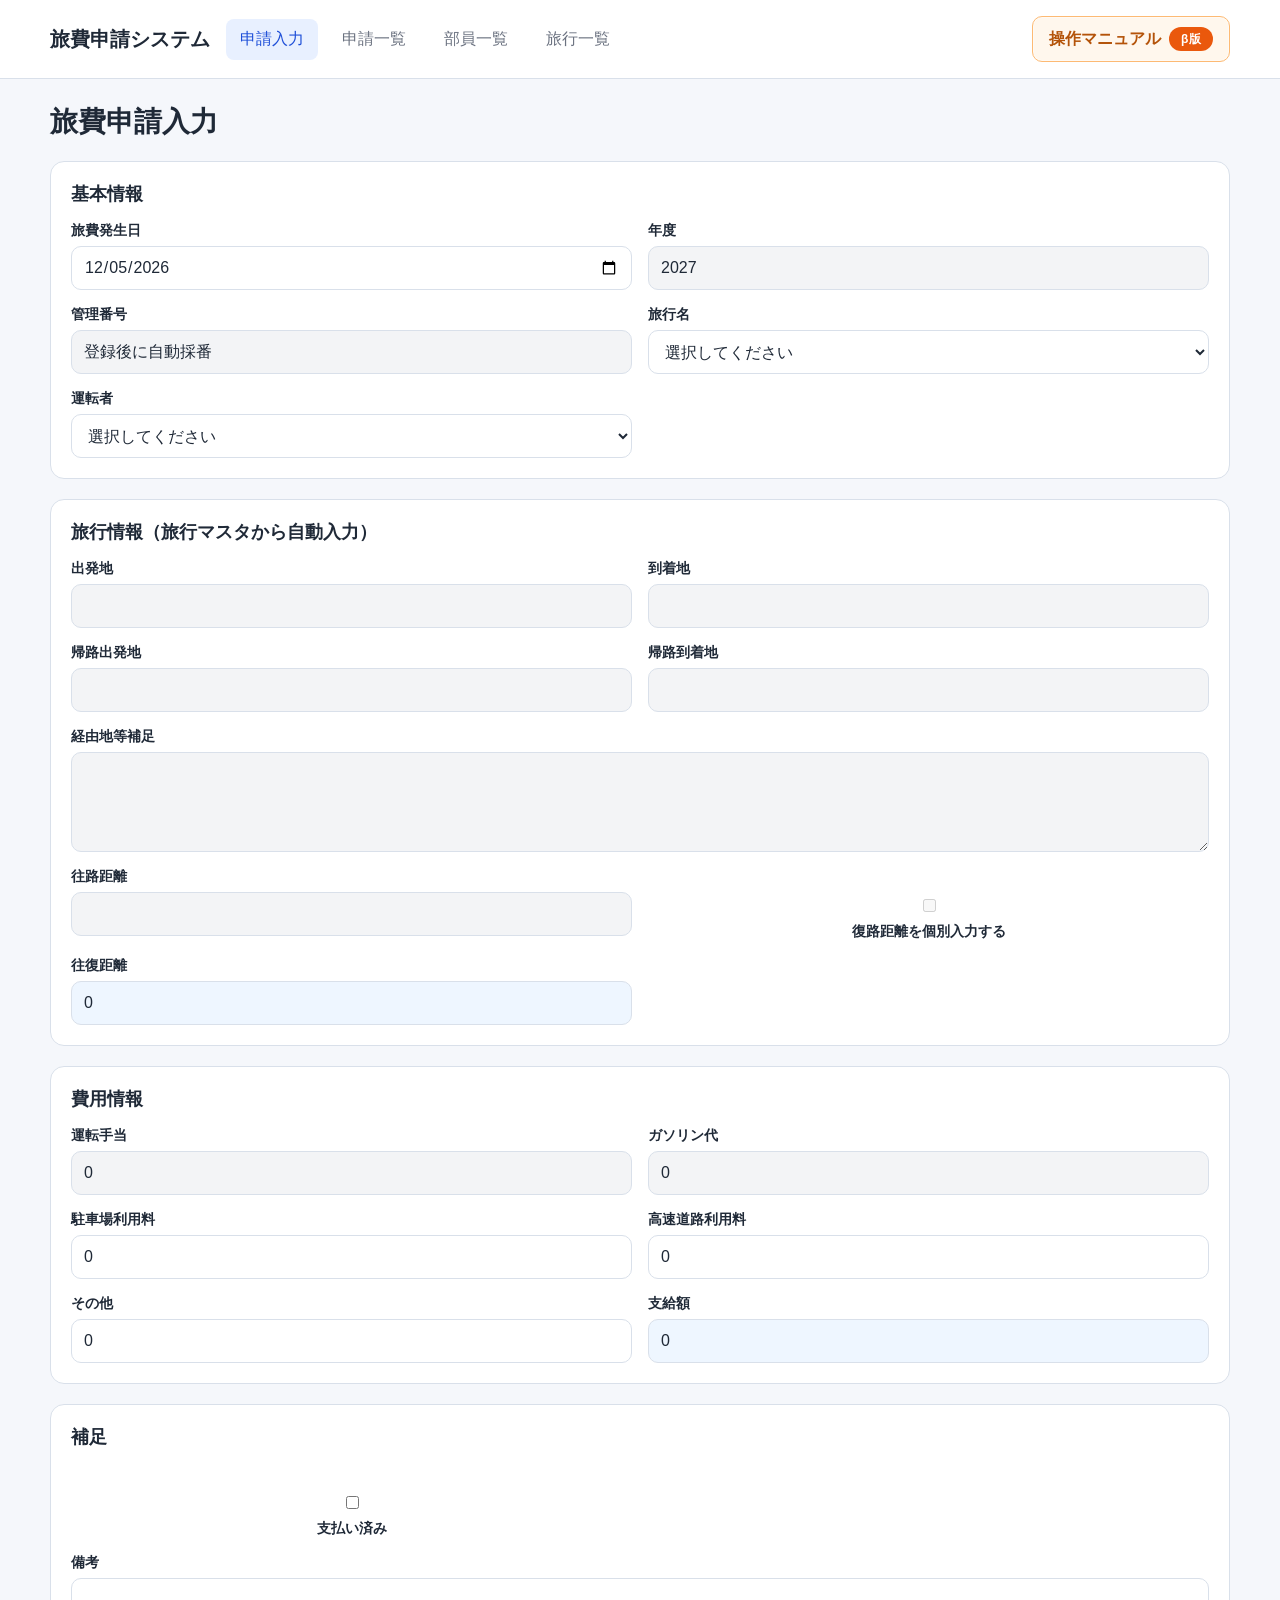
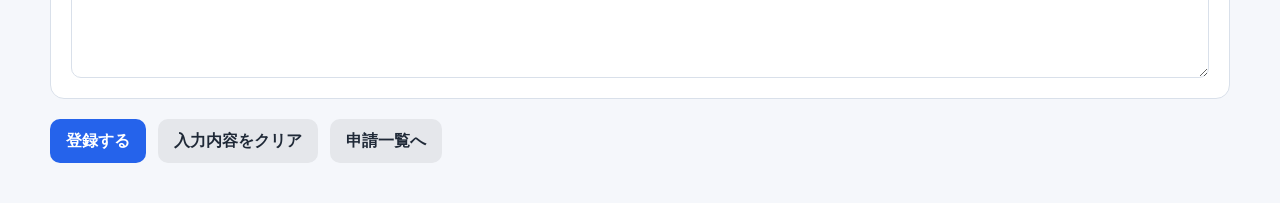
<file: index.html>
<!DOCTYPE html>
<html lang="ja">
<head>
  <meta charset="UTF-8" />
  <meta name="viewport" content="width=device-width, initial-scale=1.0" />
  <title>旅費申請入力</title>
  <link rel="stylesheet" href="css/style.css" />
</head>
<body>
  <div id="loadingOverlay" class="loading-overlay show">
    <div class="loading-panel">
      <div class="loading-spinner"></div>
      <div id="loadingOverlayText">画面を読み込み中...</div>
    </div>
  </div>
  <header class="site-header">
    <div class="container site-header-inner">
      <div class="site-title">旅費申請システム</div>
      <nav class="nav">
        <a href="index.html" class="active">申請入力</a>
        <a href="list.html">申請一覧</a>
        <a href="members.html">部員一覧</a>
        <a href="trips.html">旅行一覧</a>
      </nav><a href="manual.html" class="button-link manual-beta-button"><span class="manual-beta-label">操作マニュアル</span><span class="manual-beta-badge">β版</span></a>
    </div>
  </header>

  <main class="page">
    <div class="container">
      <h1 class="page-title" id="pageTitle">旅費申請入力</h1>
      <div id="message" class="message"></div>

      <form id="travelForm">
        <section class="card">
          <h2 class="card-title">基本情報</h2>
          <div class="grid grid-2">
            <div class="field"><label for="travelDate">旅費発生日</label><input type="date" id="travelDate" required /></div>
            <div class="field"><label for="fiscalYear">年度</label><input type="text" id="fiscalYear" readonly /></div>
            <div class="field"><label for="controlNo">管理番号</label><input type="text" id="controlNo" readonly /></div>
            <div class="field"><label for="tripName">旅行名</label><select id="tripName" required><option value="">選択してください</option></select></div>
            <div class="field"><label for="driverName">運転者</label><select id="driverName" required><option value="">選択してください</option></select></div>
          </div>
        </section>

        <section class="card">
          <h2 class="card-title">旅行情報（旅行マスタから自動入力）</h2>
          <div class="grid grid-2">
            <div class="field"><label for="departureFrom">出発地</label><input type="text" id="departureFrom" readonly /></div>
            <div class="field"><label for="arrivalTo">到着地</label><input type="text" id="arrivalTo" readonly /></div>
            <div class="field"><label for="returnFrom">帰路出発地</label><input type="text" id="returnFrom" readonly /></div>
            <div class="field"><label for="returnTo">帰路到着地</label><input type="text" id="returnTo" readonly /></div>
            <div class="field field-span-2"><label for="routeNote">経由地等補足</label><textarea id="routeNote" readonly></textarea></div>
            <div class="field"><label for="outboundDistance">往路距離</label><input type="number" id="outboundDistance" step="0.1" min="0" readonly /></div>
            <div class="field inline-check"><input type="checkbox" id="separateReturn" disabled /><label for="separateReturn">復路距離を個別入力する</label></div>
            <div class="field hidden" id="returnDistanceField"><label for="returnDistance">復路距離</label><input type="number" id="returnDistance" step="0.1" min="0" readonly /></div>
            <div class="field"><label for="roundTripDistance">往復距離</label><input type="number" id="roundTripDistance" class="amount-box" readonly /></div>
          </div>
        </section>

        <section class="card">
          <h2 class="card-title">費用情報</h2>
          <div class="grid grid-2">
            <div class="field"><label for="driverAllowance">運転手当</label><input type="number" id="driverAllowance" readonly /></div>
            <div class="field"><label for="gasolineFee">ガソリン代</label><input type="number" id="gasolineFee" readonly /></div>
            <div class="field"><label for="parkingFee">駐車場利用料</label><input type="number" id="parkingFee" min="0" step="1" value="0" /></div>
            <div class="field"><label for="tollFee">高速道路利用料</label><input type="number" id="tollFee" min="0" step="1" value="0" /></div>
            <div class="field"><label for="otherFee">その他</label><input type="number" id="otherFee" min="0" step="1" value="0" /></div>
            <div class="field hidden" id="otherDetailField"><label for="otherDetail">その他内容</label><input type="text" id="otherDetail" /></div>
            <div class="field"><label for="paymentAmount">支給額</label><input type="number" id="paymentAmount" class="amount-box" readonly /></div>
          </div>
          <p class="note hidden" id="manualFeeNote">往復距離の四捨五入値が301km以上の場合、運転手当とガソリン代は手入力です。</p>
        </section>

        <section class="card">
          <h2 class="card-title">補足</h2>
          <div class="grid grid-2">
            <div class="field inline-check"><input type="checkbox" id="paidFlag" /><label for="paidFlag">支払い済み</label></div>
            <div></div>
            <div class="field field-span-2"><label for="remarks">備考</label><textarea id="remarks"></textarea></div>
          </div>
        </section>

        <div class="button-row">
          <button type="submit" class="primary" id="submitButton">登録する</button>
          <button type="button" class="secondary" id="clearButton">入力内容をクリア</button>
          <a href="list.html" class="button-link secondary">申請一覧へ</a>
        </div>
      </form>
    </div>
  </main>

  <script src="js/config.js"></script>
  <script src="js/api.js"></script>
  <script src="js/common.js"></script>
  <script src="js/index.js"></script>
</body>
</html>
</file>
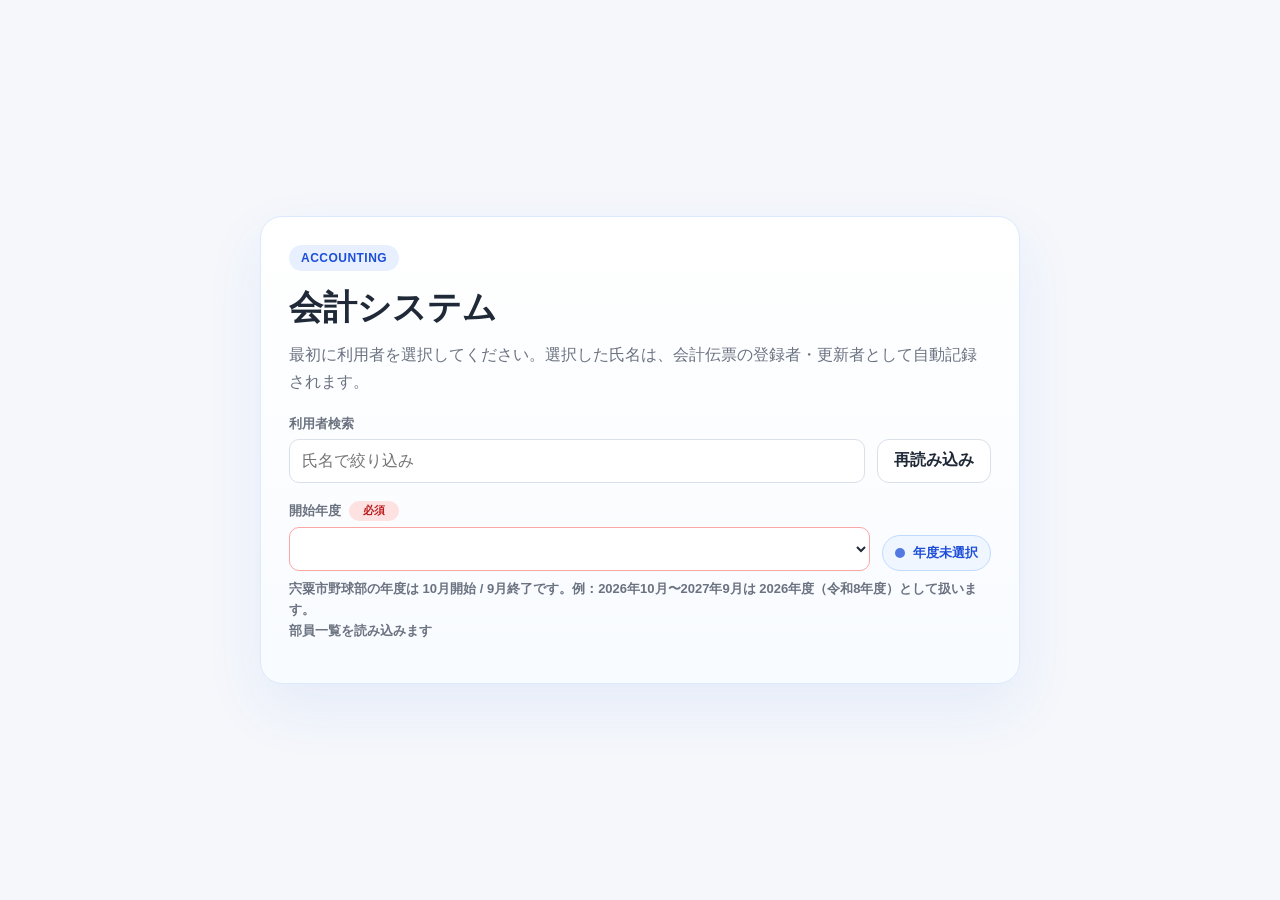
<file: accounting-ui/index.html>
<!DOCTYPE html>
<html lang="ja">
<head>
  <meta charset="UTF-8" />
  <meta name="viewport" content="width=device-width, initial-scale=1.0" />
  <title>宍粟市野球部 会計システム</title>
  <link rel="stylesheet" href="./css/accounting.css" />
</head>
<body>
  <div id="loadingOverlay" class="loading-overlay hidden">
    <div class="loading-panel">
      <div class="loading-spinner"></div>
      <div id="loadingText">読み込み中...</div>
    </div>
  </div>

  <div id="toast" class="toast hidden"></div>

  <section id="userSelectScreen" class="startup-screen">
    <div class="startup-card">
      <div class="startup-badge">Accounting</div>
      <h1>会計システム</h1>
      <p class="startup-lead">最初に利用者を選択してください。選択した氏名は、会計伝票の登録者・更新者として自動記録されます。</p>

      <div class="user-select-toolbar">
        <label class="field grow-field">
          <span>利用者検索</span>
          <input type="text" id="userSearchInput" placeholder="氏名で絞り込み" />
        </label>
        <button id="reloadUsersButton" class="button secondary" type="button">再読み込み</button>
      </div>

      <div id="userListStatus" class="inline-note">部員一覧を読み込みます</div>
      <div id="userList" class="user-list"></div>
    </div>
  </section>

  <div id="appShell" class="app-shell hidden">
    <header class="site-header">
      <div class="container site-header-inner">
        <div>
          <div class="site-title">宍粟市野球部 会計システム</div>
          <div class="site-subtitle">旅費申請システムとは別UI / 共通DB運用</div>
        </div>

        <div class="header-actions">
          <div class="current-user-box">
            <span class="label">現在ユーザー</span>
            <strong id="currentUserName">未選択</strong>
          </div>
          <button id="switchUserButton" class="button secondary" type="button">利用者切替</button>
        </div>
      </div>
    </header>

    <div class="container layout">
      <aside class="sidebar card">
        <div class="sidebar-title">メニュー</div>
        <nav class="side-nav">
          <button class="side-nav-button active" data-page="home" type="button">ホーム</button>
          <button class="side-nav-button" data-page="expenses" type="button">支出伝票一覧</button>
          <button class="side-nav-button" data-page="expense-form" type="button">支出伝票登録</button>
          <button class="side-nav-button" data-page="incomes" type="button">収入伝票一覧</button>
          <button class="side-nav-button" data-page="income-form" type="button">収入伝票登録</button>
          <button class="side-nav-button" data-page="members" type="button">部員一覧</button>
          <button class="side-nav-button" data-page="subjects" type="button">科目一覧</button>
          <button class="side-nav-button" data-page="budget" type="button">予算書</button>
        </nav>
      </aside>

      <main class="content-area">
        <section id="page-home" class="page-section active">
          <div class="page-head">
            <div>
              <h2 class="page-title">ホーム</h2>
              <p class="page-description">対象年度の支出・収入サマリーと、各伝票の登録・一覧確認への導線を表示します。</p>
            </div>
            <div class="page-actions">
              <label class="field compact-field">
                <span>対象年度</span>
                <select id="homeFiscalYear"></select>
              </label>
              <button id="refreshHomeButton" class="button primary" type="button">更新</button>
            </div>
          </div>

          <div class="summary-grid">
            <article class="summary-card">
              <div class="summary-label">支出合計</div>
              <div id="homeExpenseTotal" class="summary-value">0 円</div>
            </article>
            <article class="summary-card income">
              <div class="summary-label">収入合計</div>
              <div id="homeIncomeTotal" class="summary-value">0 円</div>
            </article>
            <article class="summary-card balance">
              <div class="summary-label">収支差額（収入合計 - 支出合計）</div>
              <div id="homeBalanceTotal" class="summary-value">0 円</div>
            </article>
          </div>

          <div class="card quick-card">
            <div class="card-title">クイックアクション</div>
            <div class="button-row wrap-actions">
              <button id="goExpensesButton" class="button primary" type="button">支出伝票一覧へ</button>
              <button id="goExpenseCreateButton" class="button success" type="button">支出伝票を新規登録</button>
              <button id="goIncomesButton" class="button primary income-action" type="button">収入伝票一覧へ</button>
              <button id="goIncomeCreateButton" class="button success income-action" type="button">収入伝票を新規登録</button>
              <button id="openTravelTransferFromHome" class="button secondary" type="button">旅費申請から転記</button>
              <button id="openSwitchUserFromHome" class="button secondary" type="button">利用者を切り替える</button>
            </div>
          </div>
        </section>

        <section id="page-expenses" class="page-section">
          <div class="page-head">
            <div>
              <h2 class="page-title">支出伝票一覧</h2>
              <p class="page-description">支出伝票の検索・確認画面です。選択した伝票は右側で詳細確認し、そのまま編集・削除できます。</p>
            </div>
            <div class="page-actions wrap-actions">
              <label class="field compact-field">
                <span>年度</span>
                <select id="expenseFiscalYear"></select>
              </label>
              <label class="field compact-field grow-field">
                <span>キーワード</span>
                <input type="text" id="expenseKeyword" placeholder="伝票番号 / 科目 / 摘要 / 支払先" />
              </label>
              <button id="searchExpensesButton" class="button primary" type="button">検索</button>
              <button id="openExpenseCreateButton" class="button success" type="button">新規登録</button>
              <button id="openTravelTransferButton" class="button secondary" type="button">旅費申請から転記</button>
            </div>
          </div>

          <div class="content-grid">
            <div class="card table-card">
              <div class="card-title-row">
                <div class="card-title">支出伝票一覧</div>
                <div id="expenseCountLabel" class="inline-note">0件</div>
              </div>
              <div class="table-wrap">
                <table>
                  <thead>
                    <tr>
                      <th>伝票番号</th>
                      <th>年度</th>
                      <th>科目名</th>
                      <th>支出日</th>
                      <th class="text-right">支出金額</th>
                      <th>摘要</th>
                      <th>支払先</th>
                      <th>証憑</th>
                    </tr>
                  </thead>
                  <tbody id="expenseTableBody">
                    <tr>
                      <td colspan="8" class="empty-cell">データを読み込んでください</td>
                    </tr>
                  </tbody>
                </table>
              </div>
            </div>

            <aside class="card detail-card">
              <div class="card-title-row">
                <div class="card-title">伝票詳細</div>
                <div class="button-row tight-row">
                  <button id="editExpenseButton" class="button secondary small" type="button" disabled>編集</button>
                  <button id="deleteExpenseButton" class="button danger small" type="button" disabled>削除</button>
                </div>
              </div>
              <div id="expenseDetailEmpty" class="empty-detail">一覧から伝票を選択してください。</div>

              <div id="expenseDetailBody" class="detail-body hidden">
                <div class="detail-grid">
                  <div class="detail-item"><span>伝票番号</span><strong id="detailVoucherNo">-</strong></div>
                  <div class="detail-item"><span>年度</span><strong id="detailFiscalYear">-</strong></div>
                  <div class="detail-item"><span>科目コード</span><strong id="detailSubjectCode">-</strong></div>
                  <div class="detail-item"><span>科目名</span><strong id="detailSubjectName">-</strong></div>
                  <div class="detail-item"><span>支出日</span><strong id="detailExpenseDate">-</strong></div>
                  <div class="detail-item span-2"><span>摘要</span><strong id="detailSummary">-</strong></div>
                  <div class="detail-item span-2"><span>支払先</span><strong id="detailPayee">-</strong></div>
                  <div class="detail-item"><span>支出金額</span><strong id="detailAmount">-</strong></div>
                  <div class="detail-item"><span>関連旅費管理番号</span><strong id="detailTravelControlNo">-</strong></div>
                  <div class="detail-item span-2"><span>備考</span><strong id="detailNote">-</strong></div>
                  <div class="detail-item"><span>登録者</span><strong id="detailCreatedBy">-</strong></div>
                  <div class="detail-item"><span>更新者</span><strong id="detailUpdatedBy">-</strong></div>
                  <div class="detail-item"><span>登録日時</span><strong id="detailCreatedAt">-</strong></div>
                  <div class="detail-item"><span>更新日時</span><strong id="detailUpdatedAt">-</strong></div>
                </div>

                <div class="evidence-box">
                  <div class="evidence-head">
                    <div>
                      <div class="evidence-title">証憑プレビュー</div>
                      <div id="evidenceMeta" class="inline-note">証憑なし</div>
                    </div>
                    <a id="evidenceOpenLink" class="text-link hidden" target="_blank" rel="noopener noreferrer">別タブで開く</a>
                  </div>
                  <div id="evidencePreview" class="evidence-preview empty-preview">証憑が登録されていません。</div>
                </div>
              </div>
            </aside>
          </div>
        </section>


        <section id="page-incomes" class="page-section">
          <div class="page-head">
            <div>
              <h2 class="page-title">収入伝票一覧</h2>
              <p class="page-description">収入伝票の検索・確認画面です。選択した伝票は右側で詳細確認し、そのまま編集・削除できます。</p>
            </div>
            <div class="page-actions wrap-actions">
              <label class="field compact-field">
                <span>年度</span>
                <select id="incomeFiscalYear"></select>
              </label>
              <label class="field compact-field grow-field">
                <span>キーワード</span>
                <input type="text" id="incomeKeyword" placeholder="伝票番号 / 科目 / 摘要 / 入金元" />
              </label>
              <button id="searchIncomesButton" class="button primary" type="button">検索</button>
              <button id="openIncomeCreateButton" class="button success" type="button">新規登録</button>
            </div>
          </div>

          <div class="content-grid">
            <div class="card table-card">
              <div class="card-title-row">
                <div class="card-title">収入伝票一覧</div>
                <div id="incomeCountLabel" class="inline-note">0件</div>
              </div>
              <div class="table-wrap">
                <table>
                  <thead>
                    <tr>
                      <th>伝票番号</th>
                      <th>年度</th>
                      <th>科目名</th>
                      <th>収入日</th>
                      <th class="text-right">収入金額</th>
                      <th>摘要</th>
                      <th>入金元</th>
                      <th>証憑</th>
                    </tr>
                  </thead>
                  <tbody id="incomeTableBody">
                    <tr>
                      <td colspan="8" class="empty-cell">データを読み込んでください</td>
                    </tr>
                  </tbody>
                </table>
              </div>
            </div>

            <aside class="card detail-card">
              <div class="card-title-row">
                <div class="card-title">伝票詳細</div>
                <div class="button-row tight-row">
                  <button id="editIncomeButton" class="button secondary small" type="button" disabled>編集</button>
                  <button id="deleteIncomeButton" class="button danger small" type="button" disabled>削除</button>
                </div>
              </div>
              <div id="incomeDetailEmpty" class="empty-detail">一覧から伝票を選択してください。</div>

              <div id="incomeDetailBody" class="detail-body hidden">
                <div class="detail-grid">
                  <div class="detail-item"><span>伝票番号</span><strong id="incomeDetailVoucherNo">-</strong></div>
                  <div class="detail-item"><span>年度</span><strong id="incomeDetailFiscalYear">-</strong></div>
                  <div class="detail-item"><span>科目コード</span><strong id="incomeDetailSubjectCode">-</strong></div>
                  <div class="detail-item"><span>科目名</span><strong id="incomeDetailSubjectName">-</strong></div>
                  <div class="detail-item"><span>収入日</span><strong id="incomeDetailDate">-</strong></div>
                  <div class="detail-item span-2"><span>摘要</span><strong id="incomeDetailSummary">-</strong></div>
                  <div class="detail-item span-2"><span>入金元</span><strong id="incomeDetailPayer">-</strong></div>
                  <div class="detail-item"><span>収入金額</span><strong id="incomeDetailAmount">-</strong></div>
                  <div class="detail-item span-2"><span>備考</span><strong id="incomeDetailNote">-</strong></div>
                  <div class="detail-item"><span>登録者</span><strong id="incomeDetailCreatedBy">-</strong></div>
                  <div class="detail-item"><span>更新者</span><strong id="incomeDetailUpdatedBy">-</strong></div>
                  <div class="detail-item"><span>登録日時</span><strong id="incomeDetailCreatedAt">-</strong></div>
                  <div class="detail-item"><span>更新日時</span><strong id="incomeDetailUpdatedAt">-</strong></div>
                </div>

                <div class="evidence-box">
                  <div class="evidence-head">
                    <div>
                      <div class="evidence-title">証憑プレビュー</div>
                      <div id="incomeEvidenceMeta" class="inline-note">証憑なし</div>
                    </div>
                    <a id="incomeEvidenceOpenLink" class="text-link hidden" target="_blank" rel="noopener noreferrer">別タブで開く</a>
                  </div>
                  <div id="incomeEvidencePreview" class="evidence-preview empty-preview">証憑が登録されていません。</div>
                </div>
              </div>
            </aside>
          </div>
        </section>


        <section id="page-members" class="page-section">
          <div class="page-head">
            <div>
              <h2 class="page-title">部員一覧</h2>
              <p class="page-description">会計システムで利用する部員マスタを確認・追加・編集・削除できます。ここで変更した内容は利用者選択にも反映されます。</p>
            </div>
            <div class="page-actions wrap-actions">
              <label class="field compact-field grow-field">
                <span>氏名検索</span>
                <input type="text" id="memberKeyword" placeholder="氏名で絞り込み" />
              </label>
              <button id="searchMembersButton" class="button primary" type="button">検索</button>
              <button id="reloadMembersButton" class="button secondary" type="button">再読み込み</button>
              <button id="saveMemberOrderButton" class="button secondary" type="button" disabled>並び順を保存</button>
              <button id="resetMemberOrderButton" class="button secondary" type="button" disabled>元に戻す</button>
              <button id="openMemberCreateButton" class="button success" type="button">新規登録</button>
            </div>
          </div>

          <div class="content-grid narrow-detail-grid">
            <div class="card table-card">
              <div class="card-title-row member-table-head-row">
                <div>
                  <div class="card-title">部員一覧</div>
                  <div id="memberOrderStatus" class="inline-note">ドラッグ＆ドロップで並び替えできます。保存するとスプレッドシートの順番も更新されます。</div>
                </div>
                <div id="memberCountLabel" class="inline-note">0件</div>
              </div>
              <div class="table-wrap simple-table-wrap">
                <table class="simple-table member-table">
                  <thead>
                    <tr>
                      <th class="member-drag-col">移動</th>
                      <th>氏名</th>
                    </tr>
                  </thead>
                  <tbody id="memberTableBody">
                    <tr>
                      <td class="empty-cell">データを読み込んでください</td>
                    </tr>
                  </tbody>
                </table>
              </div>
            </div>

            <aside class="card detail-card">
              <div class="card-title-row">
                <div class="card-title">部員詳細</div>
                <div class="button-row tight-row">
                  <button id="editMemberButton" class="button secondary small" type="button" disabled>編集</button>
                  <button id="deleteMemberButton" class="button danger small" type="button" disabled>削除</button>
                </div>
              </div>
              <div id="memberDetailEmpty" class="empty-detail">一覧から部員を選択してください。</div>
              <div id="memberDetailBody" class="detail-body hidden">
                <div class="detail-grid one-column-grid">
                  <div class="detail-item">
                    <span>氏名</span>
                    <strong id="memberDetailName">-</strong>
                  </div>
                  <div class="detail-item">
                    <span>利用メモ</span>
                    <strong>利用者選択・登録者名・更新者名に使用されます</strong>
                  </div>
                </div>
              </div>
            </aside>
          </div>
        </section>

        <section id="page-subjects" class="page-section">
          <div class="page-head">
            <div>
              <h2 class="page-title">科目一覧</h2>
              <p class="page-description">支出・収入の科目マスタを確認・追加・編集・削除できます。無効科目も一覧表示します。</p>
            </div>
            <div class="page-actions wrap-actions">
              <label class="field compact-field">
                <span>収支区分</span>
                <select id="subjectTypeFilter">
                  <option value="">すべて</option>
                  <option value="支出">支出</option>
                  <option value="収入">収入</option>
                </select>
              </label>
              <label class="field compact-field grow-field">
                <span>キーワード</span>
                <input type="text" id="subjectKeyword" placeholder="科目コード / 科目名 / 備考" />
              </label>
              <button id="searchSubjectsButton" class="button primary" type="button">検索</button>
              <button id="reloadSubjectsButton" class="button secondary" type="button">再読み込み</button>
              <button id="openSubjectCreateButton" class="button success" type="button">新規登録</button>
            </div>
          </div>

          <div class="content-grid">
            <div class="card table-card">
              <div class="card-title-row">
                <div class="card-title">科目一覧</div>
                <div id="subjectCountLabel" class="inline-note">0件</div>
              </div>
              <div class="table-wrap">
                <table>
                  <thead>
                    <tr>
                      <th>科目コード</th>
                      <th>科目名</th>
                      <th>収支区分</th>
                      <th class="text-right">表示順</th>
                      <th>使用可否</th>
                      <th>備考</th>
                    </tr>
                  </thead>
                  <tbody id="subjectTableBody">
                    <tr>
                      <td colspan="6" class="empty-cell">データを読み込んでください</td>
                    </tr>
                  </tbody>
                </table>
              </div>
            </div>

            <aside class="card detail-card">
              <div class="card-title-row">
                <div class="card-title">科目詳細</div>
                <div class="button-row tight-row">
                  <button id="editSubjectButton" class="button secondary small" type="button" disabled>編集</button>
                  <button id="deleteSubjectButton" class="button danger small" type="button" disabled>削除</button>
                </div>
              </div>
              <div id="subjectDetailEmpty" class="empty-detail">一覧から科目を選択してください。</div>
              <div id="subjectDetailBody" class="detail-body hidden">
                <div class="detail-grid">
                  <div class="detail-item"><span>科目コード</span><strong id="subjectDetailCode">-</strong></div>
                  <div class="detail-item"><span>科目名</span><strong id="subjectDetailName">-</strong></div>
                  <div class="detail-item"><span>収支区分</span><strong id="subjectDetailType">-</strong></div>
                  <div class="detail-item"><span>表示順</span><strong id="subjectDetailSortOrder">-</strong></div>
                  <div class="detail-item"><span>使用可否</span><strong id="subjectDetailEnabled">-</strong></div>
                  <div class="detail-item span-2"><span>備考</span><strong id="subjectDetailNote">-</strong></div>
                </div>
              </div>
            </aside>
          </div>
        </section>

        <section id="page-income-form" class="page-section">
          <div class="page-head">
            <div>
              <h2 id="incomeFormTitle" class="page-title">収入伝票登録</h2>
              <p class="page-description">収入伝票を登録し、証憑を同時に添付できます。</p>
              <div class="required-legend"><span class="required-badge">必須</span> の付いた項目は入力必須です</div>
            </div>
            <div class="page-actions wrap-actions">
              <button id="backToIncomeListButton" class="button secondary" type="button">一覧へ戻る</button>
              <button id="resetIncomeFormButton" class="button secondary" type="button">入力をリセット</button>
              <button id="saveIncomeButton" class="button success" type="button">保存</button>
            </div>
          </div>

          <div class="card form-card">
            <div class="form-grid">
              <label class="field compact-field readonly-field">
                <span>伝票番号</span>
                <input type="text" id="incomeFormVoucherNo" placeholder="新規登録時は自動採番" readonly />
              </label>
              <label class="field compact-field required-field">
                <span>年度</span>
                <select id="incomeFormFiscalYear" required></select>
              </label>
              <label class="field compact-field required-field">
                <span>収入日</span>
                <input type="date" id="incomeFormDate" required />
              </label>
              <label class="field compact-field required-field">
                <span>科目</span>
                <select id="incomeFormSubjectSelect" required></select>
              </label>
              <label class="field compact-field span-2 required-field">
                <span>摘要</span>
                <input type="text" id="incomeFormSummary" placeholder="例：部費収入" required />
              </label>
              <label class="field compact-field required-field">
                <span>入金元</span>
                <input type="text" id="incomeFormPayer" placeholder="例：部員 / 補助金交付元" required />
              </label>
              <label class="field compact-field required-field">
                <span>収入金額</span>
                <input type="number" id="incomeFormAmount" min="1" step="1" placeholder="0" required />
              </label>
              <label class="field compact-field span-2">
                <span>備考</span>
                <textarea id="incomeFormNote" rows="4" placeholder="補足があれば入力"></textarea>
              </label>
            </div>

            <div class="form-separator"></div>

            <div class="card-title">証憑添付</div>
            <div class="upload-grid">
              <div>
                <label class="field compact-field">
                  <span>証憑ファイル</span>
                  <input type="file" id="incomeFormEvidenceFile" accept="application/pdf,image/jpeg,image/png" />
                </label>
                <div class="inline-note">PDF / JPG / PNG、最大5MB</div>
                <label class="check-row" id="incomeRemoveEvidenceRow">
                  <input type="checkbox" id="incomeRemoveEvidenceCheckbox" />
                  <span>既存証憑を削除する</span>
                </label>
              </div>
              <div class="attachment-box">
                <div class="attachment-title">現在の証憑</div>
                <div id="incomeFormEvidenceMeta" class="inline-note">未添付</div>
                <a id="incomeFormEvidenceOpenLink" class="text-link hidden" target="_blank" rel="noopener noreferrer">別タブで開く</a>
              </div>
            </div>

            <div class="form-separator"></div>

            <div class="form-footer button-row wrap-actions">
              <button id="saveIncomeButtonBottom" class="button success" type="button">保存</button>
            </div>
          </div>
        </section>


        <section id="page-budget" class="page-section">
          <div class="page-head">
            <div>
              <h2 class="page-title">予算書</h2>
              <p class="page-description">年度ごとの予算を、科目単位で管理します。予算額のみ入力し、前年度予算額と前年度決算額を参照できます。</p>
            </div>
            <div class="page-actions wrap-actions">
              <label class="field compact-field required-field">
                <span>年度</span>
                <select id="budgetFiscalYear" required></select>
              </label>
              <label class="field compact-field">
                <span>収支区分</span>
                <select id="budgetTypeFilter">
                  <option value="">すべて</option>
                  <option value="支出">支出</option>
                  <option value="収入">収入</option>
                </select>
              </label>
              <button id="reloadBudgetButton" class="button secondary" type="button">再読み込み</button>
              <button id="exportBudgetPdfButton" class="button primary" type="button">PDF出力</button>
              <button id="saveBudgetButton" class="button success" type="button">保存</button>
            </div>
          </div>

          <div class="summary-grid budget-summary-grid">
            <article class="summary-card budget-expense">
              <div class="summary-label">前年度収入額合計</div>
              <div id="budgetTotalAmount" class="summary-value">0 円</div>
            </article>
            <article class="summary-card budget-actual">
              <div class="summary-label">前年度支出額合計</div>
              <div id="budgetActualAmount" class="summary-value">0 円</div>
            </article>
            <article class="summary-card balance">
              <div class="summary-label">差引額</div>
              <div id="budgetDiffAmount" class="summary-value">0 円</div>
            </article>
          </div>

          <div id="budgetPdfResult" class="card budget-pdf-result hidden"></div>

          <div class="card table-card budget-table-card">
            <div class="card-title-row">
              <div>
                <div class="card-title">予算明細</div>
                <div class="inline-note">予算額と備考を編集して保存できます。前年度予算額と前年度決算額は自動表示です。</div>
              </div>
              <div id="budgetCountLabel" class="inline-note">0件</div>
            </div>
            <div class="table-wrap budget-table-wrap">
              <table class="budget-table">
                <thead>
                  <tr>
                    <th>収支区分</th>
                    <th>科目コード</th>
                    <th>科目名</th>
                    <th class="text-right">予算額</th>
                    <th class="text-right">前年度予算額</th>
                    <th class="text-right">前年度決算額</th>
                    <th>備考</th>
                  </tr>
                </thead>
                <tbody id="budgetTableBody">
                  <tr>
                    <td colspan="7" class="empty-cell">データを読み込んでください</td>
                  </tr>
                </tbody>
              </table>
            </div>
          </div>
        </section>

        <section id="page-expense-form" class="page-section">
          <div class="page-head">
            <div>
              <h2 id="expenseFormTitle" class="page-title">支出伝票登録</h2>
              <p class="page-description">手入力または旅費申請から転記して、証憑を同時に添付できます。</p>
              <div class="required-legend"><span class="required-badge">必須</span> の付いた項目は入力必須です</div>
            </div>
            <div class="page-actions wrap-actions">
              <button id="backToExpenseListButton" class="button secondary" type="button">一覧へ戻る</button>
              <button id="resetExpenseFormButton" class="button secondary" type="button">入力をリセット</button>
              <button id="openTravelTransferFromForm" class="button secondary" type="button">旅費申請から転記</button>
              <button id="saveExpenseButton" class="button success" type="button">保存</button>
            </div>
          </div>

          <div class="card form-card">
            <div class="form-grid">
              <label class="field compact-field readonly-field">
                <span>伝票番号</span>
                <input type="text" id="formVoucherNo" placeholder="新規登録時は自動採番" readonly />
              </label>
              <label class="field compact-field required-field">
                <span>年度</span>
                <select id="formFiscalYear" required></select>
              </label>
              <label class="field compact-field required-field">
                <span>支出日</span>
                <input type="date" id="formExpenseDate" required />
              </label>
              <label class="field compact-field required-field">
                <span>科目</span>
                <select id="formSubjectSelect" required></select>
              </label>
              <label class="field compact-field span-2 required-field">
                <span>摘要</span>
                <input type="text" id="formSummary" placeholder="例：大会遠征交通費" required />
              </label>
              <label class="field compact-field required-field">
                <span>支払先</span>
                <input type="text" id="formPayee" placeholder="例：山田 太郎" required />
              </label>
              <label class="field compact-field required-field">
                <span>支出金額</span>
                <input type="number" id="formAmount" min="1" step="1" placeholder="0" required />
              </label>
              <label class="field compact-field">
                <span>関連旅費管理番号</span>
                <input type="text" id="formRelatedTravelControlNo" placeholder="旅費転記時に自動設定" readonly />
              </label>
              <label class="field compact-field span-2">
                <span>備考</span>
                <textarea id="formNote" rows="4" placeholder="補足があれば入力"></textarea>
              </label>
            </div>

            <div class="form-separator"></div>

            <div class="card-title">証憑添付</div>
            <div class="upload-grid">
              <div>
                <label class="field compact-field">
                  <span>証憑ファイル</span>
                  <input type="file" id="formEvidenceFile" accept="application/pdf,image/jpeg,image/png" />
                </label>
                <div class="inline-note">PDF / JPG / PNG、最大5MB</div>
                <label class="check-row" id="removeEvidenceRow">
                  <input type="checkbox" id="removeEvidenceCheckbox" />
                  <span>既存証憑を削除する</span>
                </label>
              </div>
              <div class="attachment-box">
                <div class="attachment-title">現在の証憑</div>
                <div id="formEvidenceMeta" class="inline-note">未添付</div>
                <a id="formEvidenceOpenLink" class="text-link hidden" target="_blank" rel="noopener noreferrer">別タブで開く</a>
              </div>
            </div>

            <div class="form-separator"></div>

            <div class="form-footer button-row wrap-actions">
              <button id="saveExpenseButtonBottom" class="button success" type="button">保存</button>
            </div>
          </div>
        </section>
      </main>
    </div>
  </div>

  <div id="switchUserModal" class="modal hidden">
    <div class="modal-backdrop" data-close-modal="switchUserModal"></div>
    <div class="modal-dialog">
      <div class="modal-header">
        <h3>利用者切替</h3>
        <button class="icon-button" type="button" data-close-modal="switchUserModal">×</button>
      </div>
      <div class="modal-body">
        <label class="field">
          <span>利用者検索</span>
          <input type="text" id="switchUserSearchInput" placeholder="氏名で絞り込み" />
        </label>
        <div id="switchUserList" class="user-list compact"></div>
      </div>
    </div>
  </div>

  <div id="travelTransferModal" class="modal hidden">
    <div class="modal-backdrop" data-close-modal="travelTransferModal"></div>
    <div class="modal-dialog wide-dialog">
      <div class="modal-header">
        <h3>旅費申請から転記</h3>
        <button class="icon-button" type="button" data-close-modal="travelTransferModal">×</button>
      </div>
      <div class="modal-body">
        <p class="inline-note modal-note">対象の旅費申請を選択すると、支出伝票登録フォームへ内容を取り込みます。証憑は取り込み後にこの会計画面で添付できます。</p>
        <div class="modal-toolbar wrap-actions">
          <label class="field compact-field">
            <span>年度</span>
            <select id="travelTransferFiscalYear"></select>
          </label>
          <label class="field compact-field grow-field">
            <span>キーワード</span>
            <input type="text" id="travelTransferKeyword" placeholder="管理番号 / 旅行名 / 運転者" />
          </label>
          <button id="searchTravelTransferButton" class="button primary" type="button">検索</button>
        </div>
        <div class="table-wrap modal-table-wrap">
          <table>
            <thead>
              <tr>
                <th>管理番号</th>
                <th>年度</th>
                <th>旅費発生日</th>
                <th>旅行名</th>
                <th>運転者</th>
                <th class="text-right">支給額</th>
                <th>旅費支払済</th>
                <th>会計転記状況</th>
                <th>操作</th>
              </tr>
            </thead>
            <tbody id="travelTransferTableBody">
              <tr>
                <td colspan="9" class="empty-cell">検索してください</td>
              </tr>
            </tbody>
          </table>
        </div>
      </div>
    </div>
  </div>


  <div id="memberFormModal" class="modal hidden">
    <div class="modal-backdrop" data-close-modal="memberFormModal"></div>
    <div class="modal-dialog">
      <div class="modal-header">
        <h3 id="memberFormModalTitle">部員登録</h3>
        <button class="icon-button" type="button" data-close-modal="memberFormModal">×</button>
      </div>
      <div class="modal-body">
        <div class="required-legend"><span class="required-badge">必須</span> の付いた項目は入力必須です</div>
        <div class="form-grid single-form-grid compact-modal-grid">
          <label class="field required-field">
            <span>氏名</span>
            <input type="text" id="memberFormName" placeholder="例：山田 太郎" required />
          </label>
        </div>
        <div class="form-footer button-row wrap-actions modal-footer-actions">
          <button id="memberFormSaveButton" class="button success" type="button">保存</button>
        </div>
      </div>
    </div>
  </div>

  <div id="subjectFormModal" class="modal hidden">
    <div class="modal-backdrop" data-close-modal="subjectFormModal"></div>
    <div class="modal-dialog wide-dialog">
      <div class="modal-header">
        <h3 id="subjectFormModalTitle">科目登録</h3>
        <button class="icon-button" type="button" data-close-modal="subjectFormModal">×</button>
      </div>
      <div class="modal-body">
        <div class="required-legend"><span class="required-badge">必須</span> の付いた項目は入力必須です</div>
        <div class="form-grid compact-modal-grid">
          <label class="field compact-field required-field readonly-field" id="subjectCodeReadonlyRow">
            <span>科目コード</span>
            <input type="text" id="subjectFormCode" placeholder="例：EXP010" />
          </label>
          <label class="field compact-field required-field">
            <span>科目名</span>
            <input type="text" id="subjectFormName" placeholder="例：旅費交通費" required />
          </label>
          <label class="field compact-field required-field">
            <span>収支区分</span>
            <select id="subjectFormType" required>
              <option value="">選択してください</option>
              <option value="支出">支出</option>
              <option value="収入">収入</option>
            </select>
          </label>
          <label class="field compact-field">
            <span>表示順</span>
            <input type="number" id="subjectFormSortOrder" min="0" step="1" placeholder="0" />
          </label>
          <label class="field compact-field span-2">
            <span>備考</span>
            <textarea id="subjectFormNote" rows="3" placeholder="補足があれば入力"></textarea>
          </label>
          <label class="check-row span-2 checkbox-panel">
            <input type="checkbox" id="subjectFormEnabled" checked />
            <span>使用可にする</span>
          </label>
        </div>
        <div class="form-footer button-row wrap-actions modal-footer-actions">
          <button id="subjectFormSaveButton" class="button success" type="button">保存</button>
        </div>
      </div>
    </div>
  </div>

  <script src="./js/accounting.js"></script>
</body>
</html>
</file>
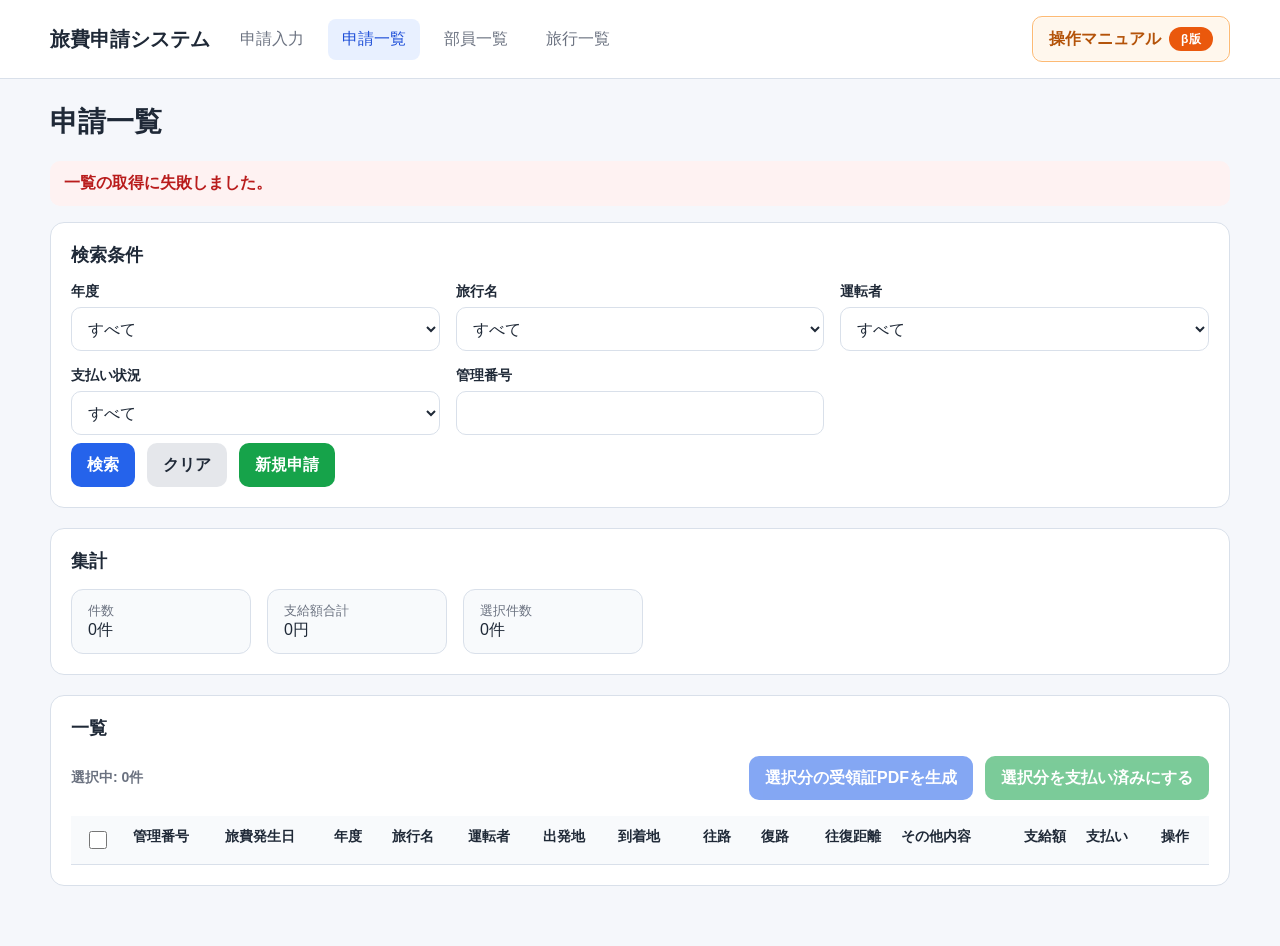
<file: list.html>
<!DOCTYPE html>
<html lang="ja">
<head>
  <meta charset="UTF-8" />
  <meta name="viewport" content="width=device-width, initial-scale=1.0" />
  <title>申請一覧</title>
  <link rel="stylesheet" href="css/style.css?v=20260519-receipt-sheet" />
</head>
<body>
  <div id="loadingOverlay" class="loading-overlay show">
    <div class="loading-panel">
      <div class="loading-spinner"></div>
      <div id="loadingOverlayText">画面を読み込み中...</div>
    </div>
  </div>
  <header class="site-header">
    <div class="container site-header-inner">
      <div class="site-title">旅費申請システム</div>
      <nav class="nav">
        <a href="index.html">申請入力</a>
        <a href="list.html" class="active">申請一覧</a>
        <a href="members.html">部員一覧</a>
        <a href="trips.html">旅行一覧</a>
      </nav><a href="manual.html" class="button-link manual-beta-button"><span class="manual-beta-label">操作マニュアル</span><span class="manual-beta-badge">β版</span></a>
    </div>
  </header>
  <main class="page">
    <div class="container">
      <h1 class="page-title">申請一覧</h1>
      <div id="message" class="message"></div>

      <section class="card">
        <h2 class="card-title">検索条件</h2>
        <div class="grid grid-3">
          <div class="field"><label for="filterFiscalYear">年度</label><select id="filterFiscalYear"><option value="">すべて</option></select></div>
          <div class="field"><label for="filterTripName">旅行名</label><select id="filterTripName"><option value="">すべて</option></select></div>
          <div class="field"><label for="filterDriverName">運転者</label><select id="filterDriverName"><option value="">すべて</option></select></div>
          <div class="field"><label for="filterPaidFlag">支払い状況</label><select id="filterPaidFlag"><option value="">すべて</option><option value="paid">支払い済み</option><option value="unpaid">未払い</option></select></div>
          <div class="field"><label for="filterControlNo">管理番号</label><input type="text" id="filterControlNo" /></div>
        </div>
        <div class="button-row">
          <button class="primary" type="button" id="searchButton">検索</button>
          <button class="secondary" type="button" id="clearSearchButton">クリア</button>
          <a href="index.html" class="button-link success">新規申請</a>
        </div>
      </section>

      <section class="card">
        <h2 class="card-title">集計</h2>
        <div class="summary-box">
          <div class="summary-item"><div class="note">件数</div><div id="summaryCount">0件</div></div>
          <div class="summary-item"><div class="note">支給額合計</div><div id="summaryTotal">0円</div></div>
          <div class="summary-item"><div class="note">選択件数</div><div id="selectedCount">0件</div></div>
        </div>
      </section>

      <section class="card">
        <h2 class="card-title">一覧</h2>
        <div class="selection-toolbar">
          <div class="selection-status" id="selectionStatus">選択中: 0件</div>
          <div class="button-row selection-actions">
            <button class="primary" type="button" id="generateReceiptPdfButton" disabled>選択分の受領証PDFを生成</button>
            <button class="success" type="button" id="markPaidButton" disabled>選択分を支払い済みにする</button>
          </div>
        </div>
        <div id="receiptResult" class="receipt-result hidden"></div>
        <div class="table-wrap">
          <table>
            <thead>
              <tr>
                <th class="checkbox-cell"><input type="checkbox" id="selectAllCheckbox" aria-label="すべて選択" /></th>
                <th>管理番号</th><th>旅費発生日</th><th>年度</th><th>旅行名</th><th>運転者</th><th>出発地</th><th>到着地</th><th class="text-right">往路</th><th class="text-right">復路</th><th class="text-right">往復距離</th><th>その他内容</th><th class="text-right">支給額</th><th>支払い</th><th>操作</th>
              </tr>
            </thead>
            <tbody id="travelTableBody"></tbody>
          </table>
        </div>
      </section>
    </div>
  </main>
  <script src="js/config.js?v=20260519-receipt-sheet"></script>
  <script src="js/api.js?v=20260519-receipt-sheet"></script>
  <script src="js/common.js?v=20260519-receipt-sheet"></script>
  <script src="js/list.js?v=20260519-receipt-sheet"></script>
</body>
</html>
</file>
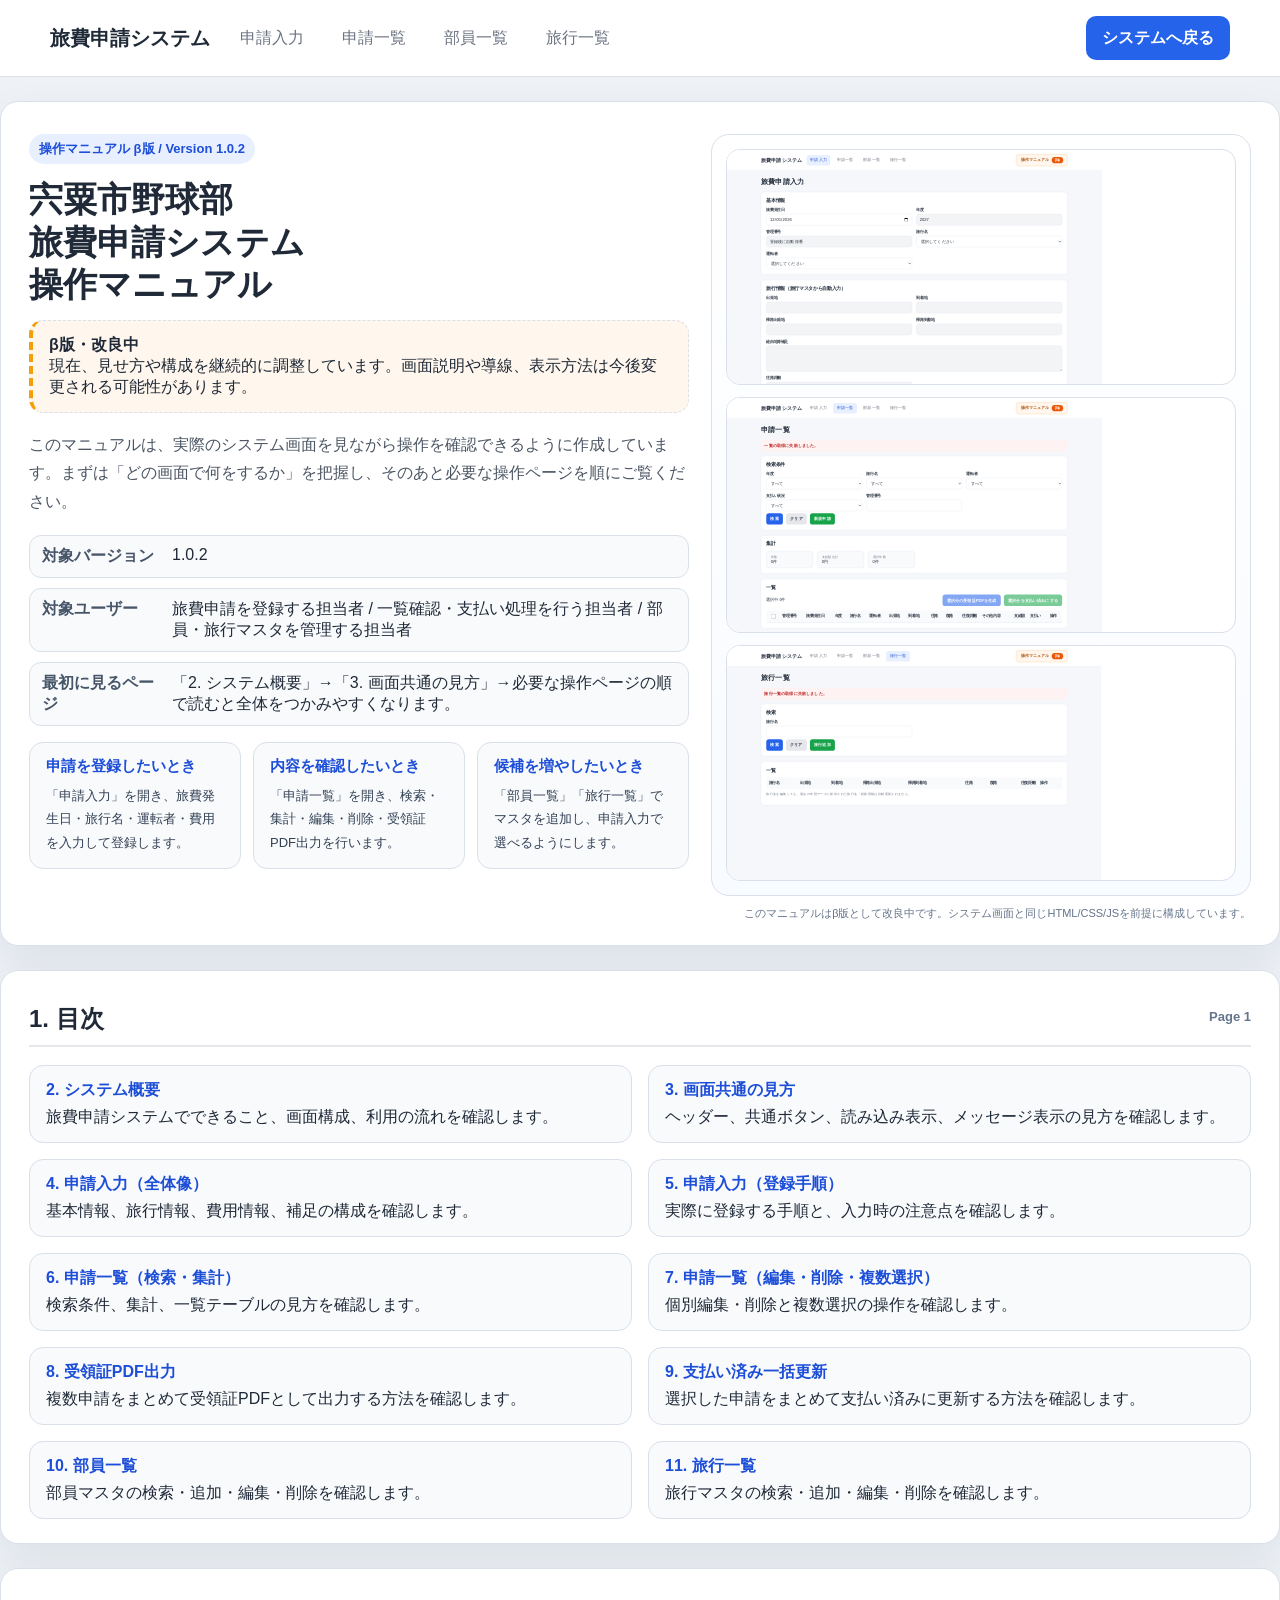
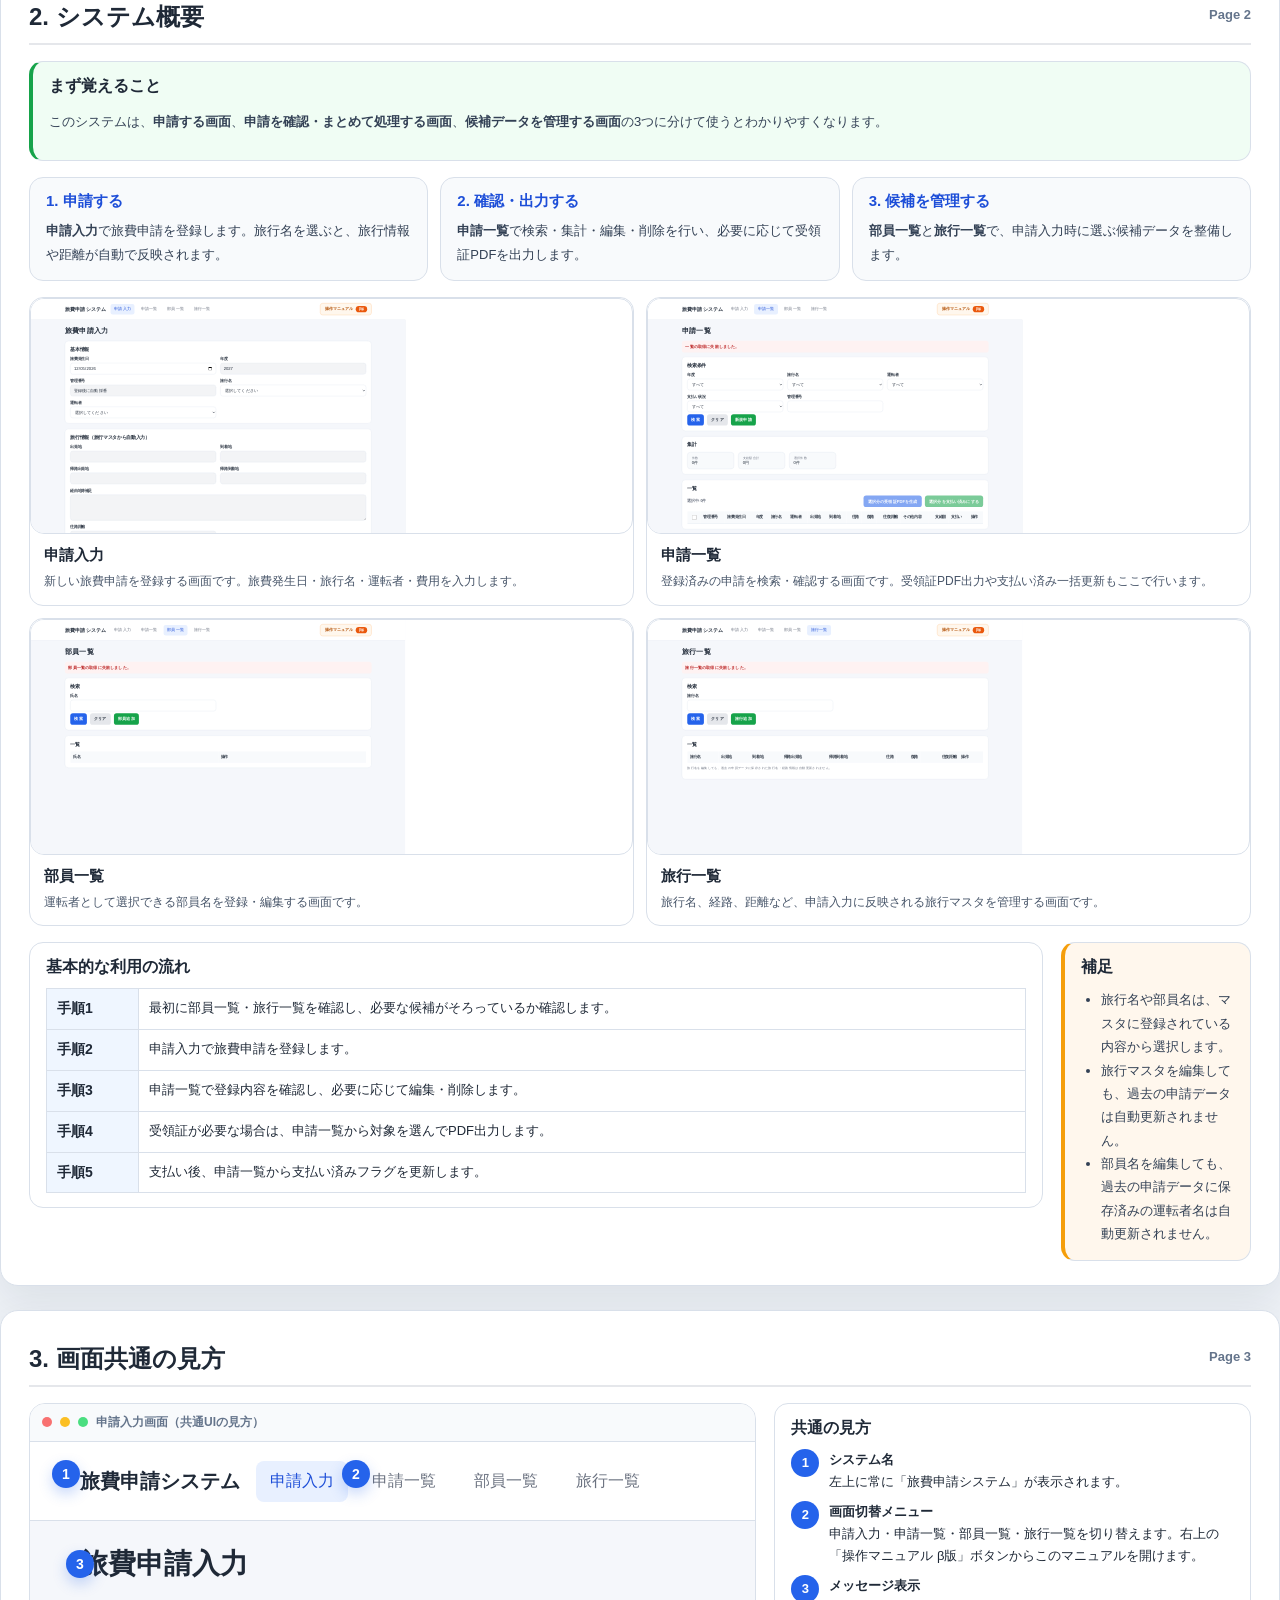
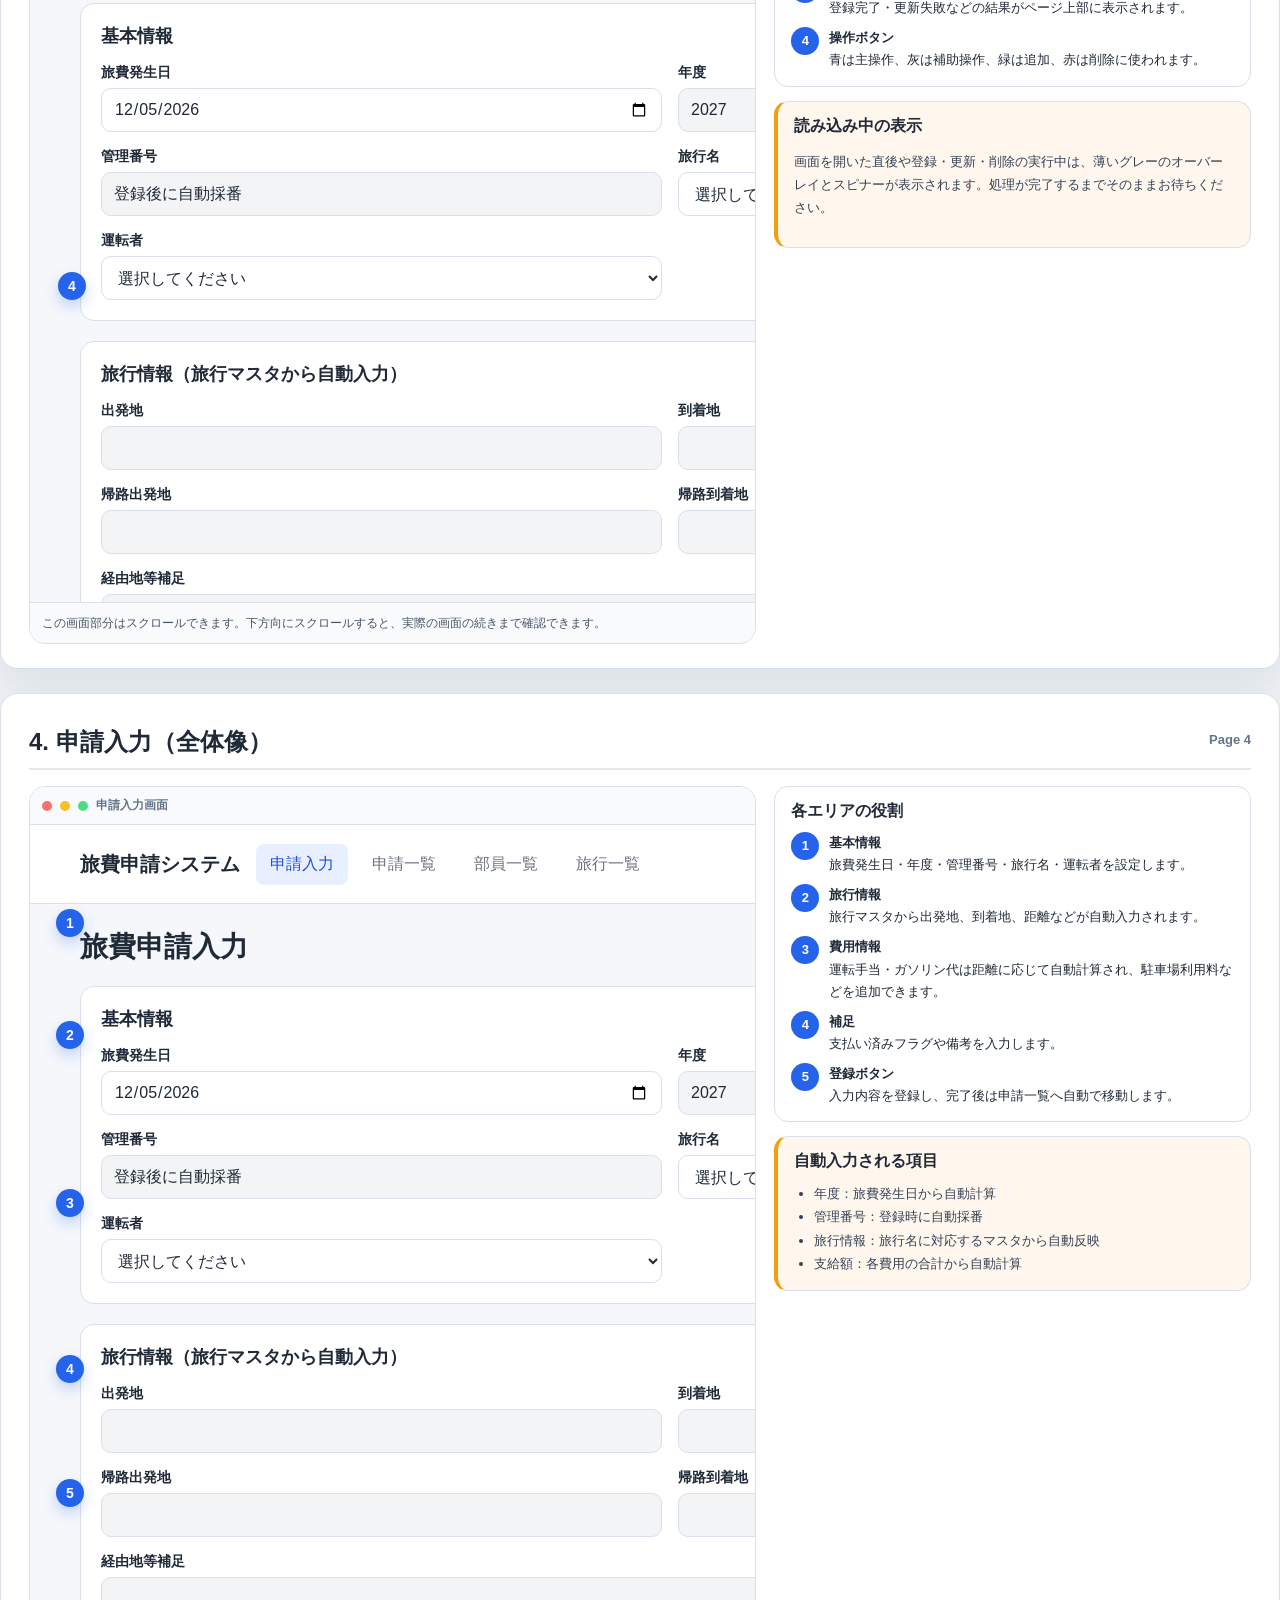
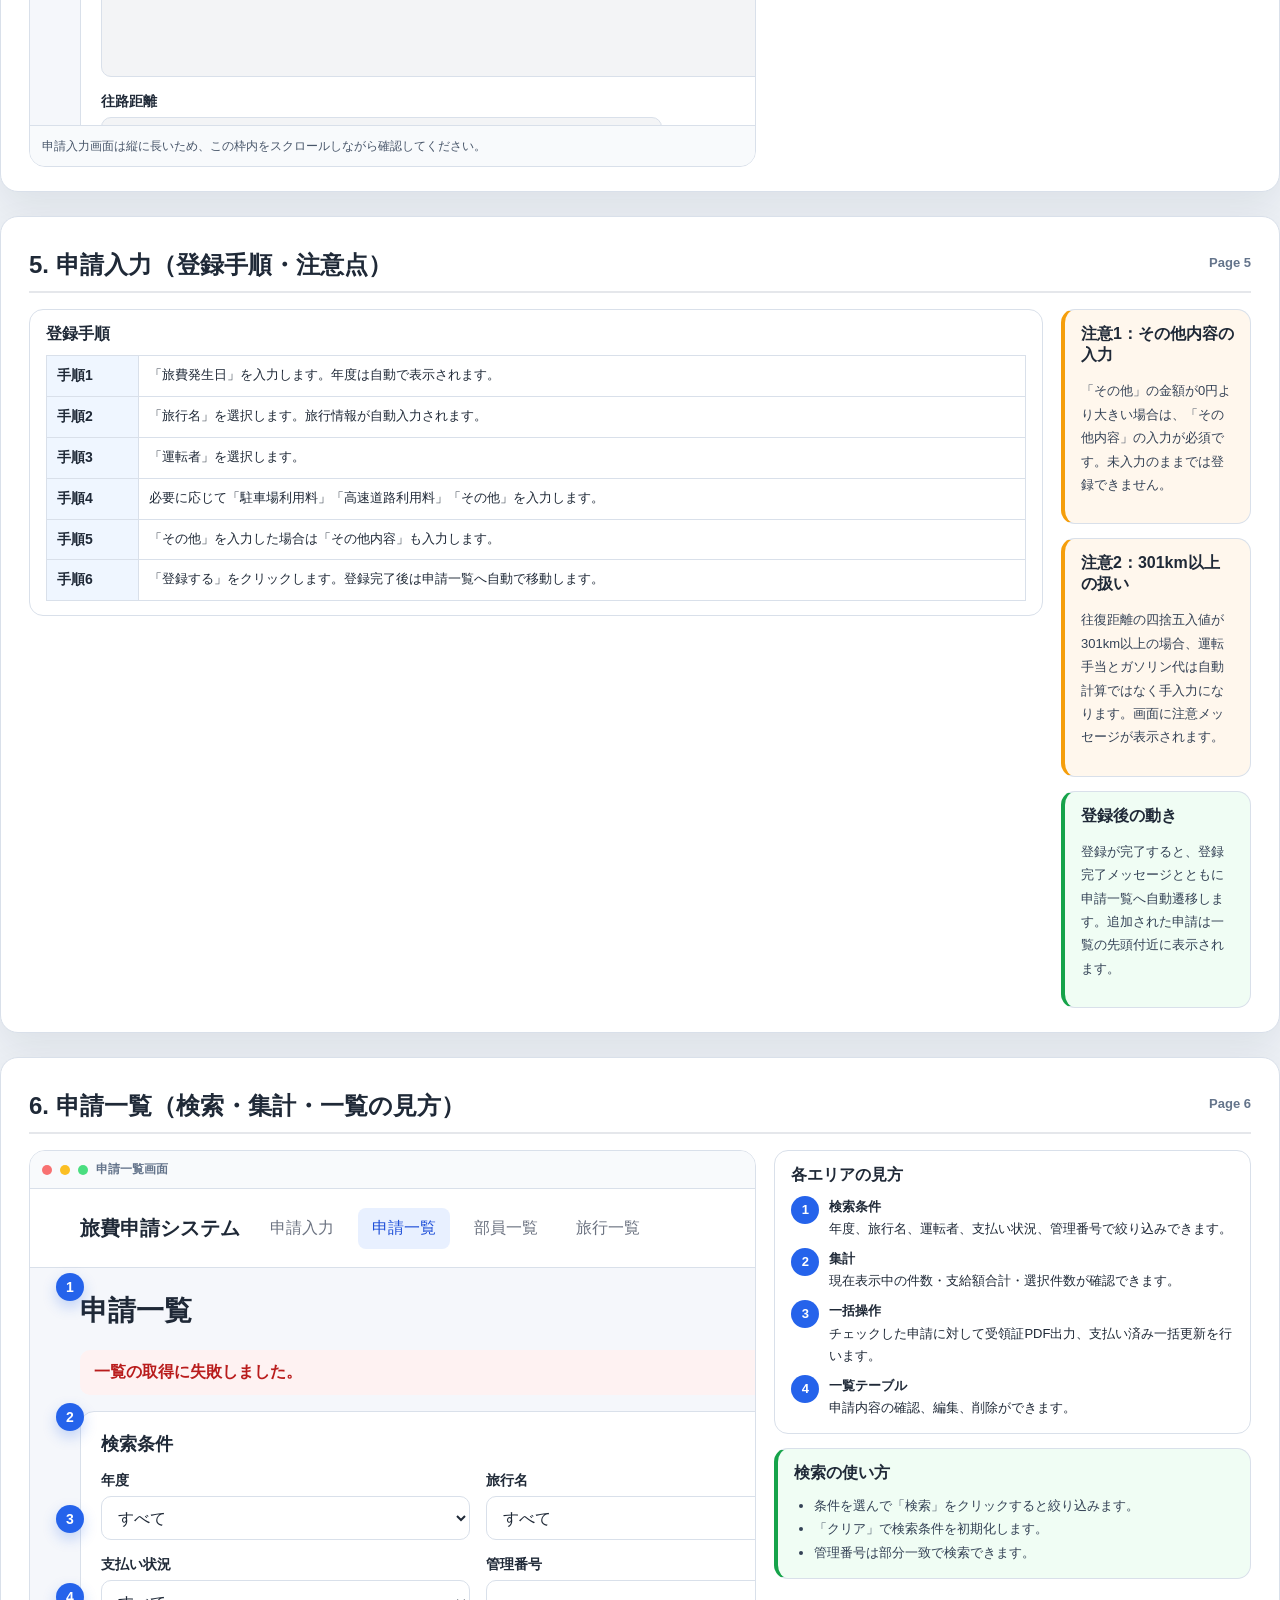
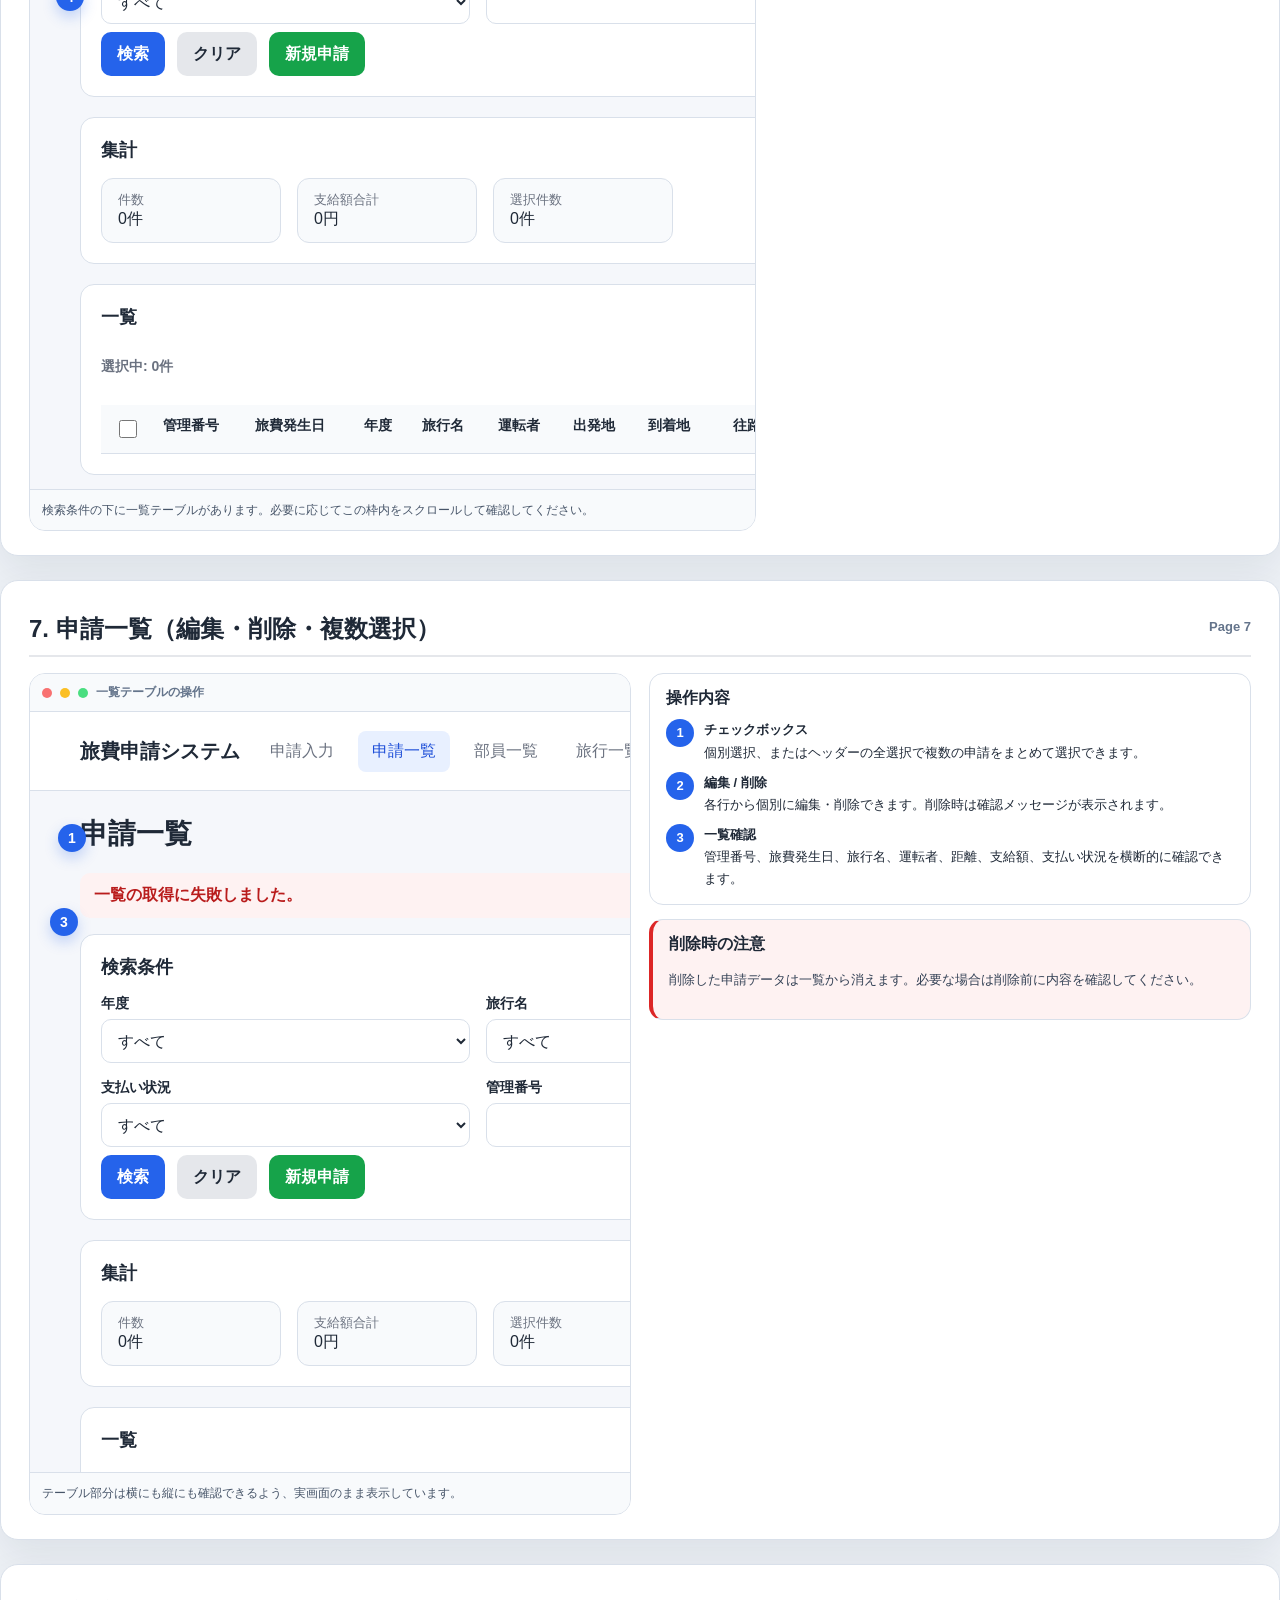
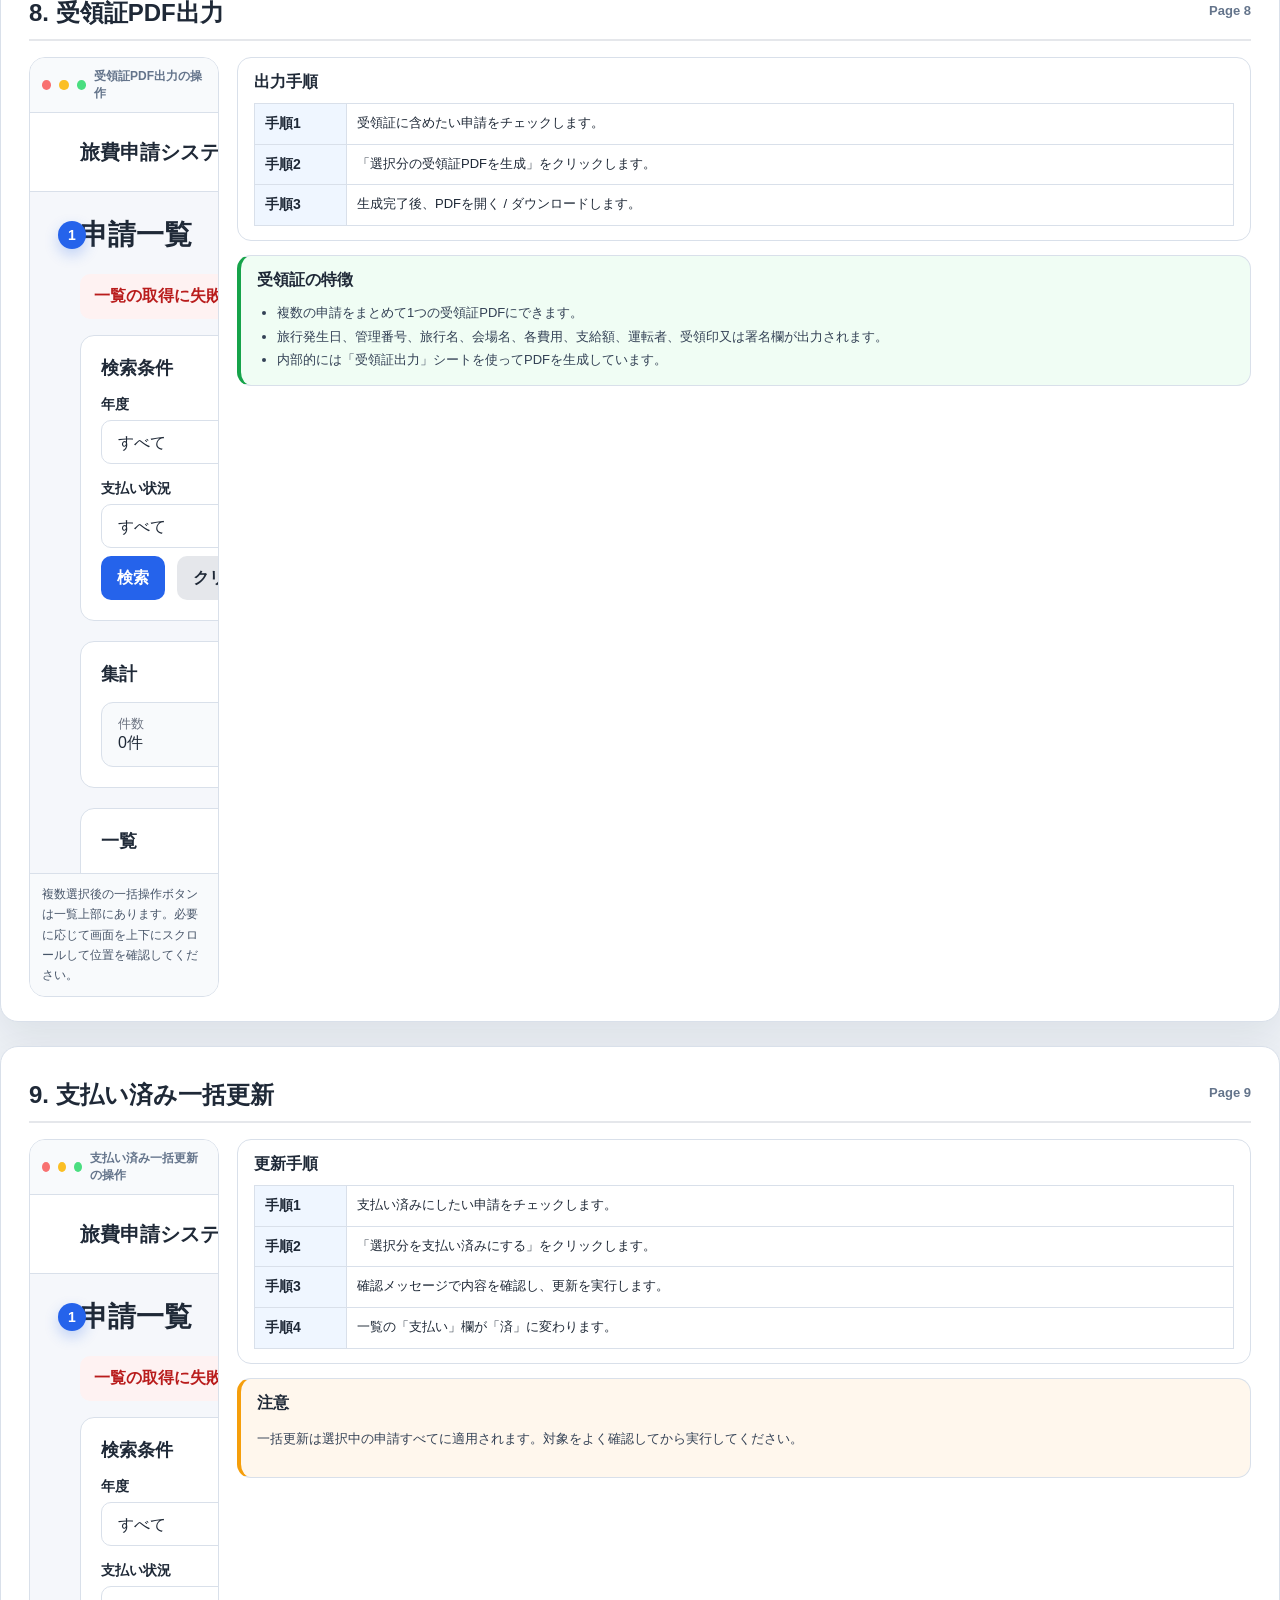
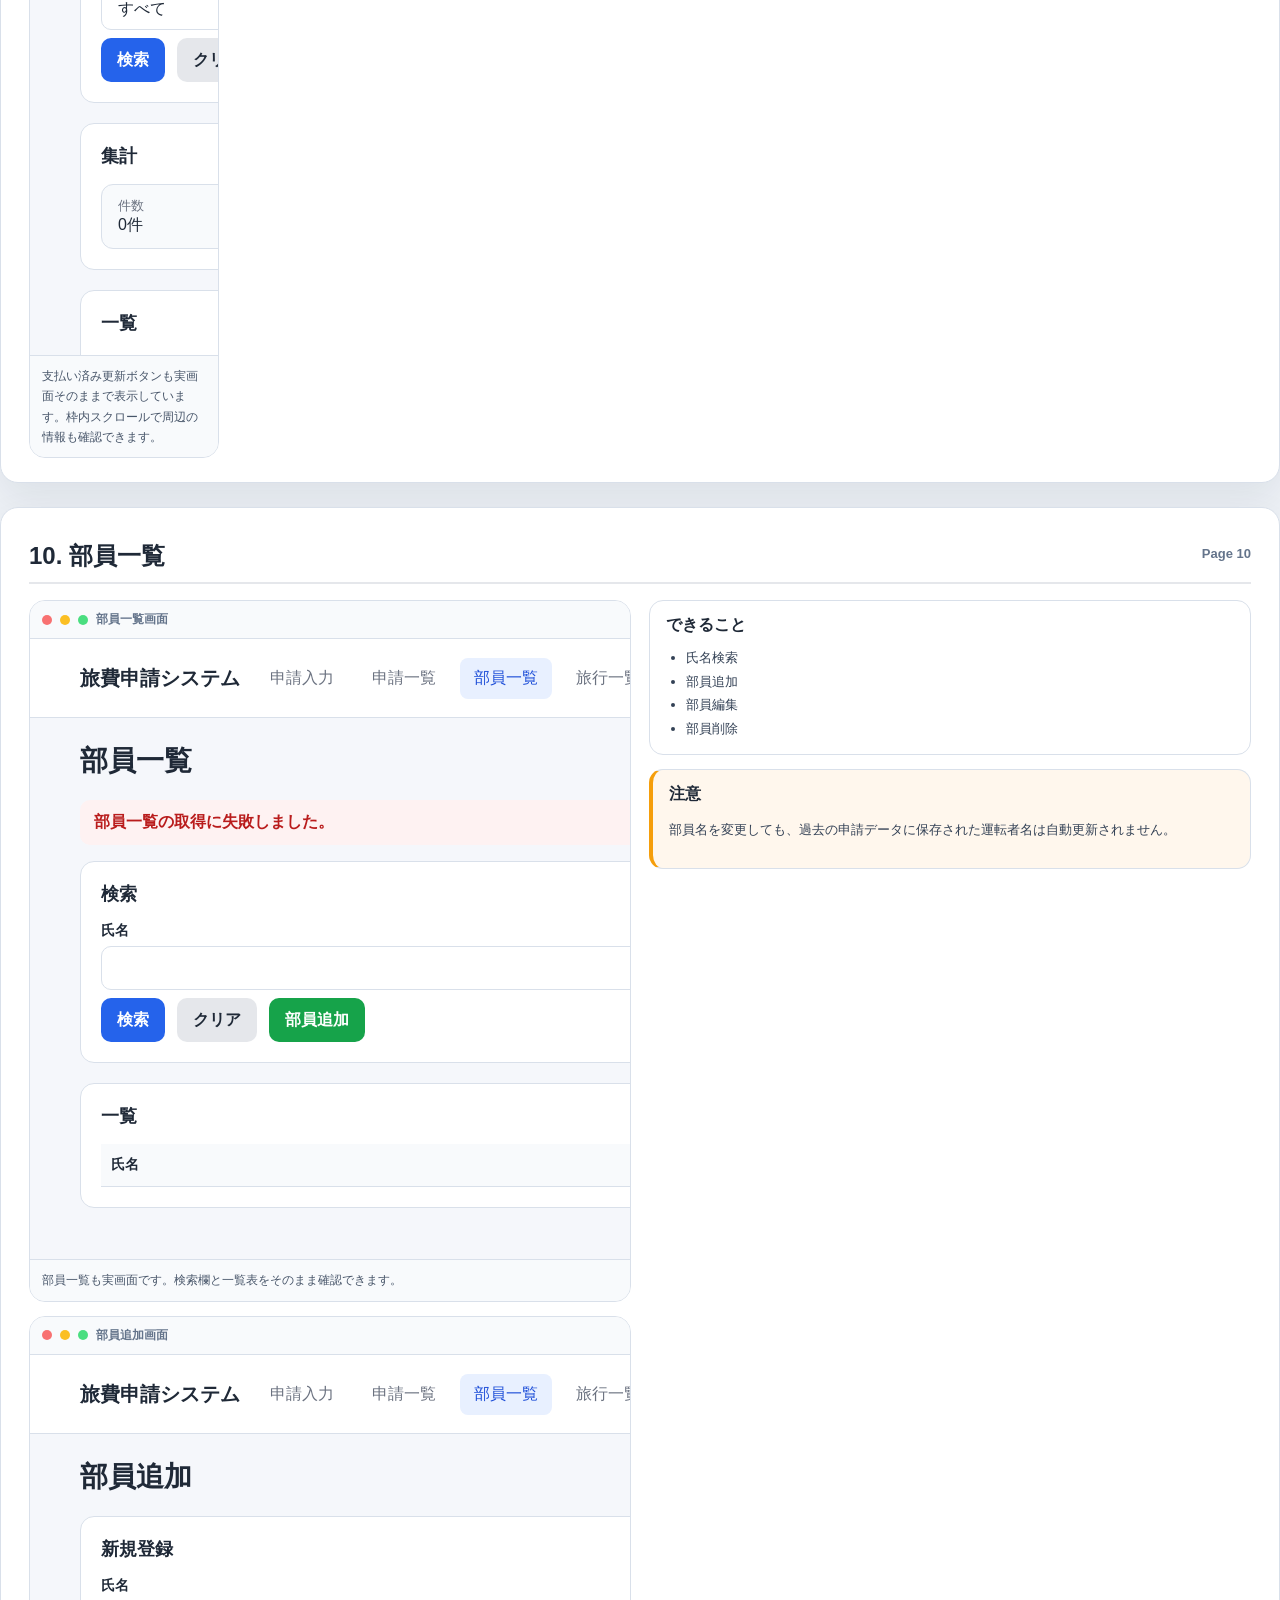
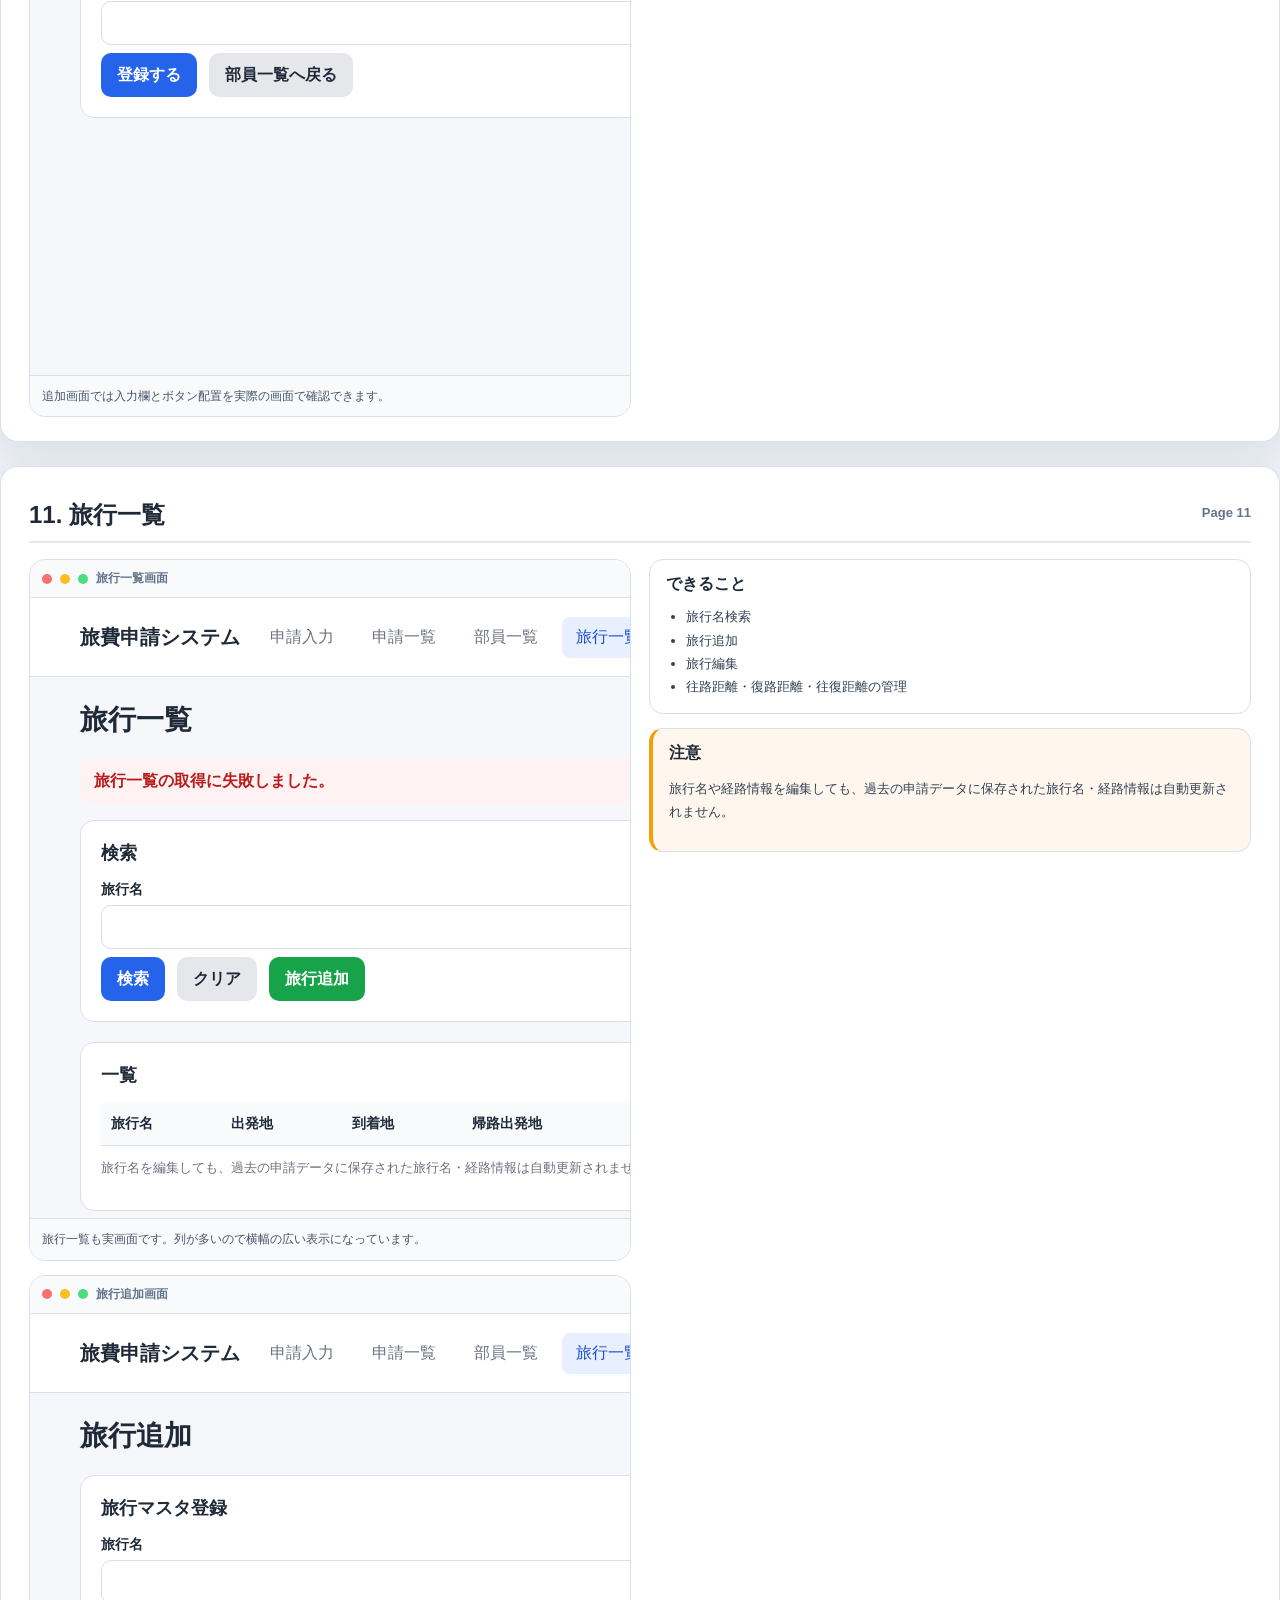
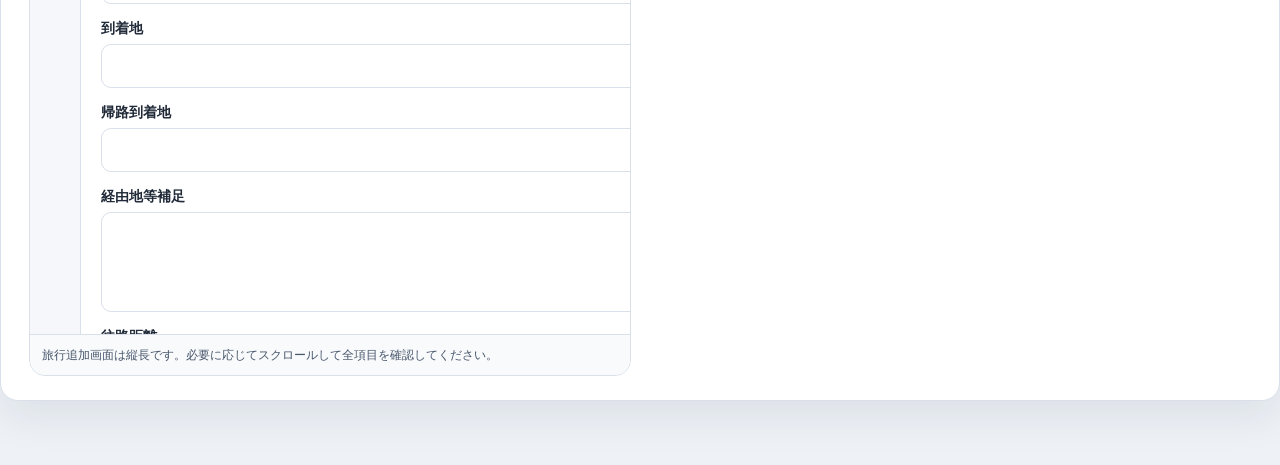
<file: manual.html>
<!DOCTYPE html>
<html lang="ja">
<head>
  <meta charset="UTF-8" />
  <meta name="viewport" content="width=device-width, initial-scale=1.0" />
  <title>操作マニュアル β版 | 旅費申請システム</title>
  <link rel="stylesheet" href="css/style.css" />
  <style>
    @page { margin: 12mm; }
    body.manual-body {
      background: #eef2f7;
    }
    .manual-page {
      padding: 24px 0 40px;
    }
    .manual-sheet {
      width: min(100%, 1440px);
      margin: 0 auto 24px;
      background: #ffffff;
      border: 1px solid #d9e0ea;
      border-radius: 18px;
      box-shadow: 0 16px 40px rgba(15, 23, 42, 0.08);
      padding: 32px 28px 24px;
    }
    .manual-sheet:last-child {
    }
    .manual-cover {
      display: grid;
      grid-template-columns: 1.1fr 0.9fr;
      gap: 22px;
      align-items: start;
    }
    .manual-kicker {
      display: inline-flex;
      align-items: center;
      gap: 8px;
      padding: 6px 10px;
      border-radius: 999px;
      background: #e8f0ff;
      color: #1d4ed8;
      font-weight: 700;
      font-size: 13px;
    }
    .manual-cover-title {
      font-size: 34px;
      line-height: 1.25;
      margin: 14px 0 10px;
    }
    .manual-cover-subtitle {
      font-size: 16px;
      color: #4b5563;
      line-height: 1.8;
      margin: 0 0 18px;
    }
    .manual-meta-list {
      display: grid;
      gap: 10px;
    }
    .manual-meta-item {
      display: grid;
      grid-template-columns: 120px 1fr;
      gap: 10px;
      padding: 10px 12px;
      border-radius: 12px;
      background: #f8fafc;
      border: 1px solid #d9e0ea;
    }
    .manual-meta-label {
      font-weight: 700;
      color: #475569;
    }
    .manual-preview-card {
      background: linear-gradient(180deg, #ffffff 0%, #f8fbff 100%);
      border: 1px solid #d9e0ea;
      border-radius: 18px;
      padding: 14px;
    }
    .manual-preview-stack {
      display: grid;
      gap: 12px;
    }
    .manual-mini-shot {
      border: 1px solid #d9e0ea;
      border-radius: 14px;
      overflow: hidden;
      background: #fff;
    }
    .manual-mini-shot iframe {
      width: 1440px;
      height: 900px;
      border: 0;
      transform: scale(0.26);
      transform-origin: top left;
      pointer-events: none;
      margin-bottom: -666px;
      margin-right: -1065px;
      display: block;
    }
    .manual-page-header {
      display: flex;
      justify-content: space-between;
      align-items: flex-start;
      gap: 16px;
      border-bottom: 2px solid #e5e7eb;
      padding-bottom: 10px;
      margin-bottom: 16px;
    }
    .manual-page-title {
      font-size: 24px;
      margin: 0;
    }
    .manual-page-number {
      color: #64748b;
      font-size: 13px;
      font-weight: 700;
      white-space: nowrap;
      padding-top: 6px;
    }
    .manual-toc {
      display: grid;
      grid-template-columns: repeat(2, minmax(0, 1fr));
      gap: 16px;
      margin-top: 18px;
    }
    .manual-toc-item {
      border: 1px solid #d9e0ea;
      border-radius: 14px;
      padding: 14px 16px;
      background: #f8fafc;
    }
    .manual-toc-item strong {
      display: block;
      margin-bottom: 6px;
      color: #1d4ed8;
    }
    .manual-grid {
      display: grid;
      grid-template-columns: 1.45fr 0.95fr;
      gap: 18px;
      align-items: start;
    }
    .manual-grid.equal {
      grid-template-columns: 1fr 1fr;
    }
    .manual-section-stack {
      display: grid;
      gap: 14px;
    }
    .manual-card {
      border: 1px solid #d9e0ea;
      border-radius: 14px;
      padding: 14px 16px;
      background: #ffffff;
    }
    .manual-card h3,
    .manual-card h4 {
      margin: 0 0 10px;
      font-size: 16px;
    }
    .manual-card p,
    .manual-card li {
      font-size: 13px;
      line-height: 1.8;
      color: #334155;
    }
    .manual-card ul,
    .manual-card ol {
      margin: 0;
      padding-left: 20px;
    }
    .manual-note {
      border-left: 4px solid #f59e0b;
      background: #fff7ed;
    }
    .manual-danger {
      border-left: 4px solid #dc2626;
      background: #fef2f2;
    }
    .manual-success {
      border-left: 4px solid #16a34a;
      background: #f0fdf4;
    }
    .manual-frame-wrap {
      border: 1px solid #d9e0ea;
      border-radius: 16px;
      background: #ffffff;
      overflow: hidden;
      position: relative;
    }
    .manual-frame-bar {
      display: flex;
      align-items: center;
      gap: 8px;
      padding: 10px 12px;
      background: #f8fafc;
      border-bottom: 1px solid #d9e0ea;
      color: #64748b;
      font-size: 12px;
      font-weight: 700;
    }
    .manual-dot {
      width: 10px;
      height: 10px;
      border-radius: 50%;
      background: #cbd5e1;
    }
    .manual-dot.red { background: #f87171; }
    .manual-dot.yellow { background: #fbbf24; }
    .manual-dot.green { background: #4ade80; }
    .manual-frame-stage {
      position: relative;
      background: #ffffff;
      overflow: auto;
      height: 720px;
    }
    .manual-frame-stage.tall {
      height: 900px;
    }
    .manual-frame-stage.medium {
      height: 760px;
    }
    .manual-frame-stage.short {
      height: 620px;
    }
    .manual-frame-stage iframe {
      width: 100%;
      min-width: 1280px;
      height: 1200px;
      border: 0;
      transform: none;
      transform-origin: top left;
      pointer-events: auto;
      display: block;
      margin: 0;
      background: #ffffff;
    }
    .manual-badge {
      position: absolute;
      width: 28px;
      height: 28px;
      border-radius: 50%;
      background: #2563eb;
      color: #ffffff;
      display: flex;
      align-items: center;
      justify-content: center;
      font-size: 14px;
      font-weight: 800;
      box-shadow: 0 6px 14px rgba(37, 99, 235, 0.25);
      z-index: 2;
      pointer-events: none;
    }
    .manual-legend {
      display: grid;
      gap: 8px;
    }
    .manual-legend-item {
      display: grid;
      grid-template-columns: 28px 1fr;
      gap: 10px;
      align-items: start;
      font-size: 13px;
      line-height: 1.7;
    }
    .manual-legend-number {
      width: 28px;
      height: 28px;
      border-radius: 50%;
      background: #2563eb;
      color: #fff;
      display: flex;
      align-items: center;
      justify-content: center;
      font-weight: 800;
    }
    .manual-two-shots {
      display: grid;
      grid-template-columns: 1fr 1fr;
      gap: 12px;
    }
    .manual-shot-caption {
      padding: 10px 12px;
      border-top: 1px solid #d9e0ea;
      font-size: 12px;
      color: #475569;
      background: #f8fafc;
      font-weight: 700;
    }
    .manual-step-table {
      width: 100%;
      border-collapse: collapse;
      font-size: 13px;
    }
    .manual-step-table th,
    .manual-step-table td {
      border: 1px solid #d9e0ea;
      padding: 8px 10px;
      vertical-align: top;
      line-height: 1.7;
    }
    .manual-step-table th {
      background: #eff6ff;
      width: 92px;
      text-align: left;
    }
    .manual-inline-list {
      display: flex;
      flex-wrap: wrap;
      gap: 8px;
      margin-top: 8px;
    }
    .manual-tag {
      display: inline-flex;
      padding: 6px 10px;
      border-radius: 999px;
      background: #eef2ff;
      color: #3730a3;
      font-size: 12px;
      font-weight: 700;
    }
    .manual-footer-note {
      margin-top: 10px;
      text-align: right;
      color: #64748b;
      font-size: 11px;
    }
    .manual-frame-help {
      padding: 10px 12px;
      border-top: 1px solid #d9e0ea;
      background: #f8fafc;
      color: #475569;
      font-size: 12px;
      line-height: 1.7;
    }
    .manual-highlight-grid {
      display: grid;
      grid-template-columns: repeat(3, minmax(0, 1fr));
      gap: 12px;
      margin-top: 16px;
    }
    .manual-highlight-card {
      border: 1px solid #d9e0ea;
      border-radius: 14px;
      padding: 14px 16px;
      background: #f8fafc;
    }
    .manual-highlight-card h3 {
      margin: 0 0 8px;
      font-size: 15px;
      color: #1d4ed8;
    }
    .manual-highlight-card p {
      margin: 0;
      font-size: 13px;
      line-height: 1.8;
      color: #334155;
    }
    .manual-screen-guide {
      display: grid;
      grid-template-columns: repeat(2, minmax(0, 1fr));
      gap: 12px;
      margin-top: 16px;
    }
    .manual-screen-guide-card {
      border: 1px solid #d9e0ea;
      border-radius: 14px;
      overflow: hidden;
      background: #fff;
    }
    .manual-screen-guide-card h4 {
      margin: 0;
      padding: 12px 14px 6px;
      font-size: 15px;
    }
    .manual-screen-guide-card p {
      margin: 0;
      padding: 0 14px 12px;
      font-size: 12px;
      line-height: 1.8;
      color: #475569;
    }
    @media (max-width: 1200px) {
      .manual-grid,
      .manual-grid.equal,
      .manual-cover,
      .manual-toc,
      .manual-two-shots,
      .manual-highlight-grid,
      .manual-screen-guide {
        grid-template-columns: 1fr;
      }
      .manual-frame-stage,
      .manual-frame-stage.medium,
      .manual-frame-stage.tall,
      .manual-frame-stage.short {
        height: 520px;
      }
      .manual-frame-stage iframe {
        min-width: 1100px;
      }
    }
    @media print {
      body.manual-body {
        background: #ffffff;
      }
      .site-header,
      .manual-top-actions {
        display: none !important;
      }
      .manual-page {
        padding: 0;
      }
      .manual-sheet {
        box-shadow: none;
        margin: 0;
        border: none;
      }
    }
  </style>
</head>
<body class="manual-body">
  <header class="site-header">
    <div class="container site-header-inner">
      <div class="site-title">旅費申請システム</div>
      <nav class="nav">
        <a href="index.html">申請入力</a>
        <a href="list.html">申請一覧</a>
        <a href="members.html">部員一覧</a>
        <a href="trips.html">旅行一覧</a>
      </nav>
      <a href="index.html" class="button-link primary" style="margin-left:auto;white-space:nowrap;">システムへ戻る</a>
    </div>
  </header>

  <main class="manual-page">
    <section class="manual-sheet">
      <div class="manual-cover">
        <div>
          <div class="manual-kicker">操作マニュアル β版 / Version 1.0.2</div>
          <h1 class="manual-cover-title">宍粟市野球部<br>旅費申請システム<br>操作マニュアル</h1>
          <div class="manual-card manual-note" style="margin:14px 0 18px; border-style:dashed;">
            <strong>β版・改良中</strong><br>
            現在、見せ方や構成を継続的に調整しています。画面説明や導線、表示方法は今後変更される可能性があります。
          </div>
          <p class="manual-cover-subtitle">このマニュアルは、実際のシステム画面を見ながら操作を確認できるように作成しています。まずは「どの画面で何をするか」を把握し、そのあと必要な操作ページを順にご覧ください。</p>
          <div class="manual-meta-list">
            <div class="manual-meta-item"><div class="manual-meta-label">対象バージョン</div><div>1.0.2</div></div>
            <div class="manual-meta-item"><div class="manual-meta-label">対象ユーザー</div><div>旅費申請を登録する担当者 / 一覧確認・支払い処理を行う担当者 / 部員・旅行マスタを管理する担当者</div></div>
            <div class="manual-meta-item"><div class="manual-meta-label">最初に見るページ</div><div>「2. システム概要」→「3. 画面共通の見方」→必要な操作ページの順で読むと全体をつかみやすくなります。</div></div>
          </div>
          <div class="manual-highlight-grid">
            <div class="manual-highlight-card">
              <h3>申請を登録したいとき</h3>
              <p>「申請入力」を開き、旅費発生日・旅行名・運転者・費用を入力して登録します。</p>
            </div>
            <div class="manual-highlight-card">
              <h3>内容を確認したいとき</h3>
              <p>「申請一覧」を開き、検索・集計・編集・削除・受領証PDF出力を行います。</p>
            </div>
            <div class="manual-highlight-card">
              <h3>候補を増やしたいとき</h3>
              <p>「部員一覧」「旅行一覧」でマスタを追加し、申請入力で選べるようにします。</p>
            </div>
          </div>
        </div>
        <div class="manual-preview-card">
          <div class="manual-preview-stack">
            <div class="manual-mini-shot"><iframe src="index.html" title="申請入力画面"></iframe></div>
            <div class="manual-mini-shot"><iframe src="list.html" title="申請一覧画面"></iframe></div>
            <div class="manual-mini-shot"><iframe src="trips.html" title="旅行一覧画面"></iframe></div>
          </div>
        </div>
      </div>
      <div class="manual-footer-note">このマニュアルはβ版として改良中です。システム画面と同じHTML/CSS/JSを前提に構成しています。</div>
    </section>

    <section class="manual-sheet">
      <div class="manual-page-header">
        <h2 class="manual-page-title">1. 目次</h2>
        <div class="manual-page-number">Page 1</div>
      </div>
      <div class="manual-toc">
        <div class="manual-toc-item"><strong>2. システム概要</strong>旅費申請システムでできること、画面構成、利用の流れを確認します。</div>
        <div class="manual-toc-item"><strong>3. 画面共通の見方</strong>ヘッダー、共通ボタン、読み込み表示、メッセージ表示の見方を確認します。</div>
        <div class="manual-toc-item"><strong>4. 申請入力（全体像）</strong>基本情報、旅行情報、費用情報、補足の構成を確認します。</div>
        <div class="manual-toc-item"><strong>5. 申請入力（登録手順）</strong>実際に登録する手順と、入力時の注意点を確認します。</div>
        <div class="manual-toc-item"><strong>6. 申請一覧（検索・集計）</strong>検索条件、集計、一覧テーブルの見方を確認します。</div>
        <div class="manual-toc-item"><strong>7. 申請一覧（編集・削除・複数選択）</strong>個別編集・削除と複数選択の操作を確認します。</div>
        <div class="manual-toc-item"><strong>8. 受領証PDF出力</strong>複数申請をまとめて受領証PDFとして出力する方法を確認します。</div>
        <div class="manual-toc-item"><strong>9. 支払い済み一括更新</strong>選択した申請をまとめて支払い済みに更新する方法を確認します。</div>
        <div class="manual-toc-item"><strong>10. 部員一覧</strong>部員マスタの検索・追加・編集・削除を確認します。</div>
        <div class="manual-toc-item"><strong>11. 旅行一覧</strong>旅行マスタの検索・追加・編集・削除を確認します。</div>
      </div>
    </section>

    <section class="manual-sheet">
      <div class="manual-page-header">
        <h2 class="manual-page-title">2. システム概要</h2>
        <div class="manual-page-number">Page 2</div>
      </div>
      <div class="manual-card manual-success" style="margin-bottom:16px;">
        <h3>まず覚えること</h3>
        <p>このシステムは、<strong>申請する画面</strong>、<strong>申請を確認・まとめて処理する画面</strong>、<strong>候補データを管理する画面</strong>の3つに分けて使うとわかりやすくなります。</p>
      </div>
      <div class="manual-highlight-grid">
        <div class="manual-highlight-card">
          <h3>1. 申請する</h3>
          <p><strong>申請入力</strong>で旅費申請を登録します。旅行名を選ぶと、旅行情報や距離が自動で反映されます。</p>
        </div>
        <div class="manual-highlight-card">
          <h3>2. 確認・出力する</h3>
          <p><strong>申請一覧</strong>で検索・集計・編集・削除を行い、必要に応じて受領証PDFを出力します。</p>
        </div>
        <div class="manual-highlight-card">
          <h3>3. 候補を管理する</h3>
          <p><strong>部員一覧</strong>と<strong>旅行一覧</strong>で、申請入力時に選ぶ候補データを整備します。</p>
        </div>
      </div>
      <div class="manual-screen-guide">
        <div class="manual-screen-guide-card">
          <div class="manual-mini-shot"><iframe src="index.html" title="申請入力画面"></iframe></div>
          <h4>申請入力</h4>
          <p>新しい旅費申請を登録する画面です。旅費発生日・旅行名・運転者・費用を入力します。</p>
        </div>
        <div class="manual-screen-guide-card">
          <div class="manual-mini-shot"><iframe src="list.html" title="申請一覧画面"></iframe></div>
          <h4>申請一覧</h4>
          <p>登録済みの申請を検索・確認する画面です。受領証PDF出力や支払い済み一括更新もここで行います。</p>
        </div>
        <div class="manual-screen-guide-card">
          <div class="manual-mini-shot"><iframe src="members.html" title="部員一覧画面"></iframe></div>
          <h4>部員一覧</h4>
          <p>運転者として選択できる部員名を登録・編集する画面です。</p>
        </div>
        <div class="manual-screen-guide-card">
          <div class="manual-mini-shot"><iframe src="trips.html" title="旅行一覧画面"></iframe></div>
          <h4>旅行一覧</h4>
          <p>旅行名、経路、距離など、申請入力に反映される旅行マスタを管理する画面です。</p>
        </div>
      </div>
      <div class="manual-grid equal" style="margin-top:16px;">
        <div class="manual-card">
          <h3>基本的な利用の流れ</h3>
          <table class="manual-step-table">
            <tr><th>手順1</th><td>最初に部員一覧・旅行一覧を確認し、必要な候補がそろっているか確認します。</td></tr>
            <tr><th>手順2</th><td>申請入力で旅費申請を登録します。</td></tr>
            <tr><th>手順3</th><td>申請一覧で登録内容を確認し、必要に応じて編集・削除します。</td></tr>
            <tr><th>手順4</th><td>受領証が必要な場合は、申請一覧から対象を選んでPDF出力します。</td></tr>
            <tr><th>手順5</th><td>支払い後、申請一覧から支払い済みフラグを更新します。</td></tr>
          </table>
        </div>
        <div class="manual-card manual-note">
          <h3>補足</h3>
          <ul>
            <li>旅行名や部員名は、マスタに登録されている内容から選択します。</li>
            <li>旅行マスタを編集しても、過去の申請データは自動更新されません。</li>
            <li>部員名を編集しても、過去の申請データに保存済みの運転者名は自動更新されません。</li>
          </ul>
        </div>
      </div>
    </section>

    <section class="manual-sheet">
      <div class="manual-page-header">
        <h2 class="manual-page-title">3. 画面共通の見方</h2>
        <div class="manual-page-number">Page 3</div>
      </div>
      <div class="manual-grid">
        <div class="manual-frame-wrap">
          <div class="manual-frame-bar"><span class="manual-dot red"></span><span class="manual-dot yellow"></span><span class="manual-dot green"></span> 申請入力画面（共通UIの見方）</div>
          <div class="manual-frame-stage medium">
            <iframe src="index.html" title="共通UI説明用画面"></iframe>
            <div class="manual-badge" style="top:18px;left:22px;">1</div>
            <div class="manual-badge" style="top:18px;left:312px;">2</div>
            <div class="manual-badge" style="top:108px;left:36px;">3</div>
            <div class="manual-badge" style="top:430px;left:28px;">4</div>
          </div>
          <div class="manual-frame-help">この画面部分はスクロールできます。下方向にスクロールすると、実際の画面の続きまで確認できます。</div>
        </div>
        <div class="manual-section-stack">
          <div class="manual-card">
            <h3>共通の見方</h3>
            <div class="manual-legend">
              <div class="manual-legend-item"><div class="manual-legend-number">1</div><div><strong>システム名</strong><br>左上に常に「旅費申請システム」が表示されます。</div></div>
              <div class="manual-legend-item"><div class="manual-legend-number">2</div><div><strong>画面切替メニュー</strong><br>申請入力・申請一覧・部員一覧・旅行一覧を切り替えます。右上の「操作マニュアル β版」ボタンからこのマニュアルを開けます。</div></div>
              <div class="manual-legend-item"><div class="manual-legend-number">3</div><div><strong>メッセージ表示</strong><br>登録完了・更新失敗などの結果がページ上部に表示されます。</div></div>
              <div class="manual-legend-item"><div class="manual-legend-number">4</div><div><strong>操作ボタン</strong><br>青は主操作、灰は補助操作、緑は追加、赤は削除に使われます。</div></div>
            </div>
          </div>
          <div class="manual-card manual-note">
            <h3>読み込み中の表示</h3>
            <p>画面を開いた直後や登録・更新・削除の実行中は、薄いグレーのオーバーレイとスピナーが表示されます。処理が完了するまでそのままお待ちください。</p>
          </div>
        </div>
      </div>
    </section>

    <section class="manual-sheet">
      <div class="manual-page-header">
        <h2 class="manual-page-title">4. 申請入力（全体像）</h2>
        <div class="manual-page-number">Page 4</div>
      </div>
      <div class="manual-grid">
        <div class="manual-frame-wrap">
          <div class="manual-frame-bar"><span class="manual-dot red"></span><span class="manual-dot yellow"></span><span class="manual-dot green"></span> 申請入力画面</div>
          <div class="manual-frame-stage tall">
            <iframe src="index.html" title="申請入力画面"></iframe>
            <div class="manual-badge" style="top:84px;left:26px;">1</div>
            <div class="manual-badge" style="top:196px;left:26px;">2</div>
            <div class="manual-badge" style="top:364px;left:26px;">3</div>
            <div class="manual-badge" style="top:530px;left:26px;">4</div>
            <div class="manual-badge" style="top:654px;left:26px;">5</div>
          </div>
          <div class="manual-frame-help">申請入力画面は縦に長いため、この枠内をスクロールしながら確認してください。</div>
        </div>
        <div class="manual-section-stack">
          <div class="manual-card">
            <h3>各エリアの役割</h3>
            <div class="manual-legend">
              <div class="manual-legend-item"><div class="manual-legend-number">1</div><div><strong>基本情報</strong><br>旅費発生日・年度・管理番号・旅行名・運転者を設定します。</div></div>
              <div class="manual-legend-item"><div class="manual-legend-number">2</div><div><strong>旅行情報</strong><br>旅行マスタから出発地、到着地、距離などが自動入力されます。</div></div>
              <div class="manual-legend-item"><div class="manual-legend-number">3</div><div><strong>費用情報</strong><br>運転手当・ガソリン代は距離に応じて自動計算され、駐車場利用料などを追加できます。</div></div>
              <div class="manual-legend-item"><div class="manual-legend-number">4</div><div><strong>補足</strong><br>支払い済みフラグや備考を入力します。</div></div>
              <div class="manual-legend-item"><div class="manual-legend-number">5</div><div><strong>登録ボタン</strong><br>入力内容を登録し、完了後は申請一覧へ自動で移動します。</div></div>
            </div>
          </div>
          <div class="manual-card manual-note">
            <h3>自動入力される項目</h3>
            <ul>
              <li>年度：旅費発生日から自動計算</li>
              <li>管理番号：登録時に自動採番</li>
              <li>旅行情報：旅行名に対応するマスタから自動反映</li>
              <li>支給額：各費用の合計から自動計算</li>
            </ul>
          </div>
        </div>
      </div>
    </section>

    <section class="manual-sheet">
      <div class="manual-page-header">
        <h2 class="manual-page-title">5. 申請入力（登録手順・注意点）</h2>
        <div class="manual-page-number">Page 5</div>
      </div>
      <div class="manual-grid equal">
        <div class="manual-card">
          <h3>登録手順</h3>
          <table class="manual-step-table">
            <tr><th>手順1</th><td>「旅費発生日」を入力します。年度は自動で表示されます。</td></tr>
            <tr><th>手順2</th><td>「旅行名」を選択します。旅行情報が自動入力されます。</td></tr>
            <tr><th>手順3</th><td>「運転者」を選択します。</td></tr>
            <tr><th>手順4</th><td>必要に応じて「駐車場利用料」「高速道路利用料」「その他」を入力します。</td></tr>
            <tr><th>手順5</th><td>「その他」を入力した場合は「その他内容」も入力します。</td></tr>
            <tr><th>手順6</th><td>「登録する」をクリックします。登録完了後は申請一覧へ自動で移動します。</td></tr>
          </table>
        </div>
        <div class="manual-section-stack">
          <div class="manual-card manual-note">
            <h3>注意1：その他内容の入力</h3>
            <p>「その他」の金額が0円より大きい場合は、「その他内容」の入力が必須です。未入力のままでは登録できません。</p>
          </div>
          <div class="manual-card manual-note">
            <h3>注意2：301km以上の扱い</h3>
            <p>往復距離の四捨五入値が301km以上の場合、運転手当とガソリン代は自動計算ではなく手入力になります。画面に注意メッセージが表示されます。</p>
          </div>
          <div class="manual-card manual-success">
            <h3>登録後の動き</h3>
            <p>登録が完了すると、登録完了メッセージとともに申請一覧へ自動遷移します。追加された申請は一覧の先頭付近に表示されます。</p>
          </div>
        </div>
      </div>
    </section>

    <section class="manual-sheet">
      <div class="manual-page-header">
        <h2 class="manual-page-title">6. 申請一覧（検索・集計・一覧の見方）</h2>
        <div class="manual-page-number">Page 6</div>
      </div>
      <div class="manual-grid">
        <div class="manual-frame-wrap">
          <div class="manual-frame-bar"><span class="manual-dot red"></span><span class="manual-dot yellow"></span><span class="manual-dot green"></span> 申請一覧画面</div>
          <div class="manual-frame-stage tall">
            <iframe src="list.html" title="申請一覧画面"></iframe>
            <div class="manual-badge" style="top:84px;left:26px;">1</div>
            <div class="manual-badge" style="top:214px;left:26px;">2</div>
            <div class="manual-badge" style="top:316px;left:26px;">3</div>
            <div class="manual-badge" style="top:394px;left:26px;">4</div>
          </div>
          <div class="manual-frame-help">検索条件の下に一覧テーブルがあります。必要に応じてこの枠内をスクロールして確認してください。</div>
        </div>
        <div class="manual-section-stack">
          <div class="manual-card">
            <h3>各エリアの見方</h3>
            <div class="manual-legend">
              <div class="manual-legend-item"><div class="manual-legend-number">1</div><div><strong>検索条件</strong><br>年度、旅行名、運転者、支払い状況、管理番号で絞り込みできます。</div></div>
              <div class="manual-legend-item"><div class="manual-legend-number">2</div><div><strong>集計</strong><br>現在表示中の件数・支給額合計・選択件数が確認できます。</div></div>
              <div class="manual-legend-item"><div class="manual-legend-number">3</div><div><strong>一括操作</strong><br>チェックした申請に対して受領証PDF出力、支払い済み一括更新を行います。</div></div>
              <div class="manual-legend-item"><div class="manual-legend-number">4</div><div><strong>一覧テーブル</strong><br>申請内容の確認、編集、削除ができます。</div></div>
            </div>
          </div>
          <div class="manual-card manual-success">
            <h3>検索の使い方</h3>
            <ul>
              <li>条件を選んで「検索」をクリックすると絞り込みます。</li>
              <li>「クリア」で検索条件を初期化します。</li>
              <li>管理番号は部分一致で検索できます。</li>
            </ul>
          </div>
        </div>
      </div>
    </section>

    <section class="manual-sheet">
      <div class="manual-page-header">
        <h2 class="manual-page-title">7. 申請一覧（編集・削除・複数選択）</h2>
        <div class="manual-page-number">Page 7</div>
      </div>
      <div class="manual-grid equal">
        <div class="manual-frame-wrap">
          <div class="manual-frame-bar"><span class="manual-dot red"></span><span class="manual-dot yellow"></span><span class="manual-dot green"></span> 一覧テーブルの操作</div>
          <div class="manual-frame-stage medium">
            <iframe src="list.html" title="申請一覧テーブル"></iframe>
            <div class="manual-badge" style="top:112px;left:28px;">1</div>
            <div class="manual-badge" style="top:112px;left:650px;">2</div>
            <div class="manual-badge" style="top:196px;left:20px;">3</div>
          </div>
          <div class="manual-frame-help">テーブル部分は横にも縦にも確認できるよう、実画面のまま表示しています。</div>
        </div>
        <div class="manual-section-stack">
          <div class="manual-card">
            <h3>操作内容</h3>
            <div class="manual-legend">
              <div class="manual-legend-item"><div class="manual-legend-number">1</div><div><strong>チェックボックス</strong><br>個別選択、またはヘッダーの全選択で複数の申請をまとめて選択できます。</div></div>
              <div class="manual-legend-item"><div class="manual-legend-number">2</div><div><strong>編集 / 削除</strong><br>各行から個別に編集・削除できます。削除時は確認メッセージが表示されます。</div></div>
              <div class="manual-legend-item"><div class="manual-legend-number">3</div><div><strong>一覧確認</strong><br>管理番号、旅費発生日、旅行名、運転者、距離、支給額、支払い状況を横断的に確認できます。</div></div>
            </div>
          </div>
          <div class="manual-card manual-danger">
            <h3>削除時の注意</h3>
            <p>削除した申請データは一覧から消えます。必要な場合は削除前に内容を確認してください。</p>
          </div>
        </div>
      </div>
    </section>

    <section class="manual-sheet">
      <div class="manual-page-header">
        <h2 class="manual-page-title">8. 受領証PDF出力</h2>
        <div class="manual-page-number">Page 8</div>
      </div>
      <div class="manual-grid">
        <div class="manual-frame-wrap">
          <div class="manual-frame-bar"><span class="manual-dot red"></span><span class="manual-dot yellow"></span><span class="manual-dot green"></span> 受領証PDF出力の操作</div>
          <div class="manual-frame-stage medium">
            <iframe src="list.html" title="受領証PDF出力の操作"></iframe>
            <div class="manual-badge" style="top:108px;left:28px;">1</div>
            <div class="manual-badge" style="top:72px;left:680px;">2</div>
          </div>
          <div class="manual-frame-help">複数選択後の一括操作ボタンは一覧上部にあります。必要に応じて画面を上下にスクロールして位置を確認してください。</div>
        </div>
        <div class="manual-section-stack">
          <div class="manual-card">
            <h3>出力手順</h3>
            <table class="manual-step-table">
              <tr><th>手順1</th><td>受領証に含めたい申請をチェックします。</td></tr>
              <tr><th>手順2</th><td>「選択分の受領証PDFを生成」をクリックします。</td></tr>
              <tr><th>手順3</th><td>生成完了後、PDFを開く / ダウンロードします。</td></tr>
            </table>
          </div>
          <div class="manual-card manual-success">
            <h3>受領証の特徴</h3>
            <ul>
              <li>複数の申請をまとめて1つの受領証PDFにできます。</li>
              <li>旅行発生日、管理番号、旅行名、会場名、各費用、支給額、運転者、受領印又は署名欄が出力されます。</li>
              <li>内部的には「受領証出力」シートを使ってPDFを生成しています。</li>
            </ul>
          </div>
        </div>
      </div>
    </section>

    <section class="manual-sheet">
      <div class="manual-page-header">
        <h2 class="manual-page-title">9. 支払い済み一括更新</h2>
        <div class="manual-page-number">Page 9</div>
      </div>
      <div class="manual-grid equal">
        <div class="manual-frame-wrap">
          <div class="manual-frame-bar"><span class="manual-dot red"></span><span class="manual-dot yellow"></span><span class="manual-dot green"></span> 支払い済み一括更新の操作</div>
          <div class="manual-frame-stage medium">
            <iframe src="list.html" title="支払い済み一括更新"></iframe>
            <div class="manual-badge" style="top:108px;left:28px;">1</div>
            <div class="manual-badge" style="top:72px;left:862px;">2</div>
          </div>
          <div class="manual-frame-help">支払い済み更新ボタンも実画面そのままで表示しています。枠内スクロールで周辺の情報も確認できます。</div>
        </div>
        <div class="manual-section-stack">
          <div class="manual-card">
            <h3>更新手順</h3>
            <table class="manual-step-table">
              <tr><th>手順1</th><td>支払い済みにしたい申請をチェックします。</td></tr>
              <tr><th>手順2</th><td>「選択分を支払い済みにする」をクリックします。</td></tr>
              <tr><th>手順3</th><td>確認メッセージで内容を確認し、更新を実行します。</td></tr>
              <tr><th>手順4</th><td>一覧の「支払い」欄が「済」に変わります。</td></tr>
            </table>
          </div>
          <div class="manual-card manual-note">
            <h3>注意</h3>
            <p>一括更新は選択中の申請すべてに適用されます。対象をよく確認してから実行してください。</p>
          </div>
        </div>
      </div>
    </section>

    <section class="manual-sheet">
      <div class="manual-page-header">
        <h2 class="manual-page-title">10. 部員一覧</h2>
        <div class="manual-page-number">Page 10</div>
      </div>
      <div class="manual-grid equal">
        <div class="manual-section-stack">
          <div class="manual-frame-wrap">
            <div class="manual-frame-bar"><span class="manual-dot red"></span><span class="manual-dot yellow"></span><span class="manual-dot green"></span> 部員一覧画面</div>
            <div class="manual-frame-stage short">
              <iframe src="members.html" title="部員一覧画面"></iframe>
            </div>
            <div class="manual-frame-help">部員一覧も実画面です。検索欄と一覧表をそのまま確認できます。</div>
          </div>
          <div class="manual-frame-wrap">
            <div class="manual-frame-bar"><span class="manual-dot red"></span><span class="manual-dot yellow"></span><span class="manual-dot green"></span> 部員追加画面</div>
            <div class="manual-frame-stage short">
              <iframe src="member-add.html" title="部員追加画面"></iframe>
            </div>
            <div class="manual-frame-help">追加画面では入力欄とボタン配置を実際の画面で確認できます。</div>
          </div>
        </div>
        <div class="manual-section-stack">
          <div class="manual-card">
            <h3>できること</h3>
            <ul>
              <li>氏名検索</li>
              <li>部員追加</li>
              <li>部員編集</li>
              <li>部員削除</li>
            </ul>
          </div>
          <div class="manual-card manual-note">
            <h3>注意</h3>
            <p>部員名を変更しても、過去の申請データに保存された運転者名は自動更新されません。</p>
          </div>
        </div>
      </div>
    </section>

    <section class="manual-sheet">
      <div class="manual-page-header">
        <h2 class="manual-page-title">11. 旅行一覧</h2>
        <div class="manual-page-number">Page 11</div>
      </div>
      <div class="manual-grid equal">
        <div class="manual-section-stack">
          <div class="manual-frame-wrap">
            <div class="manual-frame-bar"><span class="manual-dot red"></span><span class="manual-dot yellow"></span><span class="manual-dot green"></span> 旅行一覧画面</div>
            <div class="manual-frame-stage short">
              <iframe src="trips.html" title="旅行一覧画面"></iframe>
            </div>
            <div class="manual-frame-help">旅行一覧も実画面です。列が多いので横幅の広い表示になっています。</div>
          </div>
          <div class="manual-frame-wrap">
            <div class="manual-frame-bar"><span class="manual-dot red"></span><span class="manual-dot yellow"></span><span class="manual-dot green"></span> 旅行追加画面</div>
            <div class="manual-frame-stage short">
              <iframe src="trip-add.html" title="旅行追加画面"></iframe>
            </div>
            <div class="manual-frame-help">旅行追加画面は縦長です。必要に応じてスクロールして全項目を確認してください。</div>
          </div>
        </div>
        <div class="manual-section-stack">
          <div class="manual-card">
            <h3>できること</h3>
            <ul>
              <li>旅行名検索</li>
              <li>旅行追加</li>
              <li>旅行編集</li>
              <li>往路距離・復路距離・往復距離の管理</li>
            </ul>
          </div>
          <div class="manual-card manual-note">
            <h3>注意</h3>
            <p>旅行名や経路情報を編集しても、過去の申請データに保存された旅行名・経路情報は自動更新されません。</p>
          </div>
        </div>
      </div>
    </section>
  </main>
</body>
</html>
</file>
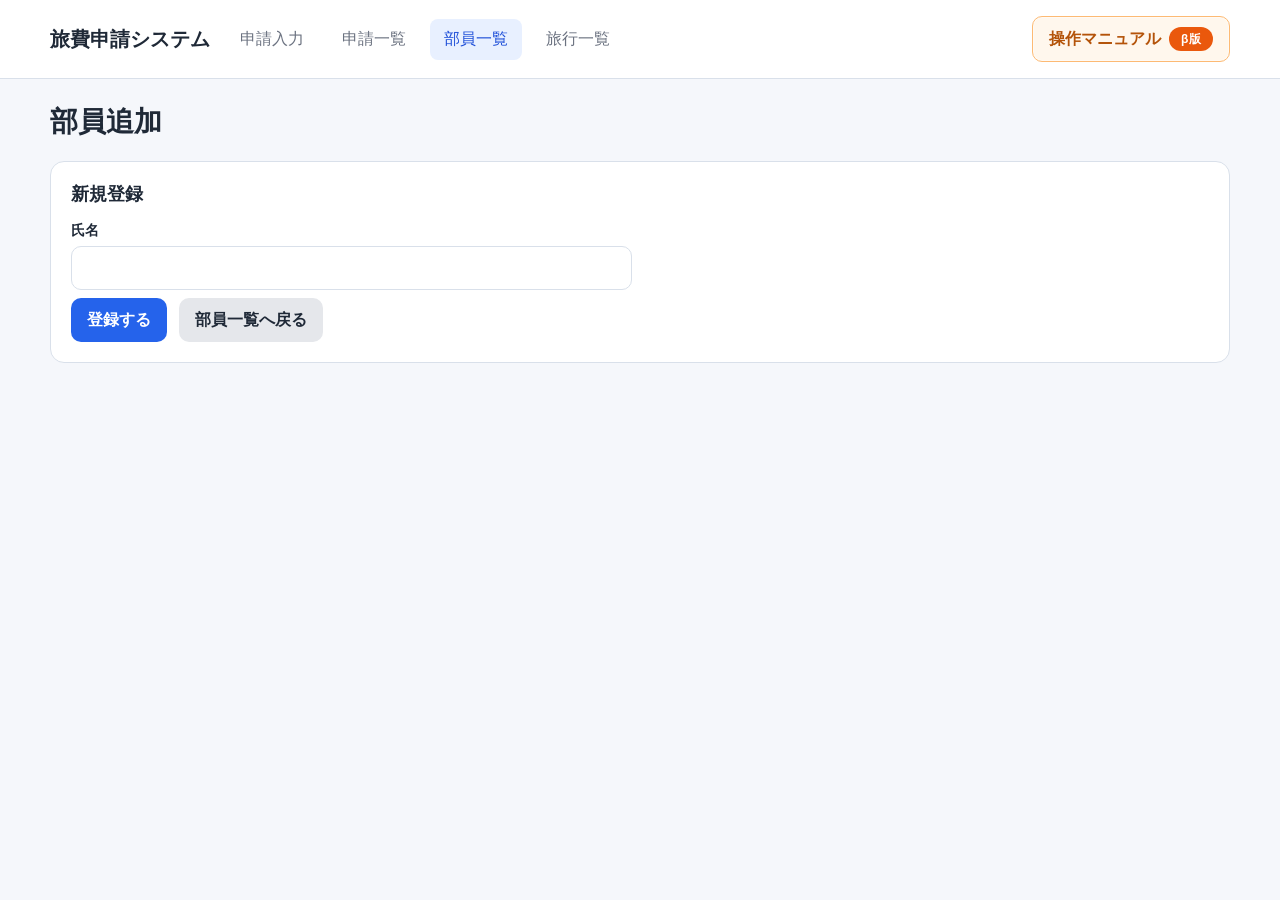
<file: member-add.html>
<!DOCTYPE html>
<html lang="ja"><head><meta charset="UTF-8" /><meta name="viewport" content="width=device-width, initial-scale=1.0" /><title>部員追加</title><link rel="stylesheet" href="css/style.css" /></head>
<body>
<header class="site-header"><div class="container site-header-inner"><div class="site-title">旅費申請システム</div><nav class="nav"><a href="index.html">申請入力</a><a href="list.html">申請一覧</a><a href="members.html" class="active">部員一覧</a><a href="trips.html">旅行一覧</a></nav><a href="manual.html" class="button-link manual-beta-button"><span class="manual-beta-label">操作マニュアル</span><span class="manual-beta-badge">β版</span></a></div></header>
<main class="page"><div class="container"><h1 class="page-title">部員追加</h1><div id="message" class="message"></div><section class="card"><h2 class="card-title">新規登録</h2><form id="memberAddForm"><div class="grid grid-2"><div class="field"><label for="memberName">氏名</label><input type="text" id="memberName" required /></div></div><div class="button-row"><button type="submit" class="primary">登録する</button><a href="members.html" class="button-link secondary">部員一覧へ戻る</a></div></form></section></div></main>
<script src="js/config.js"></script><script src="js/api.js"></script><script src="js/common.js"></script><script src="js/member-add.js"></script>
</body></html>
</file>
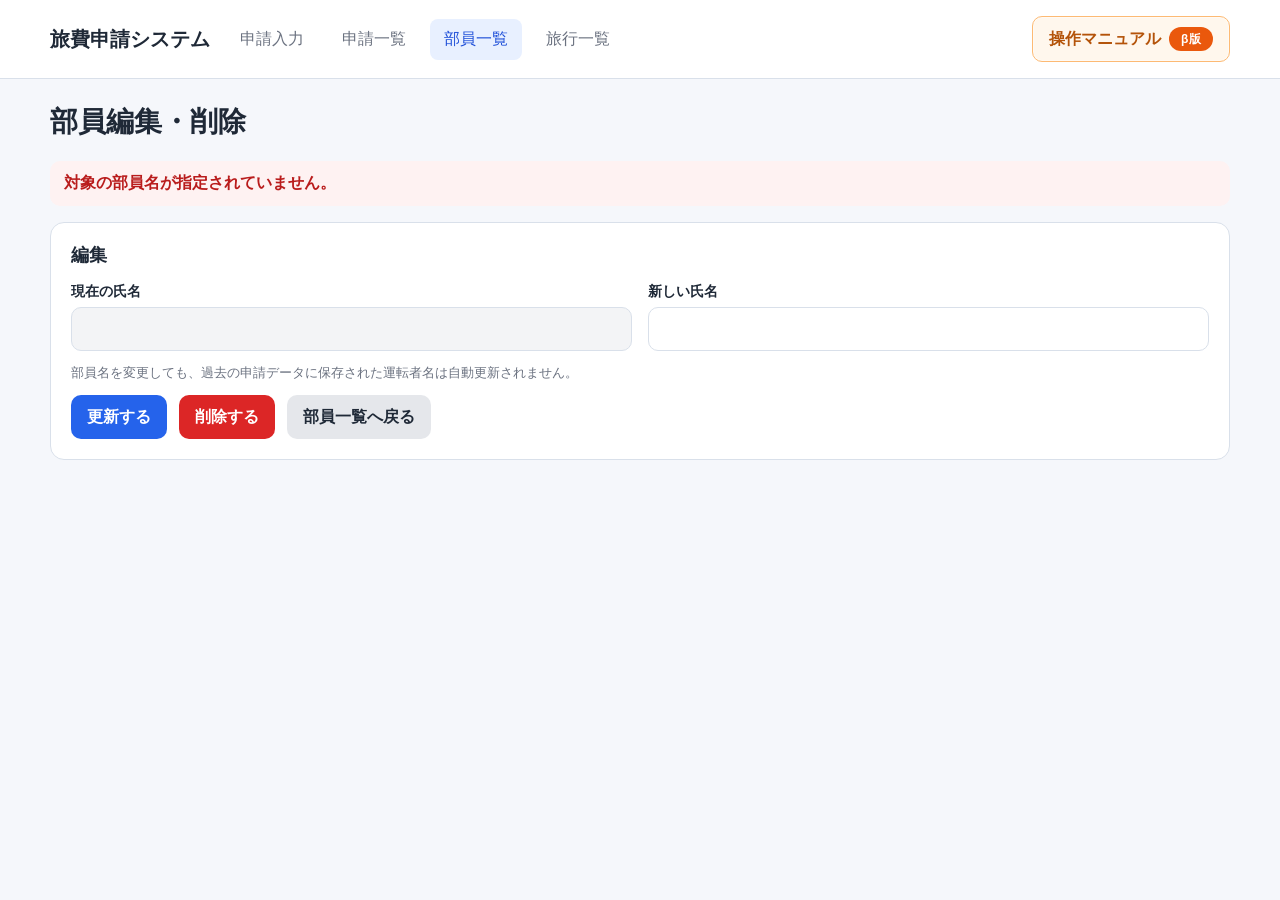
<file: member-edit.html>
<!DOCTYPE html>
<html lang="ja"><head><meta charset="UTF-8" /><meta name="viewport" content="width=device-width, initial-scale=1.0" /><title>部員編集・削除</title><link rel="stylesheet" href="css/style.css" /></head>
<body>
<header class="site-header"><div class="container site-header-inner"><div class="site-title">旅費申請システム</div><nav class="nav"><a href="index.html">申請入力</a><a href="list.html">申請一覧</a><a href="members.html" class="active">部員一覧</a><a href="trips.html">旅行一覧</a></nav><a href="manual.html" class="button-link manual-beta-button"><span class="manual-beta-label">操作マニュアル</span><span class="manual-beta-badge">β版</span></a></div></header>
<main class="page"><div class="container"><h1 class="page-title">部員編集・削除</h1><div id="message" class="message"></div><section class="card"><h2 class="card-title">編集</h2><form id="memberEditForm"><div class="grid grid-2"><div class="field"><label for="currentName">現在の氏名</label><input type="text" id="currentName" readonly /></div><div class="field"><label for="newName">新しい氏名</label><input type="text" id="newName" required /></div></div><p class="note">部員名を変更しても、過去の申請データに保存された運転者名は自動更新されません。</p><div class="button-row"><button type="submit" class="primary">更新する</button><button type="button" class="danger" id="deleteButton">削除する</button><a href="members.html" class="button-link secondary">部員一覧へ戻る</a></div></form></section></div></main>
<script src="js/config.js"></script><script src="js/api.js"></script><script src="js/common.js"></script><script src="js/member-edit.js"></script>
</body></html>
</file>
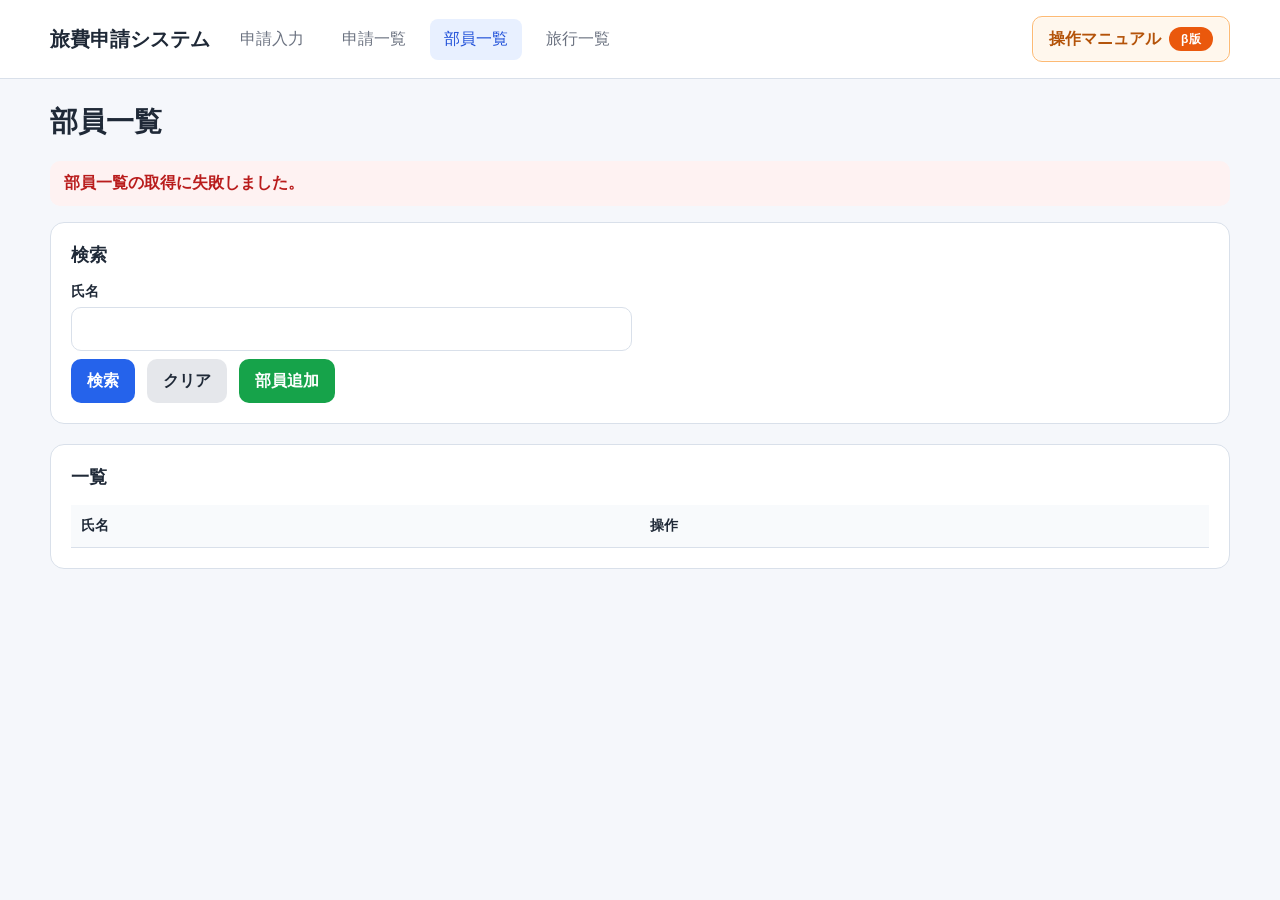
<file: members.html>
<!DOCTYPE html>
<html lang="ja">
<head>
  <meta charset="UTF-8" />
  <meta name="viewport" content="width=device-width, initial-scale=1.0" />
  <title>部員一覧</title>
  <link rel="stylesheet" href="css/style.css" />
</head>
<body>
  <div id="loadingOverlay" class="loading-overlay show"><div class="loading-panel"><div class="loading-spinner"></div><div id="loadingOverlayText">画面を読み込み中...</div></div></div>
  <header class="site-header"><div class="container site-header-inner"><div class="site-title">旅費申請システム</div><nav class="nav"><a href="index.html">申請入力</a><a href="list.html">申請一覧</a><a href="members.html" class="active">部員一覧</a><a href="trips.html">旅行一覧</a></nav><a href="manual.html" class="button-link manual-beta-button"><span class="manual-beta-label">操作マニュアル</span><span class="manual-beta-badge">β版</span></a></div></header>
  <main class="page"><div class="container"><h1 class="page-title">部員一覧</h1><div id="message" class="message"></div>
    <section class="card"><h2 class="card-title">検索</h2><div class="grid grid-2"><div class="field"><label for="memberSearch">氏名</label><input type="text" id="memberSearch" /></div></div><div class="button-row"><button class="primary" type="button" id="searchMemberButton">検索</button><button class="secondary" type="button" id="clearMemberButton">クリア</button><a href="member-add.html" class="button-link success">部員追加</a></div></section>
    <section class="card"><h2 class="card-title">一覧</h2><div class="table-wrap"><table><thead><tr><th>氏名</th><th>操作</th></tr></thead><tbody id="memberTableBody"></tbody></table></div></section>
  </div></main>
  <script src="js/config.js"></script><script src="js/api.js"></script><script src="js/common.js"></script><script src="js/members.js"></script>
</body>
</html>
</file>
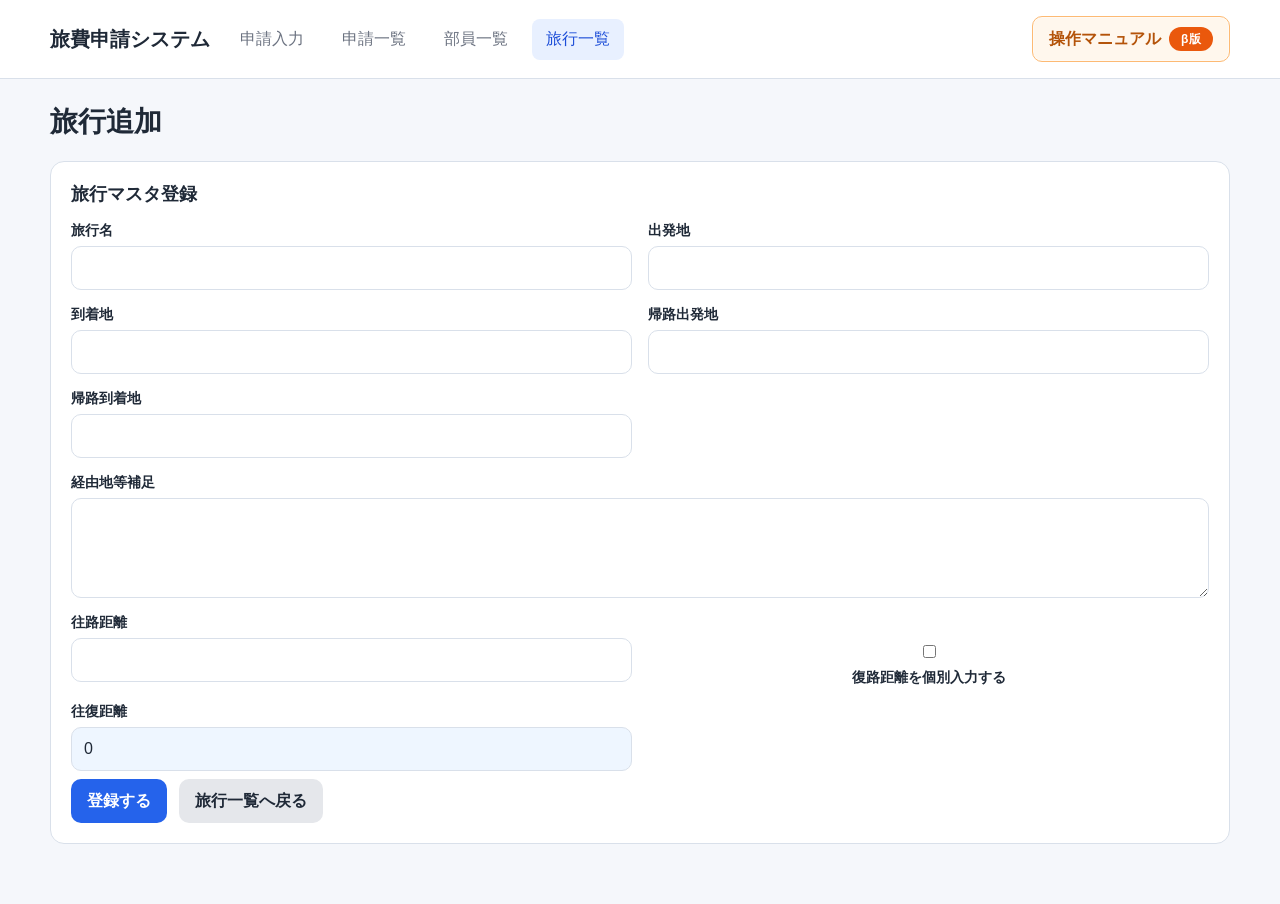
<file: trip-add.html>
<!DOCTYPE html>
<html lang="ja"><head><meta charset="UTF-8" /><meta name="viewport" content="width=device-width, initial-scale=1.0" /><title>旅行追加</title><link rel="stylesheet" href="css/style.css" /></head>
<body>
<header class="site-header"><div class="container site-header-inner"><div class="site-title">旅費申請システム</div><nav class="nav"><a href="index.html">申請入力</a><a href="list.html">申請一覧</a><a href="members.html">部員一覧</a><a href="trips.html" class="active">旅行一覧</a></nav><a href="manual.html" class="button-link manual-beta-button"><span class="manual-beta-label">操作マニュアル</span><span class="manual-beta-badge">β版</span></a></div></header>
<main class="page"><div class="container"><h1 class="page-title">旅行追加</h1><div id="message" class="message"></div><section class="card"><h2 class="card-title">旅行マスタ登録</h2><form id="tripAddForm"><div class="grid grid-2"><div class="field"><label for="tripName">旅行名</label><input type="text" id="tripName" required /></div><div class="field"><label for="departureFrom">出発地</label><input type="text" id="departureFrom" required /></div><div class="field"><label for="arrivalTo">到着地</label><input type="text" id="arrivalTo" required /></div><div class="field"><label for="returnFrom">帰路出発地</label><input type="text" id="returnFrom" /></div><div class="field"><label for="returnTo">帰路到着地</label><input type="text" id="returnTo" /></div><div class="field field-span-2"><label for="routeNote">経由地等補足</label><textarea id="routeNote"></textarea></div><div class="field"><label for="outboundDistance">往路距離</label><input type="number" id="outboundDistance" step="0.1" min="0" required /></div><div class="field inline-check"><input type="checkbox" id="separateReturn" /><label for="separateReturn">復路距離を個別入力する</label></div><div class="field hidden" id="returnDistanceField"><label for="returnDistance">復路距離</label><input type="number" id="returnDistance" step="0.1" min="0" /></div><div class="field"><label for="roundTripDistance">往復距離</label><input type="number" id="roundTripDistance" class="amount-box" readonly /></div></div><div class="button-row"><button type="submit" class="primary">登録する</button><a href="trips.html" class="button-link secondary">旅行一覧へ戻る</a></div></form></section></div></main>
<script src="js/config.js"></script><script src="js/api.js"></script><script src="js/common.js"></script><script src="js/trip-add.js"></script>
</body></html>
</file>
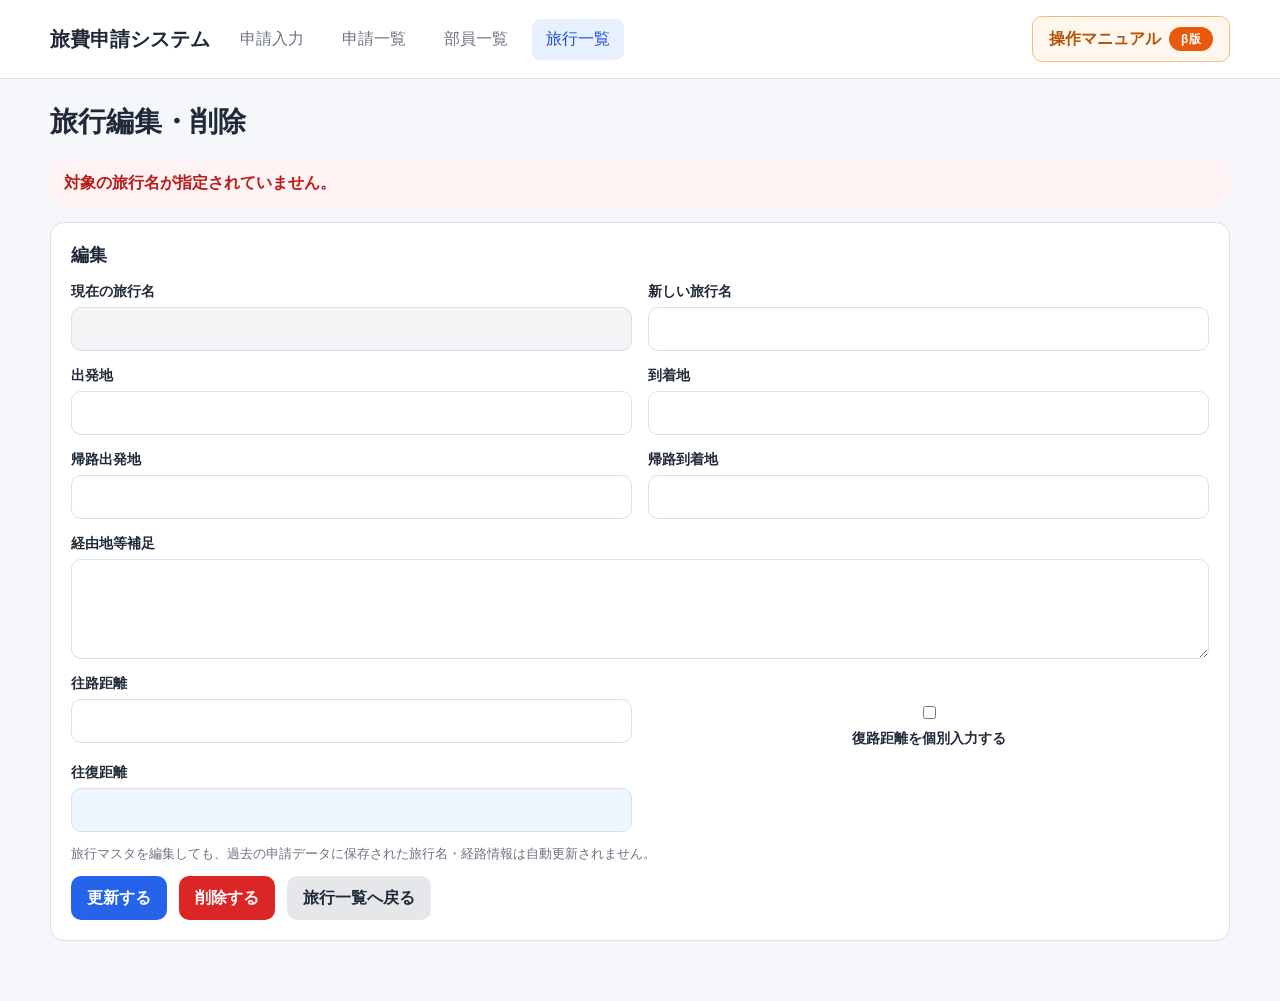
<file: trip-edit.html>
<!DOCTYPE html>
<html lang="ja"><head><meta charset="UTF-8" /><meta name="viewport" content="width=device-width, initial-scale=1.0" /><title>旅行編集・削除</title><link rel="stylesheet" href="css/style.css" /></head>
<body>
<header class="site-header"><div class="container site-header-inner"><div class="site-title">旅費申請システム</div><nav class="nav"><a href="index.html">申請入力</a><a href="list.html">申請一覧</a><a href="members.html">部員一覧</a><a href="trips.html" class="active">旅行一覧</a></nav><a href="manual.html" class="button-link manual-beta-button"><span class="manual-beta-label">操作マニュアル</span><span class="manual-beta-badge">β版</span></a></div></header>
<main class="page"><div class="container"><h1 class="page-title">旅行編集・削除</h1><div id="message" class="message"></div><section class="card"><h2 class="card-title">編集</h2><form id="tripEditForm"><div class="grid grid-2"><div class="field"><label for="currentTripName">現在の旅行名</label><input type="text" id="currentTripName" readonly /></div><div class="field"><label for="tripName">新しい旅行名</label><input type="text" id="tripName" required /></div><div class="field"><label for="departureFrom">出発地</label><input type="text" id="departureFrom" required /></div><div class="field"><label for="arrivalTo">到着地</label><input type="text" id="arrivalTo" required /></div><div class="field"><label for="returnFrom">帰路出発地</label><input type="text" id="returnFrom" /></div><div class="field"><label for="returnTo">帰路到着地</label><input type="text" id="returnTo" /></div><div class="field field-span-2"><label for="routeNote">経由地等補足</label><textarea id="routeNote"></textarea></div><div class="field"><label for="outboundDistance">往路距離</label><input type="number" id="outboundDistance" step="0.1" min="0" required /></div><div class="field inline-check"><input type="checkbox" id="separateReturn" /><label for="separateReturn">復路距離を個別入力する</label></div><div class="field hidden" id="returnDistanceField"><label for="returnDistance">復路距離</label><input type="number" id="returnDistance" step="0.1" min="0" /></div><div class="field"><label for="roundTripDistance">往復距離</label><input type="number" id="roundTripDistance" class="amount-box" readonly /></div></div><p class="note">旅行マスタを編集しても、過去の申請データに保存された旅行名・経路情報は自動更新されません。</p><div class="button-row"><button type="submit" class="primary">更新する</button><button type="button" class="danger" id="deleteTripButton">削除する</button><a href="trips.html" class="button-link secondary">旅行一覧へ戻る</a></div></form></section></div></main>
<script src="js/config.js"></script><script src="js/api.js"></script><script src="js/common.js"></script><script src="js/trip-edit.js"></script>
</body></html>
</file>
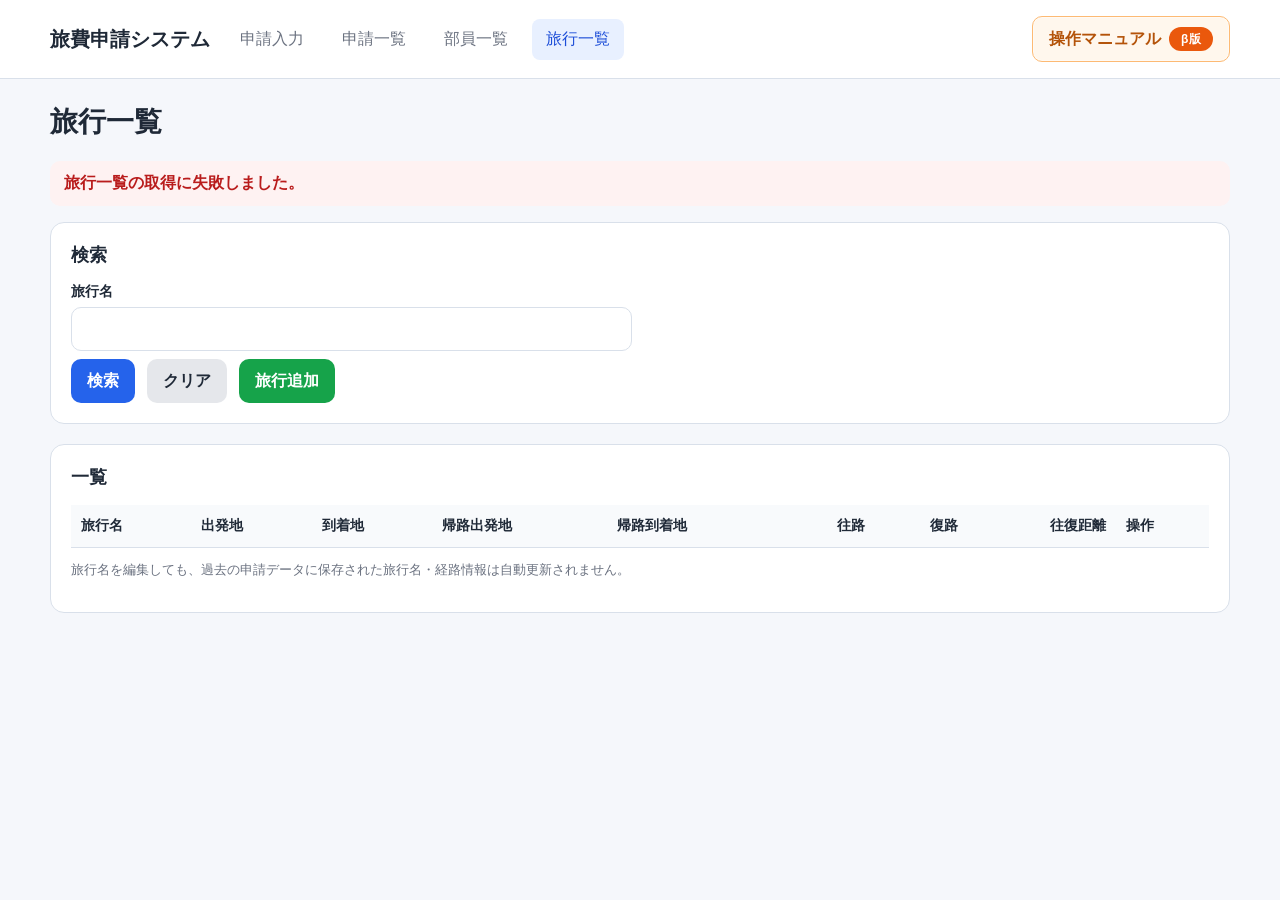
<file: trips.html>
<!DOCTYPE html>
<html lang="ja"><head><meta charset="UTF-8" /><meta name="viewport" content="width=device-width, initial-scale=1.0" /><title>旅行一覧</title><link rel="stylesheet" href="css/style.css" /></head>
<body>
<div id="loadingOverlay" class="loading-overlay show"><div class="loading-panel"><div class="loading-spinner"></div><div id="loadingOverlayText">画面を読み込み中...</div></div></div>
<header class="site-header"><div class="container site-header-inner"><div class="site-title">旅費申請システム</div><nav class="nav"><a href="index.html">申請入力</a><a href="list.html">申請一覧</a><a href="members.html">部員一覧</a><a href="trips.html" class="active">旅行一覧</a></nav><a href="manual.html" class="button-link manual-beta-button"><span class="manual-beta-label">操作マニュアル</span><span class="manual-beta-badge">β版</span></a></div></header>
<main class="page"><div class="container"><h1 class="page-title">旅行一覧</h1><div id="message" class="message"></div>
<section class="card"><h2 class="card-title">検索</h2><div class="grid grid-2"><div class="field"><label for="tripSearch">旅行名</label><input type="text" id="tripSearch" /></div></div><div class="button-row"><button class="primary" type="button" id="searchTripButton">検索</button><button class="secondary" type="button" id="clearTripButton">クリア</button><a href="trip-add.html" class="button-link success">旅行追加</a></div></section>
<section class="card"><h2 class="card-title">一覧</h2><div class="table-wrap"><table><thead><tr><th>旅行名</th><th>出発地</th><th>到着地</th><th>帰路出発地</th><th>帰路到着地</th><th class="text-right">往路</th><th class="text-right">復路</th><th class="text-right">往復距離</th><th>操作</th></tr></thead><tbody id="tripTableBody"></tbody></table></div><p class="note">旅行名を編集しても、過去の申請データに保存された旅行名・経路情報は自動更新されません。</p></section>
</div></main>
<script src="js/config.js"></script><script src="js/api.js"></script><script src="js/common.js"></script><script src="js/trips.js"></script>
</body></html>
</file>
<file: css/style.css>
:root {
  --bg: #f5f7fb;
  --card: #ffffff;
  --line: #d9e0ea;
  --text: #1f2937;
  --muted: #6b7280;
  --primary: #2563eb;
  --primary-dark: #1d4ed8;
  --success: #16a34a;
  --danger: #dc2626;
  --warning: #d97706;
}

* { box-sizing: border-box; }
body {
  margin: 0;
  background: var(--bg);
  color: var(--text);
  font-family: -apple-system, BlinkMacSystemFont, "Segoe UI", "Hiragino Sans", "Yu Gothic UI", Meiryo, sans-serif;
}
a { color: inherit; text-decoration: none; }
.container { width: min(1180px, calc(100% - 32px)); margin: 0 auto; }
.site-header { background: var(--card); border-bottom: 1px solid var(--line); position: sticky; top: 0; z-index: 10; }
.site-header-inner { display: flex; justify-content: space-between; align-items: center; gap: 16px; padding: 16px 0; }
.site-title { font-size: 20px; font-weight: 700; }
.nav { display: flex; flex-wrap: wrap; gap: 10px; }
.nav a { padding: 10px 14px; border-radius: 8px; color: var(--muted); }
.nav a.active, .nav a:hover { background: #e8f0ff; color: var(--primary-dark); }
.page { padding: 24px 0 40px; }
.page-title { margin: 0 0 20px; font-size: 28px; }
.card { background: var(--card); border: 1px solid var(--line); border-radius: 14px; padding: 20px; margin-bottom: 20px; }
.card-title { margin: 0 0 16px; font-size: 18px; font-weight: 700; }
.grid { display: grid; gap: 16px; }
.grid-2 { grid-template-columns: repeat(2, minmax(0, 1fr)); }
.grid-3 { grid-template-columns: repeat(3, minmax(0, 1fr)); }
.field { display: flex; flex-direction: column; gap: 6px; }
.field label { font-size: 14px; font-weight: 600; }
.field small, .note { color: var(--muted); font-size: 13px; }
.field-span-2 { grid-column: 1 / -1; }
input[type="text"], input[type="date"], input[type="number"], select, textarea {
  width: 100%;
  min-height: 44px;
  padding: 10px 12px;
  border: 1px solid var(--line);
  border-radius: 10px;
  background: #fff;
  color: inherit;
  font: inherit;
}
textarea { min-height: 100px; resize: vertical; }
input[readonly], textarea[readonly] { background: #f3f4f6; }
.inline-check { display: flex; align-items: center; gap: 8px; padding-top: 28px; }
.amount-box { font-weight: 700; background: #eef6ff !important; }
.button-row { display: flex; flex-wrap: wrap; gap: 12px; margin-top: 8px; }
button, .button-link {
  display: inline-flex;
  align-items: center;
  justify-content: center;
  min-height: 44px;
  padding: 10px 16px;
  border: none;
  border-radius: 10px;
  cursor: pointer;
  font: inherit;
  font-weight: 700;
}
button.primary, .button-link.primary { background: var(--primary); color: #fff; }
button.primary:hover, .button-link.primary:hover { background: var(--primary-dark); }
button.secondary, .button-link.secondary { background: #e5e7eb; color: var(--text); }
button.success, .button-link.success { background: var(--success); color: #fff; }
button.danger, .button-link.danger { background: var(--danger); color: #fff; }
.manual-beta-button {
  margin-left: auto;
  white-space: nowrap;
  gap: 8px;
  background: #fff7ed !important;
  color: #b45309 !important;
  border: 1px solid #fdba74;
  box-shadow: inset 0 0 0 1px rgba(255,255,255,0.35);
}
.manual-beta-button:hover {
  background: #ffedd5 !important;
  color: #9a3412 !important;
}
.manual-beta-label {
  display: inline-flex;
  align-items: center;
  gap: 6px;
}
.manual-beta-badge {
  display: inline-flex;
  align-items: center;
  justify-content: center;
  min-width: 44px;
  min-height: 24px;
  padding: 2px 8px;
  border-radius: 999px;
  background: #ea580c;
  color: #fff;
  font-size: 12px;
  font-weight: 800;
  line-height: 1;
  letter-spacing: 0.02em;
}
.manual-beta-note {
  margin-top: 4px;
  color: #9a3412;
  font-size: 12px;
  font-weight: 600;
}
button:disabled, .button-link.disabled {
  opacity: 0.56;
  cursor: not-allowed;
}
.message { display: none; padding: 12px 14px; border-radius: 10px; margin-bottom: 16px; font-weight: 600; }
.message.show { display: block; }
.message.info { background: #e8f0ff; color: #1d4ed8; }
.message.success { background: #eaf8ef; color: #15803d; }
.message.error { background: #fef2f2; color: #b91c1c; }
.message.warning { background: #fff7ed; color: #b45309; }
.table-wrap { overflow-x: auto; }
table { width: 100%; border-collapse: collapse; min-width: 980px; }
th, td { border-bottom: 1px solid var(--line); padding: 12px 10px; text-align: left; vertical-align: top; }
th { background: #f8fafc; font-size: 14px; }
.text-right { text-align: right; }
.badge { display: inline-block; padding: 4px 10px; border-radius: 999px; font-size: 12px; font-weight: 700; }
.badge.paid { background: #dcfce7; color: #166534; }
.badge.unpaid { background: #fee2e2; color: #991b1b; }
.summary-box { display: flex; flex-wrap: wrap; gap: 16px; }
.summary-item { min-width: 180px; padding: 12px 16px; border-radius: 12px; border: 1px solid var(--line); background: #f8fafc; }
.hidden { display: none !important; }
.nowrap { white-space: nowrap; }
body.is-loading { cursor: progress; }
.loading-overlay {
  position: fixed;
  inset: 0;
  background: rgba(243, 244, 246, 0.68);
  backdrop-filter: blur(1px);
  display: none;
  align-items: center;
  justify-content: center;
  z-index: 9999;
}
.loading-overlay.show { display: flex; }
.loading-panel {
  display: flex;
  align-items: center;
  gap: 12px;
  background: #ffffff;
  border: 1px solid var(--line);
  border-radius: 14px;
  padding: 16px 20px;
  box-shadow: 0 18px 40px rgba(15, 23, 42, 0.12);
  color: var(--text);
  font-weight: 700;
}
.loading-spinner {
  width: 22px;
  height: 22px;
  border: 3px solid #dbeafe;
  border-top-color: var(--primary);
  border-radius: 50%;
  animation: spin 0.9s linear infinite;
}
@keyframes spin {
  from { transform: rotate(0deg); }
  to { transform: rotate(360deg); }
}
.selection-toolbar {
  display: flex;
  flex-wrap: wrap;
  align-items: center;
  justify-content: space-between;
  gap: 12px;
  margin-bottom: 16px;
}
.selection-actions {
  margin-top: 0;
}
.selection-status {
  color: var(--muted);
  font-size: 14px;
  font-weight: 700;
}
.checkbox-cell {
  width: 52px;
  min-width: 52px;
  text-align: center;
}
.checkbox-cell input[type="checkbox"] {
  width: 18px;
  height: 18px;
}
.receipt-result {
  margin-bottom: 16px;
  padding: 14px 16px;
  border: 1px solid #bfdbfe;
  border-radius: 12px;
  background: #eff6ff;
}
.receipt-result-title {
  font-size: 16px;
  font-weight: 700;
  color: #1d4ed8;
  margin-bottom: 6px;
}
.receipt-result-meta {
  color: var(--text);
  font-size: 13px;
  margin-bottom: 10px;
}
.receipt-result-links {
  display: flex;
  flex-wrap: wrap;
  gap: 14px;
  margin-bottom: 8px;
}
.receipt-result-links a {
  color: #1d4ed8;
  font-weight: 700;
  text-decoration: underline;
}
.receipt-result-note {
  color: var(--muted);
  font-size: 13px;
}
@media (max-width: 768px) {
  .grid-2, .grid-3 { grid-template-columns: 1fr; }
  .site-header-inner { flex-direction: column; align-items: flex-start; }
  .inline-check { padding-top: 0; }
  .selection-toolbar { align-items: stretch; }
}
</file>
<file: accounting-ui/css/accounting.css>
:root {
  --bg: #f5f7fb;
  --card: #ffffff;
  --line: #d9e0ea;
  --line-strong: #bfdbfe;
  --text: #1f2937;
  --muted: #6b7280;
  --primary: #2563eb;
  --primary-dark: #1d4ed8;
  --success: #16a34a;
  --success-dark: #15803d;
  --danger: #dc2626;
  --danger-dark: #b91c1c;
  --warning: #d97706;
  --warning-dark: #b45309;
  --shadow: 0 18px 40px rgba(15, 23, 42, 0.08);
}

* {
  box-sizing: border-box;
}

html {
  scroll-behavior: smooth;
}

body {
  margin: 0;
  background: var(--bg);
  color: var(--text);
  font-family: -apple-system, BlinkMacSystemFont, 'Segoe UI', 'Hiragino Kaku Gothic ProN', 'Yu Gothic', sans-serif;
}

a {
  color: inherit;
  text-decoration: none;
}

button,
input,
select,
textarea {
  font: inherit;
}

textarea {
  resize: vertical;
}

.hidden {
  display: none !important;
}

.container {
  width: min(1360px, calc(100% - 32px));
  margin: 0 auto;
}

.card {
  background: var(--card);
  border: 1px solid var(--line);
  border-radius: 16px;
  box-shadow: var(--shadow);
}

.startup-screen {
  min-height: 100vh;
  display: flex;
  align-items: center;
  justify-content: center;
  padding: 24px;
}

.startup-card {
  width: min(760px, 100%);
  padding: 28px;
  background: linear-gradient(180deg, #ffffff 0%, #f8fbff 100%);
  border: 1px solid #dbeafe;
  border-radius: 22px;
  box-shadow: 0 24px 60px rgba(37, 99, 235, 0.08);
}

.startup-badge {
  display: inline-flex;
  padding: 6px 12px;
  border-radius: 999px;
  background: #e8f0ff;
  color: #1d4ed8;
  font-size: 12px;
  font-weight: 800;
  letter-spacing: 0.04em;
  text-transform: uppercase;
}

.startup-card h1 {
  margin: 14px 0 10px;
  font-size: 34px;
}

.startup-lead {
  margin: 0 0 20px;
  color: var(--muted);
  line-height: 1.7;
}

.user-select-toolbar,
.modal-toolbar,
.button-row,
.page-actions,
.wrap-actions {
  display: flex;
  gap: 12px;
  align-items: end;
  flex-wrap: wrap;
}

.field {
  display: flex;
  flex-direction: column;
  gap: 6px;
}

.field span {
  font-size: 13px;
  font-weight: 700;
  color: var(--muted);
}

.field input,
.field select,
.field textarea {
  width: 100%;
  min-height: 44px;
  padding: 10px 12px;
  border: 1px solid var(--line);
  border-radius: 10px;
  background: #fff;
  color: var(--text);
}

.readonly-field input {
  background: #f9fafb;
}

.compact-field {
  min-width: 160px;
}

.grow-field {
  flex: 1 1 260px;
}

.inline-note {
  color: var(--muted);
  font-size: 13px;
  font-weight: 600;
  line-height: 1.6;
}

.user-list {
  display: grid;
  grid-template-columns: repeat(auto-fill, minmax(180px, 1fr));
  gap: 12px;
  margin-top: 14px;
}

.user-list.compact {
  grid-template-columns: 1fr;
}

.user-card {
  display: flex;
  align-items: center;
  justify-content: space-between;
  gap: 12px;
  min-height: 62px;
  padding: 14px 16px;
  border: 1px solid var(--line);
  border-radius: 14px;
  background: #fff;
  cursor: pointer;
  transition: transform 0.15s ease, box-shadow 0.15s ease, border-color 0.15s ease;
}

.user-card:hover,
.table-row-button:hover,
.select-row-button:hover {
  transform: translateY(-1px);
  border-color: #93c5fd;
  box-shadow: 0 12px 24px rgba(37, 99, 235, 0.08);
}

.user-card strong {
  font-size: 15px;
}

.user-card .hint {
  font-size: 12px;
  color: var(--muted);
}

.site-header {
  position: sticky;
  top: 0;
  z-index: 20;
  background: rgba(255, 255, 255, 0.92);
  backdrop-filter: blur(10px);
  border-bottom: 1px solid var(--line);
}

.site-header-inner {
  display: flex;
  align-items: center;
  justify-content: space-between;
  gap: 20px;
  padding: 16px 0;
}

.site-title {
  font-size: 22px;
  font-weight: 800;
}

.site-subtitle {
  margin-top: 4px;
  color: var(--muted);
  font-size: 13px;
}

.header-actions {
  display: flex;
  align-items: center;
  gap: 12px;
}

.current-user-box {
  display: flex;
  flex-direction: column;
  gap: 2px;
  min-width: 160px;
  padding: 10px 14px;
  border: 1px solid var(--line);
  border-radius: 12px;
  background: #fff;
}

.current-user-box .label {
  font-size: 12px;
  color: var(--muted);
  font-weight: 700;
}

.layout {
  display: grid;
  grid-template-columns: 260px minmax(0, 1fr);
  gap: 20px;
  padding: 24px 0 40px;
}

.sidebar {
  padding: 18px;
  align-self: start;
  position: sticky;
  top: 88px;
}

.sidebar-title {
  margin-bottom: 12px;
  font-size: 15px;
  font-weight: 800;
}

.side-nav {
  display: flex;
  flex-direction: column;
  gap: 8px;
}

.side-nav-button {
  width: 100%;
  min-height: 46px;
  padding: 12px 14px;
  border: 1px solid var(--line);
  border-radius: 12px;
  background: #fff;
  text-align: left;
  font-weight: 700;
  cursor: pointer;
  transition: 0.15s ease;
}

.side-nav-button:hover {
  border-color: #93c5fd;
  background: #f8fbff;
}

.side-nav-button.active {
  border-color: #bfdbfe;
  background: #eff6ff;
  color: var(--primary-dark);
}

.side-nav-button.disabled {
  cursor: not-allowed;
  opacity: 0.55;
}

.content-area {
  min-width: 0;
}

.page-section {
  display: none;
}

.page-section.active {
  display: block;
}

.page-head {
  display: flex;
  justify-content: space-between;
  gap: 16px;
  margin-bottom: 18px;
}

.page-title {
  margin: 0;
  font-size: 28px;
}

.page-description {
  margin: 8px 0 0;
  color: var(--muted);
  line-height: 1.7;
}

.summary-grid {
  display: grid;
  grid-template-columns: repeat(auto-fit, minmax(220px, 1fr));
  gap: 16px;
  margin-bottom: 18px;
}

.summary-card {
  padding: 20px;
  border: 1px solid var(--line);
  border-radius: 16px;
  background: linear-gradient(180deg, #ffffff 0%, #f8fbff 100%);
  box-shadow: var(--shadow);
}

.summary-label {
  font-size: 13px;
  font-weight: 700;
  color: var(--muted);
}

.summary-value {
  margin-top: 10px;
  font-size: 28px;
  font-weight: 800;
}

.quick-card,
.table-card,
.detail-card,
.form-card {
  padding: 18px;
}

.card-title,
.card-title-row .card-title,
.attachment-title,
.evidence-title {
  font-size: 16px;
  font-weight: 800;
}

.card-title-row {
  display: flex;
  align-items: center;
  justify-content: space-between;
  gap: 10px;
  margin-bottom: 12px;
}

.tight-row {
  gap: 8px;
}

.content-grid {
  display: grid;
  grid-template-columns: minmax(0, 1.15fr) minmax(360px, 0.85fr);
  gap: 20px;
}

.table-wrap {
  overflow: auto;
  border: 1px solid var(--line);
  border-radius: 14px;
  background: #fff;
}

.modal-table-wrap {
  max-height: 440px;
}

table {
  width: 100%;
  border-collapse: collapse;
  min-width: 820px;
}

thead th {
  position: sticky;
  top: 0;
  background: #f8fafc;
  z-index: 1;
}

th,
td {
  padding: 12px 10px;
  border-bottom: 1px solid #edf2f7;
  text-align: left;
  vertical-align: middle;
  font-size: 14px;
}

.text-right {
  text-align: right;
}

.empty-cell,
.empty-detail,
.empty-preview {
  color: var(--muted);
  text-align: center;
  padding: 28px 16px;
}

.table-row-button,
.select-row-button {
  display: inline-flex;
  align-items: center;
  justify-content: center;
  min-height: 34px;
  padding: 6px 10px;
  border: 1px solid var(--line);
  border-radius: 10px;
  background: #fff;
  cursor: pointer;
  font-weight: 700;
  transition: 0.15s ease;
}

.select-row-button {
  color: var(--primary-dark);
}

.detail-body {
  display: flex;
  flex-direction: column;
  gap: 18px;
}

.detail-grid {
  display: grid;
  grid-template-columns: repeat(2, minmax(0, 1fr));
  gap: 12px;
}

.detail-item {
  display: flex;
  flex-direction: column;
  gap: 6px;
  padding: 12px;
  border: 1px solid var(--line);
  border-radius: 12px;
  background: #fafcff;
}

.detail-item span {
  font-size: 12px;
  font-weight: 700;
  color: var(--muted);
}

.detail-item strong {
  line-height: 1.6;
  word-break: break-word;
}

.span-2 {
  grid-column: span 2;
}

.evidence-box,
.attachment-box {
  border: 1px solid var(--line);
  border-radius: 14px;
  background: #fff;
  padding: 14px;
}

.evidence-head {
  display: flex;
  justify-content: space-between;
  gap: 12px;
  align-items: center;
  margin-bottom: 10px;
}

.evidence-preview {
  min-height: 320px;
  border: 1px dashed #cbd5e1;
  border-radius: 12px;
  overflow: hidden;
  display: flex;
  align-items: center;
  justify-content: center;
  background: #f8fafc;
}

.evidence-preview iframe,
.evidence-preview img {
  width: 100%;
  height: 100%;
  min-height: 320px;
  border: 0;
  object-fit: contain;
  background: #fff;
}

.text-link {
  color: var(--primary-dark);
  font-weight: 700;
}

.form-grid {
  display: grid;
  grid-template-columns: repeat(2, minmax(0, 1fr));
  gap: 16px;
}

.form-separator {
  height: 1px;
  background: linear-gradient(90deg, transparent, var(--line), transparent);
  margin: 22px 0;
}

.upload-grid {
  display: grid;
  grid-template-columns: minmax(0, 1.1fr) minmax(260px, 0.9fr);
  gap: 18px;
  align-items: start;
}

.check-row {
  display: inline-flex;
  align-items: center;
  gap: 10px;
  margin-top: 12px;
  color: var(--muted);
  font-weight: 700;
}

.check-row input {
  width: 18px;
  height: 18px;
}

.button {
  display: inline-flex;
  align-items: center;
  justify-content: center;
  min-height: 44px;
  padding: 10px 16px;
  border: 1px solid transparent;
  border-radius: 12px;
  cursor: pointer;
  font-weight: 800;
  transition: 0.15s ease;
}

.button:hover:not(:disabled) {
  transform: translateY(-1px);
  box-shadow: 0 10px 22px rgba(15, 23, 42, 0.10);
}

.button:disabled {
  opacity: 0.55;
  cursor: not-allowed;
  box-shadow: none;
}

.button.primary {
  background: var(--primary);
  color: #fff;
}

.button.primary:hover:not(:disabled) {
  background: var(--primary-dark);
}

.button.secondary {
  background: #fff;
  border-color: var(--line);
  color: var(--text);
}

.button.success {
  background: var(--success);
  color: #fff;
}

.button.success:hover:not(:disabled) {
  background: var(--success-dark);
}

.button.warning {
  background: #fff7ed;
  border-color: #fdba74;
  color: var(--warning-dark);
}

.button.warning:hover:not(:disabled) {
  background: #ffedd5;
}

.button.danger {
  background: #fef2f2;
  border-color: #fca5a5;
  color: var(--danger-dark);
}

.button.danger:hover:not(:disabled) {
  background: #fee2e2;
}

.button.small {
  min-height: 34px;
  padding: 6px 10px;
  border-radius: 10px;
  font-size: 13px;
}

.badge {
  display: inline-flex;
  align-items: center;
  justify-content: center;
  min-height: 24px;
  padding: 0 10px;
  border-radius: 999px;
  font-size: 12px;
  font-weight: 800;
}

.badge.yes,
.badge.paid {
  background: #dcfce7;
  color: #166534;
}

.badge.none,
.badge.unpaid {
  background: #fee2e2;
  color: #991b1b;
}

.badge.transfered {
  background: #dbeafe;
  color: #1d4ed8;
}

.badge.waiting {
  background: #fef3c7;
  color: #92400e;
}

.modal {
  position: fixed;
  inset: 0;
  z-index: 50;
}

.modal-backdrop {
  position: absolute;
  inset: 0;
  background: rgba(15, 23, 42, 0.45);
}

.modal-dialog {
  position: relative;
  width: min(760px, calc(100% - 32px));
  max-height: calc(100vh - 48px);
  margin: 24px auto;
  background: #fff;
  border-radius: 20px;
  box-shadow: 0 24px 60px rgba(15, 23, 42, 0.2);
  overflow: hidden;
}

.modal-dialog.wide-dialog {
  width: min(1180px, calc(100% - 32px));
}

.modal-header {
  display: flex;
  align-items: center;
  justify-content: space-between;
  gap: 12px;
  padding: 18px 20px;
  border-bottom: 1px solid var(--line);
}

.modal-header h3 {
  margin: 0;
  font-size: 20px;
}

.modal-body {
  padding: 18px 20px 20px;
  overflow: auto;
  max-height: calc(100vh - 120px);
}

.modal-note {
  margin: 0 0 12px;
}

.icon-button {
  width: 38px;
  height: 38px;
  border: 1px solid var(--line);
  border-radius: 12px;
  background: #fff;
  cursor: pointer;
  font-size: 20px;
  line-height: 1;
}

.loading-overlay {
  position: fixed;
  inset: 0;
  z-index: 100;
  display: flex;
  align-items: center;
  justify-content: center;
  background: rgba(255, 255, 255, 0.72);
  backdrop-filter: blur(3px);
}

.loading-panel {
  display: flex;
  flex-direction: column;
  align-items: center;
  gap: 12px;
  min-width: 220px;
  padding: 22px;
  background: #fff;
  border: 1px solid var(--line);
  border-radius: 18px;
  box-shadow: var(--shadow);
  font-weight: 700;
}

.loading-spinner {
  width: 34px;
  height: 34px;
  border: 4px solid #dbeafe;
  border-top-color: var(--primary);
  border-radius: 50%;
  animation: spin 0.9s linear infinite;
}

.toast {
  position: fixed;
  right: 18px;
  bottom: 18px;
  z-index: 120;
  min-width: 220px;
  max-width: min(92vw, 420px);
  padding: 14px 16px;
  border-radius: 14px;
  color: #fff;
  background: #111827;
  box-shadow: 0 16px 40px rgba(15, 23, 42, 0.25);
  line-height: 1.6;
  font-weight: 700;
}

.toast.success {
  background: #166534;
}

.toast.error {
  background: #b91c1c;
}

.toast.warning {
  background: #92400e;
}

@keyframes spin {
  to {
    transform: rotate(360deg);
  }
}

@media (max-width: 1120px) {
  .content-grid,
  .upload-grid,
  .summary-grid {
    grid-template-columns: 1fr;
  }

  .layout {
    grid-template-columns: 1fr;
  }

  .sidebar {
    position: static;
  }
}

@media (max-width: 780px) {
  .container {
    width: min(100%, calc(100% - 20px));
  }

  .site-header-inner,
  .page-head {
    flex-direction: column;
    align-items: stretch;
  }

  .header-actions {
    flex-direction: column;
    align-items: stretch;
  }

  .current-user-box {
    min-width: 0;
  }

  .detail-grid,
  .form-grid {
    grid-template-columns: 1fr;
  }

  .span-2 {
    grid-column: span 1;
  }

  .startup-card,
  .modal-body,
  .modal-header,
  .quick-card,
  .table-card,
  .detail-card,
  .form-card {
    padding-left: 16px;
    padding-right: 16px;
  }
}


.summary-card.income {
  background: linear-gradient(180deg, #ffffff 0%, #f7fff9 100%);
  border-color: #bbf7d0;
}

.income-action {
  border-color: #bbf7d0;
}


.required-field > span {
  display: inline-flex;
  align-items: center;
  gap: 8px;
}

.required-field > span::after {
  content: "必須";
  display: inline-flex;
  align-items: center;
  justify-content: center;
  min-width: 34px;
  height: 20px;
  padding: 0 8px;
  border-radius: 999px;
  background: #fee2e2;
  color: #b91c1c;
  font-size: 11px;
  font-weight: 800;
  letter-spacing: 0.02em;
}

.required-legend {
  display: inline-flex;
  align-items: center;
  gap: 8px;
  margin-top: 10px;
  color: var(--muted);
  font-size: 13px;
  font-weight: 600;
}

.required-badge {
  display: inline-flex;
  align-items: center;
  justify-content: center;
  min-width: 34px;
  height: 20px;
  padding: 0 8px;
  border-radius: 999px;
  background: #fee2e2;
  color: #b91c1c;
  font-size: 11px;
  font-weight: 800;
  letter-spacing: 0.02em;
}

.field input:required,
.field select:required,
.field textarea:required {
  border-color: #fca5a5;
}

.field input:required:focus,
.field select:required:focus,
.field textarea:required:focus {
  outline: none;
  border-color: #ef4444;
  box-shadow: 0 0 0 4px rgba(239, 68, 68, 0.12);
}


.one-column-grid {
  grid-template-columns: 1fr;
}

.narrow-detail-grid {
  grid-template-columns: minmax(0, 1fr) minmax(320px, 0.7fr);
}

.simple-table {
  min-width: 320px;
}

.compact-modal-grid {
  margin-top: 14px;
}

.single-form-grid {
  grid-template-columns: 1fr;
}

.checkbox-panel {
  min-height: 44px;
  padding: 12px 14px;
  border: 1px solid var(--line);
  border-radius: 12px;
  background: #fff;
}

.modal-footer-actions {
  margin-top: 18px;
}

.subject-type-expense {
  color: #1d4ed8;
}

.subject-type-income {
  color: #15803d;
}

@media (max-width: 1024px) {
  .narrow-detail-grid,
  .content-grid {
    grid-template-columns: 1fr;
  }
}


.summary-card.balance {
  background: linear-gradient(180deg, #ffffff 0%, #fff7ed 100%);
  border-color: #fdba74;
}

.summary-card.budget-expense {
  background: linear-gradient(180deg, #ffffff 0%, #eef6ff 100%);
  border-color: #bfdbfe;
}

.summary-card.budget-actual {
  background: linear-gradient(180deg, #ffffff 0%, #f0fdf4 100%);
  border-color: #bbf7d0;
}

.budget-table-card {
  padding-bottom: 10px;
}

.budget-table-wrap {
  overflow: auto;
}

.budget-table {
  min-width: 1240px;
}

.budget-input,
.budget-note-input {
  width: 100%;
  min-height: 38px;
  padding: 8px 10px;
  border: 1px solid var(--line);
  border-radius: 10px;
  background: #fff;
}

.budget-note-input {
  min-width: 220px;
}

.budget-total-cell {
  font-weight: 800;
  color: var(--primary-dark);
}

.budget-diff-cell.plus {
  color: #15803d;
  font-weight: 800;
}

.budget-diff-cell.minus {
  color: #b91c1c;
  font-weight: 800;
}

.budget-type-chip {
  display: inline-flex;
  align-items: center;
  justify-content: center;
  min-height: 28px;
  padding: 0 10px;
  border-radius: 999px;
  font-size: 12px;
  font-weight: 800;
}

.budget-type-chip.expense {
  background: #dbeafe;
  color: #1d4ed8;
}

.budget-type-chip.income {
  background: #dcfce7;
  color: #166534;
}


.budget-pdf-result {
  margin-top: 16px;
  padding: 18px 20px;
}
.budget-pdf-result-title {
  font-size: 16px;
  font-weight: 800;
  margin-bottom: 8px;
}
.budget-pdf-result-meta {
  color: var(--muted);
  font-size: 13px;
  margin-bottom: 10px;
}
.budget-pdf-result-links {
  display: flex;
  flex-wrap: wrap;
  gap: 14px;
  margin-bottom: 8px;
}
.budget-pdf-result-links a {
  color: var(--primary-dark);
  font-weight: 700;
  text-decoration: none;
}
.budget-pdf-result-links a:hover {
  text-decoration: underline;
}
.budget-pdf-result-note {
  color: var(--muted);
  font-size: 12px;
  line-height: 1.6;
}


.member-table-head-row {
  align-items: flex-start;
}

.member-table {
  min-width: 420px;
}

.member-drag-col {
  width: 74px;
  white-space: nowrap;
}

.member-sort-cell {
  width: 74px;
}

.member-drag-handle {
  display: inline-flex;
  align-items: center;
  justify-content: center;
  width: 42px;
  min-height: 34px;
  border: 1px dashed #bfdbfe;
  border-radius: 10px;
  background: #eff6ff;
  color: var(--primary-dark);
  font-weight: 800;
  cursor: grab;
  user-select: none;
}

.member-drag-handle.disabled {
  cursor: not-allowed;
  background: #f8fafc;
  border-color: #e2e8f0;
  color: #94a3b8;
}

.member-draggable-row {
  transition: background-color 0.15s ease, opacity 0.15s ease;
}

.member-draggable-row.dragging {
  opacity: 0.45;
}

.member-draggable-row.drag-over-top td {
  border-top: 3px solid #2563eb;
}

.member-draggable-row.drag-over-bottom td {
  border-bottom: 3px solid #2563eb;
}


/* === Fiscal year / settlement enhancement === */
.fiscal-year-box {
  min-width: 220px;
}

.fiscal-year-box strong,
.fiscal-year-badge,
.year-option-card strong,
.year-inline-chip {
  font-variant-numeric: tabular-nums;
}

.fiscal-year-badge,
.year-inline-chip {
  display: inline-flex;
  align-items: center;
  gap: 8px;
  min-height: 34px;
  padding: 8px 12px;
  border-radius: 999px;
  font-size: 13px;
  font-weight: 800;
  border: 1px solid transparent;
}

.fiscal-year-badge::before,
.year-inline-chip::before,
.year-option-card::before {
  content: '';
  width: 10px;
  height: 10px;
  border-radius: 999px;
  background: currentColor;
  opacity: 0.75;
}

.fiscal-status-current {
  background: #eff6ff;
  border-color: #bfdbfe;
  color: #1d4ed8;
}

.fiscal-status-past {
  background: #fff7ed;
  border-color: #fdba74;
  color: #c2410c;
}

.fiscal-status-future {
  background: #ecfdf5;
  border-color: #86efac;
  color: #15803d;
}

.fiscal-status-select-current,
.fiscal-status-select-past,
.fiscal-status-select-future {
  border-width: 2px !important;
  font-weight: 800;
}

.fiscal-status-select-current {
  border-color: #93c5fd !important;
  background: #f8fbff !important;
  color: #1d4ed8;
}

.fiscal-status-select-past {
  border-color: #fdba74 !important;
  background: #fff7ed !important;
  color: #c2410c;
}

.fiscal-status-select-future {
  border-color: #86efac !important;
  background: #f0fdf4 !important;
  color: #15803d;
}

.year-entry-row {
  display: grid;
  grid-template-columns: minmax(220px, 1fr) auto;
  gap: 12px;
  margin: 18px 0 8px;
  align-items: end;
}

.year-help-note,
.subject-page-note,
.settlement-note {
  margin-top: 8px;
}

.year-option-list {
  display: grid;
  grid-template-columns: repeat(auto-fit, minmax(220px, 1fr));
  gap: 12px;
  margin-top: 14px;
}

.year-option-card {
  display: flex;
  flex-direction: column;
  gap: 6px;
  align-items: flex-start;
  padding: 16px;
  border: 1px solid var(--line);
  border-radius: 16px;
  background: #fff;
  cursor: pointer;
  transition: transform 0.15s ease, box-shadow 0.15s ease, border-color 0.15s ease;
}

.year-option-card:hover {
  transform: translateY(-1px);
  box-shadow: 0 12px 24px rgba(15, 23, 42, 0.08);
}

.year-option-card .sub {
  color: var(--muted);
  font-size: 12px;
  line-height: 1.6;
  text-align: left;
}

.current-user-box-group {
  display: flex;
  gap: 10px;
  align-items: stretch;
  flex-wrap: wrap;
}

.summary-card.settlement-income {
  background: linear-gradient(180deg, #f0fdf4 0%, #ffffff 100%);
}

.summary-card.settlement-expense {
  background: linear-gradient(180deg, #fff7ed 0%, #ffffff 100%);
}

.summary-card.settlement-balance {
  background: linear-gradient(180deg, #eff6ff 0%, #ffffff 100%);
}

.settlement-table-wrap table {
  min-width: 960px;
}

.settlement-section-row td {
  background: #f8fafc;
  font-weight: 800;
}

.settlement-total-row td {
  background: #fafcff;
  font-weight: 800;
}

.pdf-result-card {
  padding: 16px 18px;
  border: 1px solid #bfdbfe;
  background: #f8fbff;
}

.pdf-result-card .pdf-title {
  font-weight: 800;
  margin-bottom: 6px;
}

.pdf-result-card .pdf-links {
  display: flex;
  gap: 14px;
  flex-wrap: wrap;
  margin-top: 10px;
}

body.fiscal-theme-current .site-header {
  background: linear-gradient(180deg, rgba(239, 246, 255, 0.96) 0%, rgba(219, 234, 254, 0.9) 100%);
  border-bottom-color: #93c5fd;
}

body.fiscal-theme-past .site-header {
  background: linear-gradient(180deg, rgba(255, 247, 237, 0.96) 0%, rgba(254, 215, 170, 0.88) 100%);
  border-bottom-color: #fdba74;
}

body.fiscal-theme-future .site-header {
  background: linear-gradient(180deg, rgba(236, 253, 245, 0.96) 0%, rgba(187, 247, 208, 0.88) 100%);
  border-bottom-color: #86efac;
}

body.fiscal-theme-current .site-header .current-user-box,
body.fiscal-theme-current .site-header .button.secondary {
  background: linear-gradient(180deg, #ffffff 0%, #eff6ff 100%);
  border-color: #93c5fd;
}

body.fiscal-theme-past .site-header .current-user-box,
body.fiscal-theme-past .site-header .button.secondary {
  background: linear-gradient(180deg, #ffffff 0%, #fff7ed 100%);
  border-color: #fdba74;
}

body.fiscal-theme-future .site-header .current-user-box,
body.fiscal-theme-future .site-header .button.secondary {
  background: linear-gradient(180deg, #ffffff 0%, #ecfdf5 100%);
  border-color: #86efac;
}

body.fiscal-theme-current .site-header .button.secondary:hover:not(:disabled) {
  background: #dbeafe;
}

body.fiscal-theme-past .site-header .button.secondary:hover:not(:disabled) {
  background: #fed7aa;
}

body.fiscal-theme-future .site-header .button.secondary:hover:not(:disabled) {
  background: #bbf7d0;
}

@media (max-width: 960px) {
  .header-actions,
  .current-user-box-group {
    width: 100%;
  }

  .year-entry-row {
    grid-template-columns: 1fr;
  }
}


/* === CSV import/export enhancement block === */
.csv-action-group {
  display: flex;
  gap: 10px;
  align-items: end;
  flex-wrap: wrap;
}

.csv-import-modal-body {
  display: flex;
  flex-direction: column;
  gap: 16px;
}

.csv-guide-grid {
  display: grid;
  grid-template-columns: repeat(2, minmax(0, 1fr));
  gap: 16px;
}

.csv-guide-card {
  padding: 16px;
  border-radius: 16px;
  background: linear-gradient(180deg, #ffffff 0%, #f8fbff 100%);
}

.csv-column-chips {
  display: flex;
  flex-wrap: wrap;
  gap: 8px;
  margin-top: 10px;
}

.csv-chip {
  display: inline-flex;
  align-items: center;
  min-height: 30px;
  padding: 0 12px;
  border-radius: 999px;
  background: #eef6ff;
  color: #1d4ed8;
  border: 1px solid #bfdbfe;
  font-size: 12px;
  font-weight: 800;
}

.csv-template-hint {
  padding: 14px 16px;
  border: 1px dashed #bfdbfe;
  border-radius: 14px;
  background: #f8fbff;
}

.csv-import-result {
  display: flex;
  flex-direction: column;
  gap: 18px;
  padding-top: 8px;
}

.csv-result-summary {
  display: grid;
  grid-template-columns: repeat(3, minmax(0, 1fr));
  gap: 12px;
}

.csv-result-card {
  padding: 16px;
  border-radius: 16px;
  border: 1px solid var(--line);
  background: #fff;
}

.csv-result-card.success {
  background: linear-gradient(180deg, #ffffff 0%, #f0fdf4 100%);
  border-color: #bbf7d0;
}

.csv-result-card.warning {
  background: linear-gradient(180deg, #ffffff 0%, #fff7ed 100%);
  border-color: #fdba74;
}

.csv-result-card.danger {
  background: linear-gradient(180deg, #ffffff 0%, #fef2f2 100%);
  border-color: #fecaca;
}

.csv-result-label {
  color: var(--muted);
  font-size: 12px;
  font-weight: 800;
}

.csv-result-value {
  margin-top: 8px;
  font-size: 28px;
  font-weight: 800;
}

.csv-result-block {
  display: flex;
  flex-direction: column;
  gap: 10px;
}

.csv-result-table-wrap {
  max-height: 260px;
}

@media (max-width: 900px) {
  .csv-guide-grid,
  .csv-result-summary {
    grid-template-columns: 1fr;
  }
}
</file>
